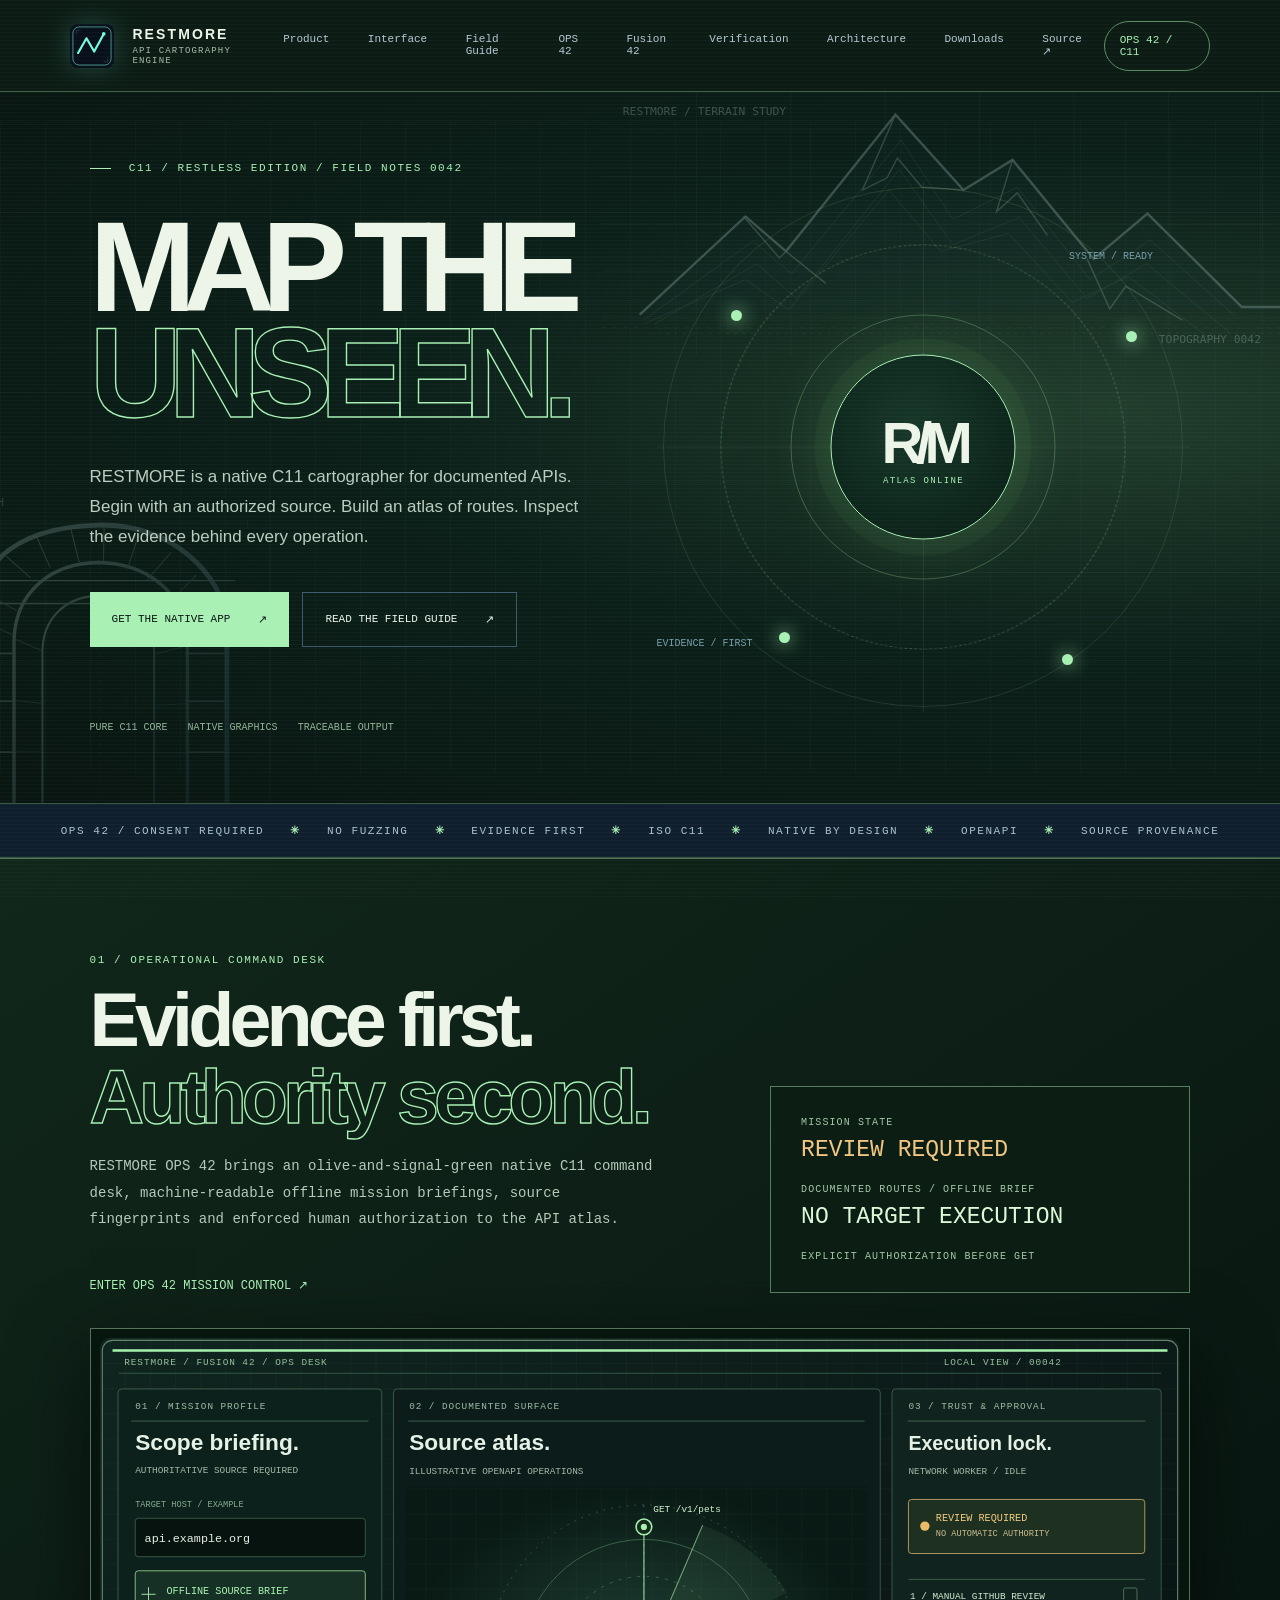
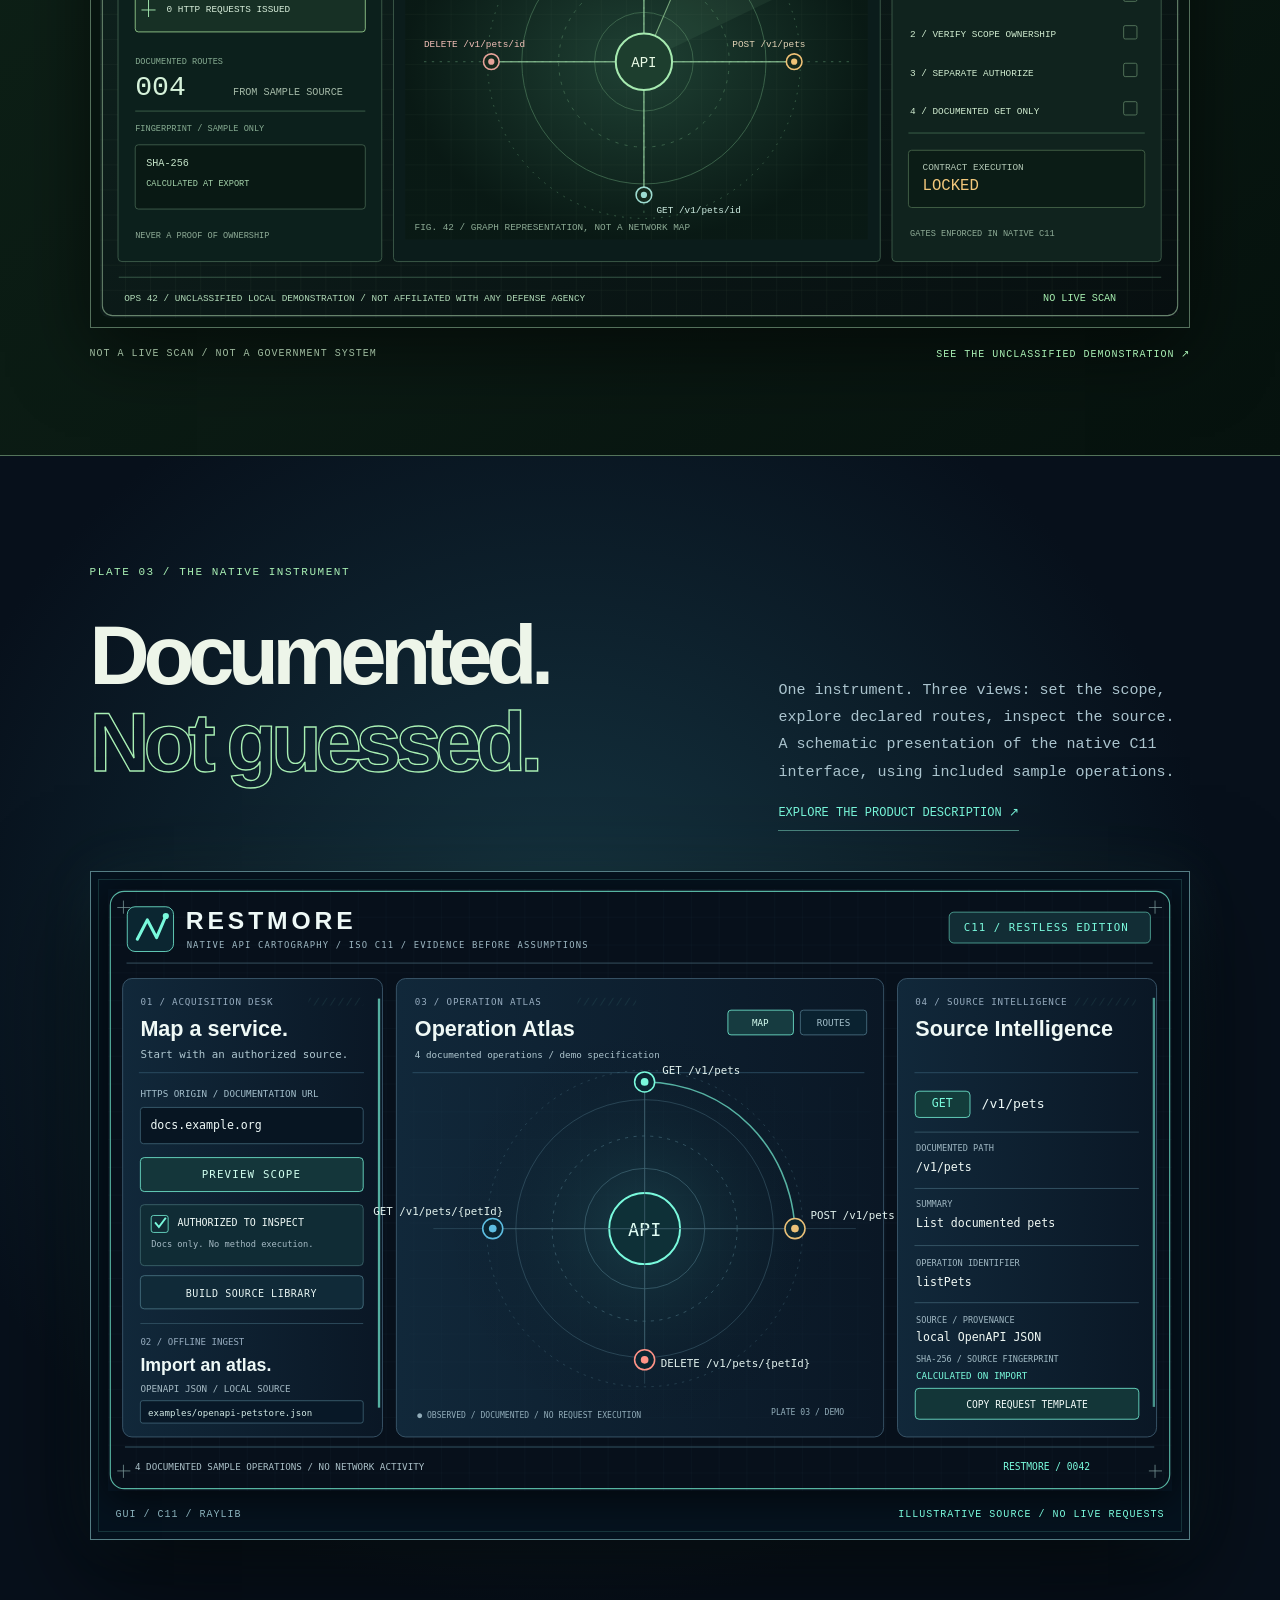
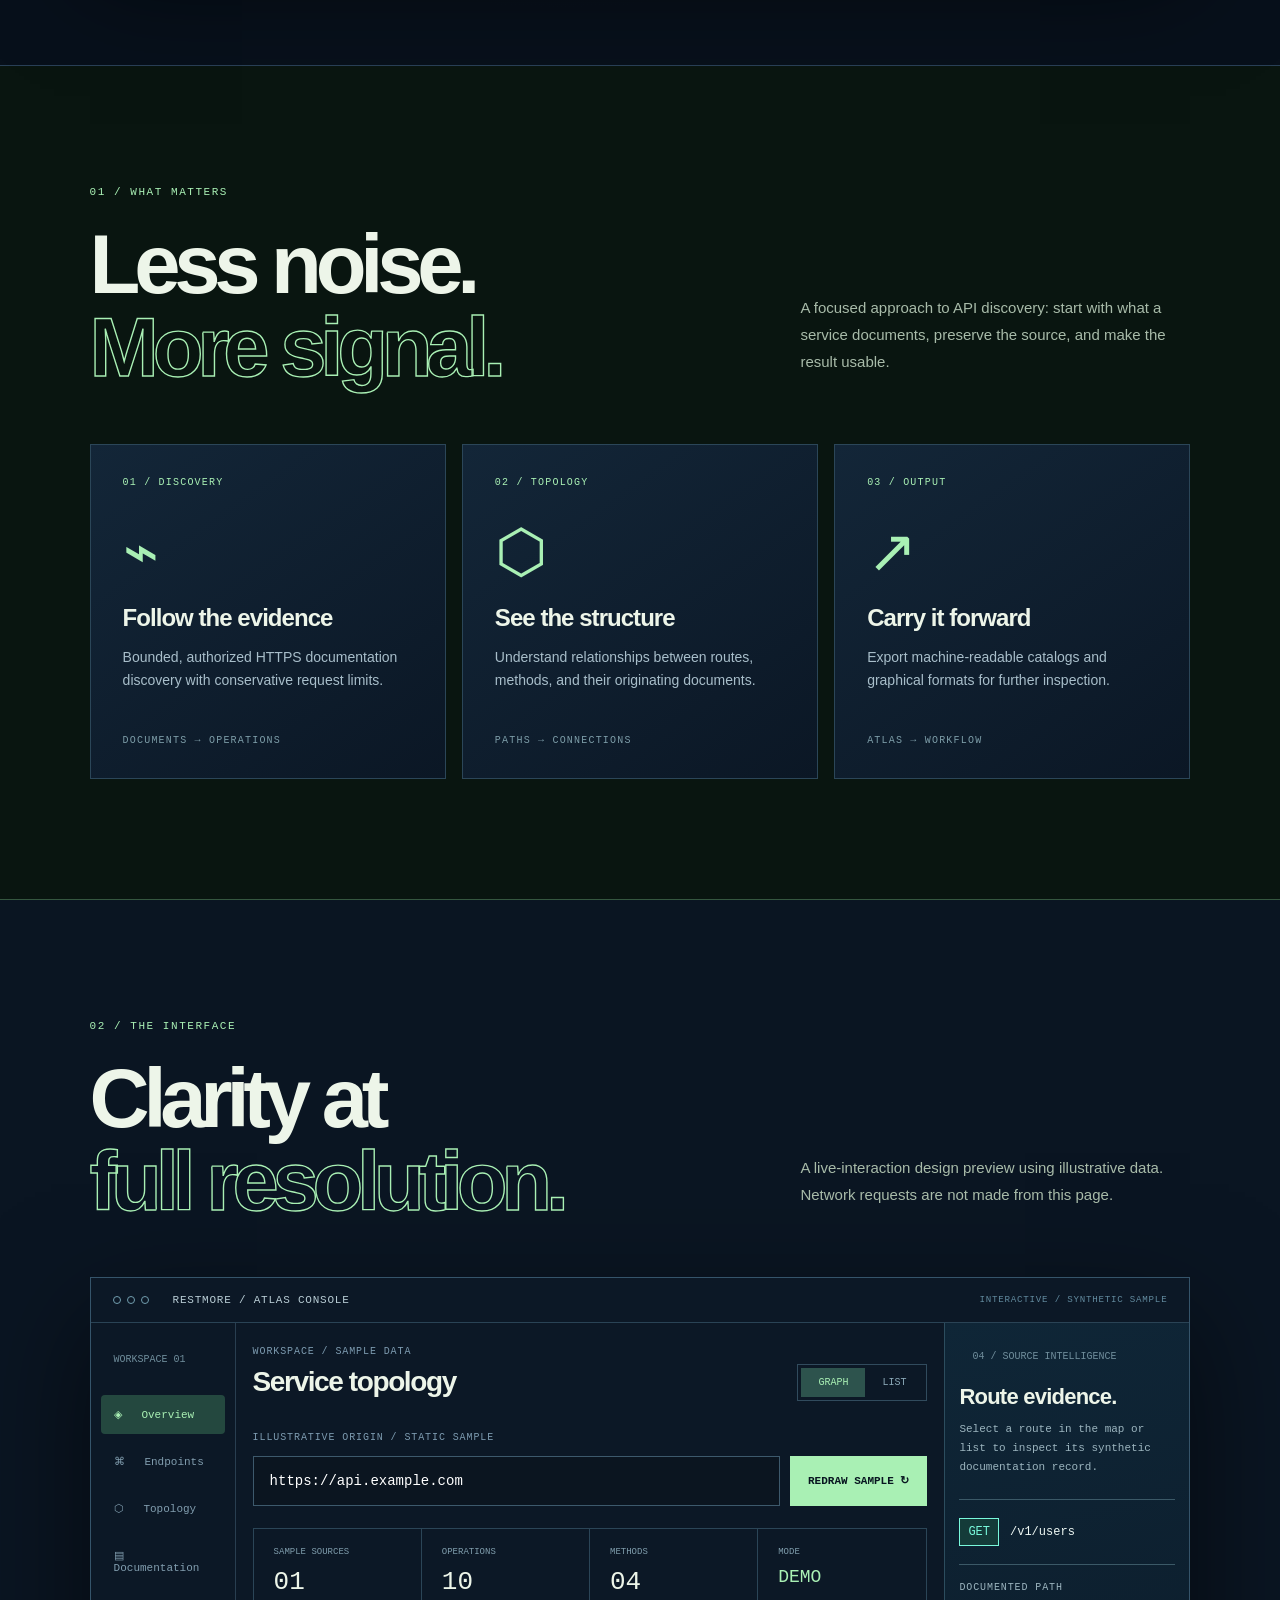
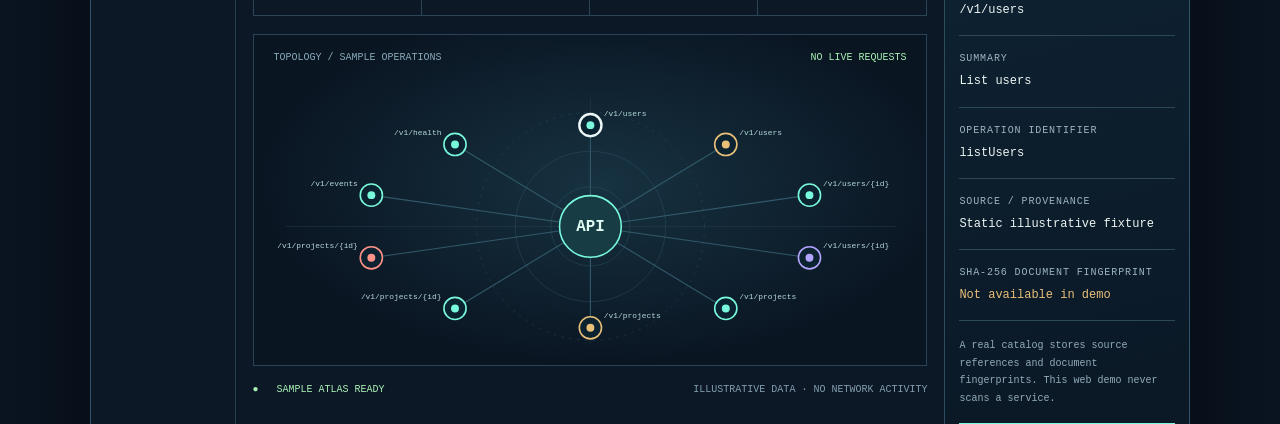
<file: index.html>
<!doctype html>
<html lang="en"><head><meta charset="utf-8">
<meta name="viewport" content="width=device-width,initial-scale=1">
<title>RESTMORE / MAP THE UNSEEN</title>
<meta http-equiv="refresh" content="0;url=./docs/">
<link rel="canonical" href="./docs/">
<style>body{background:#07101b;color:#eef9f7;font:16px system-ui,sans-serif;min-height:90vh;display:grid;place-items:center;text-align:center}a{color:#79f9dc}strong{font-size:clamp(32px,8vw,75px);letter-spacing:-.08em}</style>
</head><body><main><strong>R/M RESTMORE</strong><p>MAP THE UNSEEN.</p><p><a href="./docs/">Enter the API Atlas →</a></p></main></body></html>
</file>
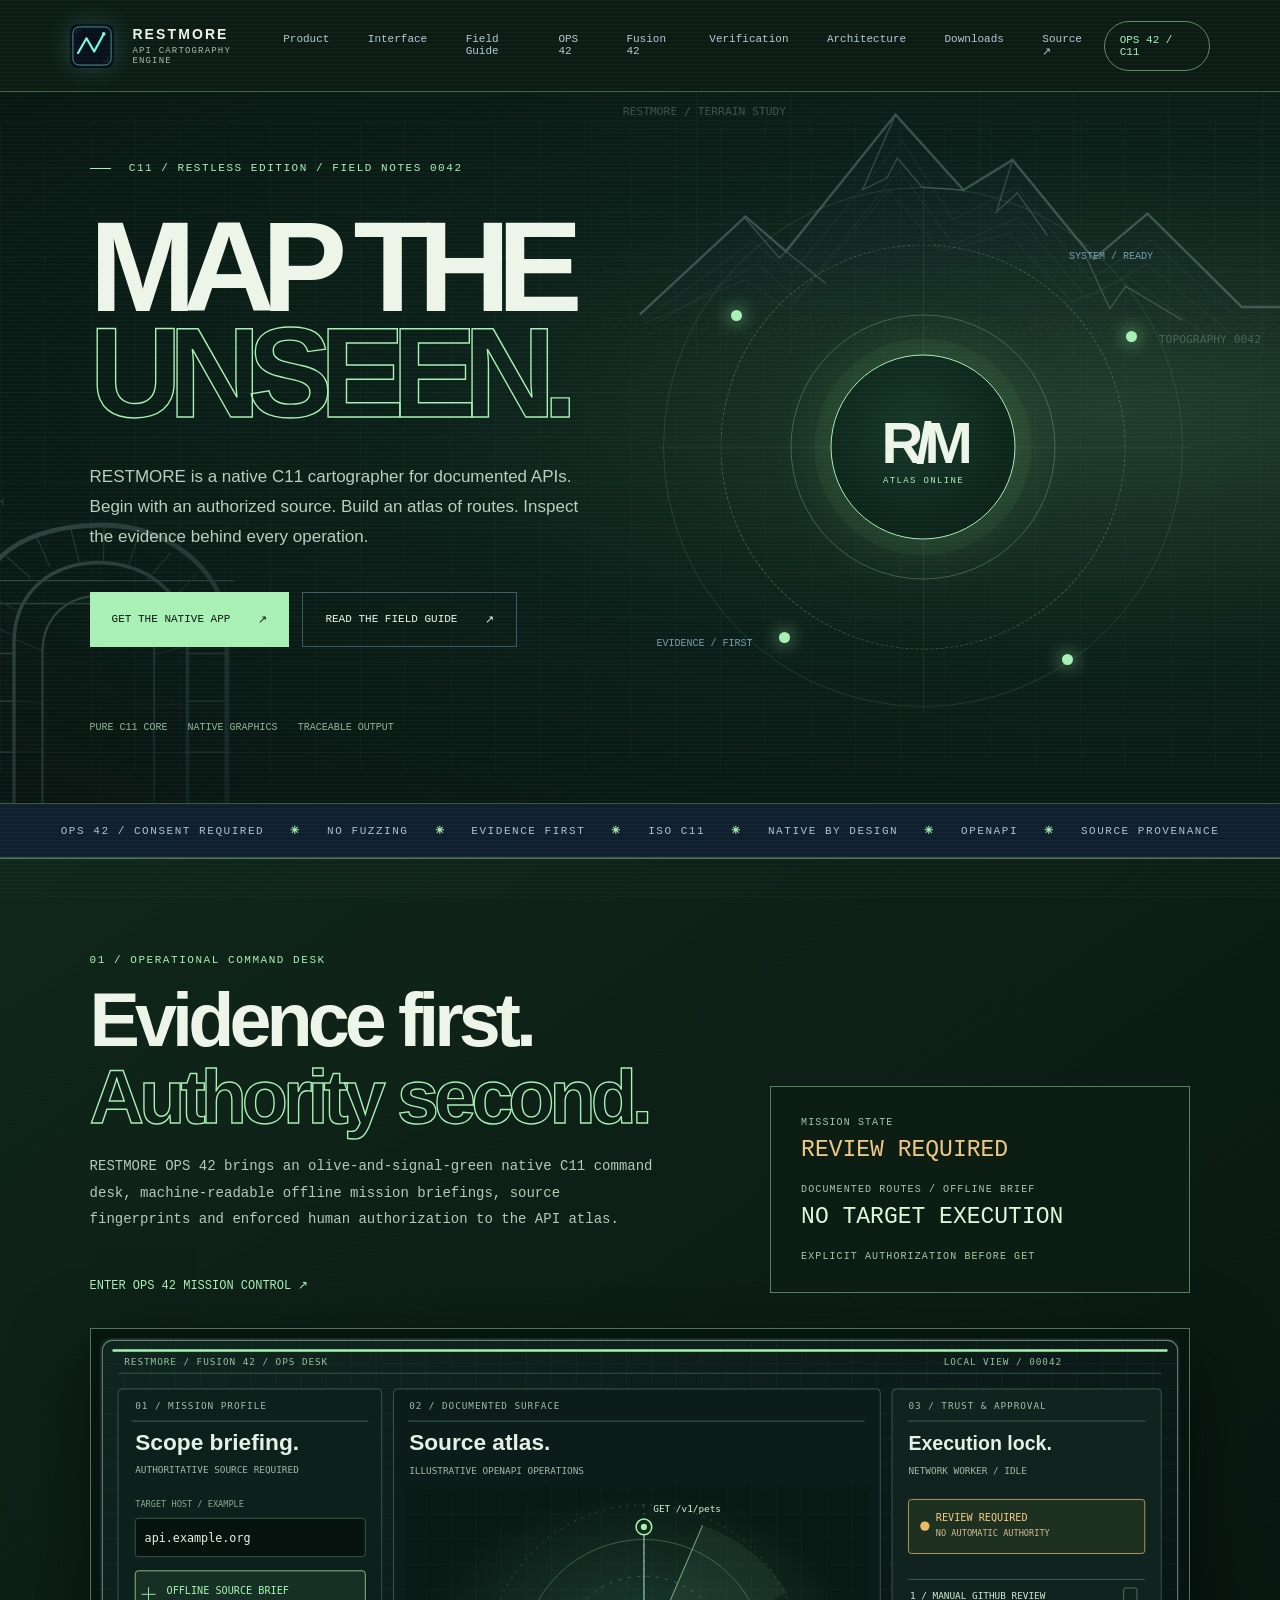
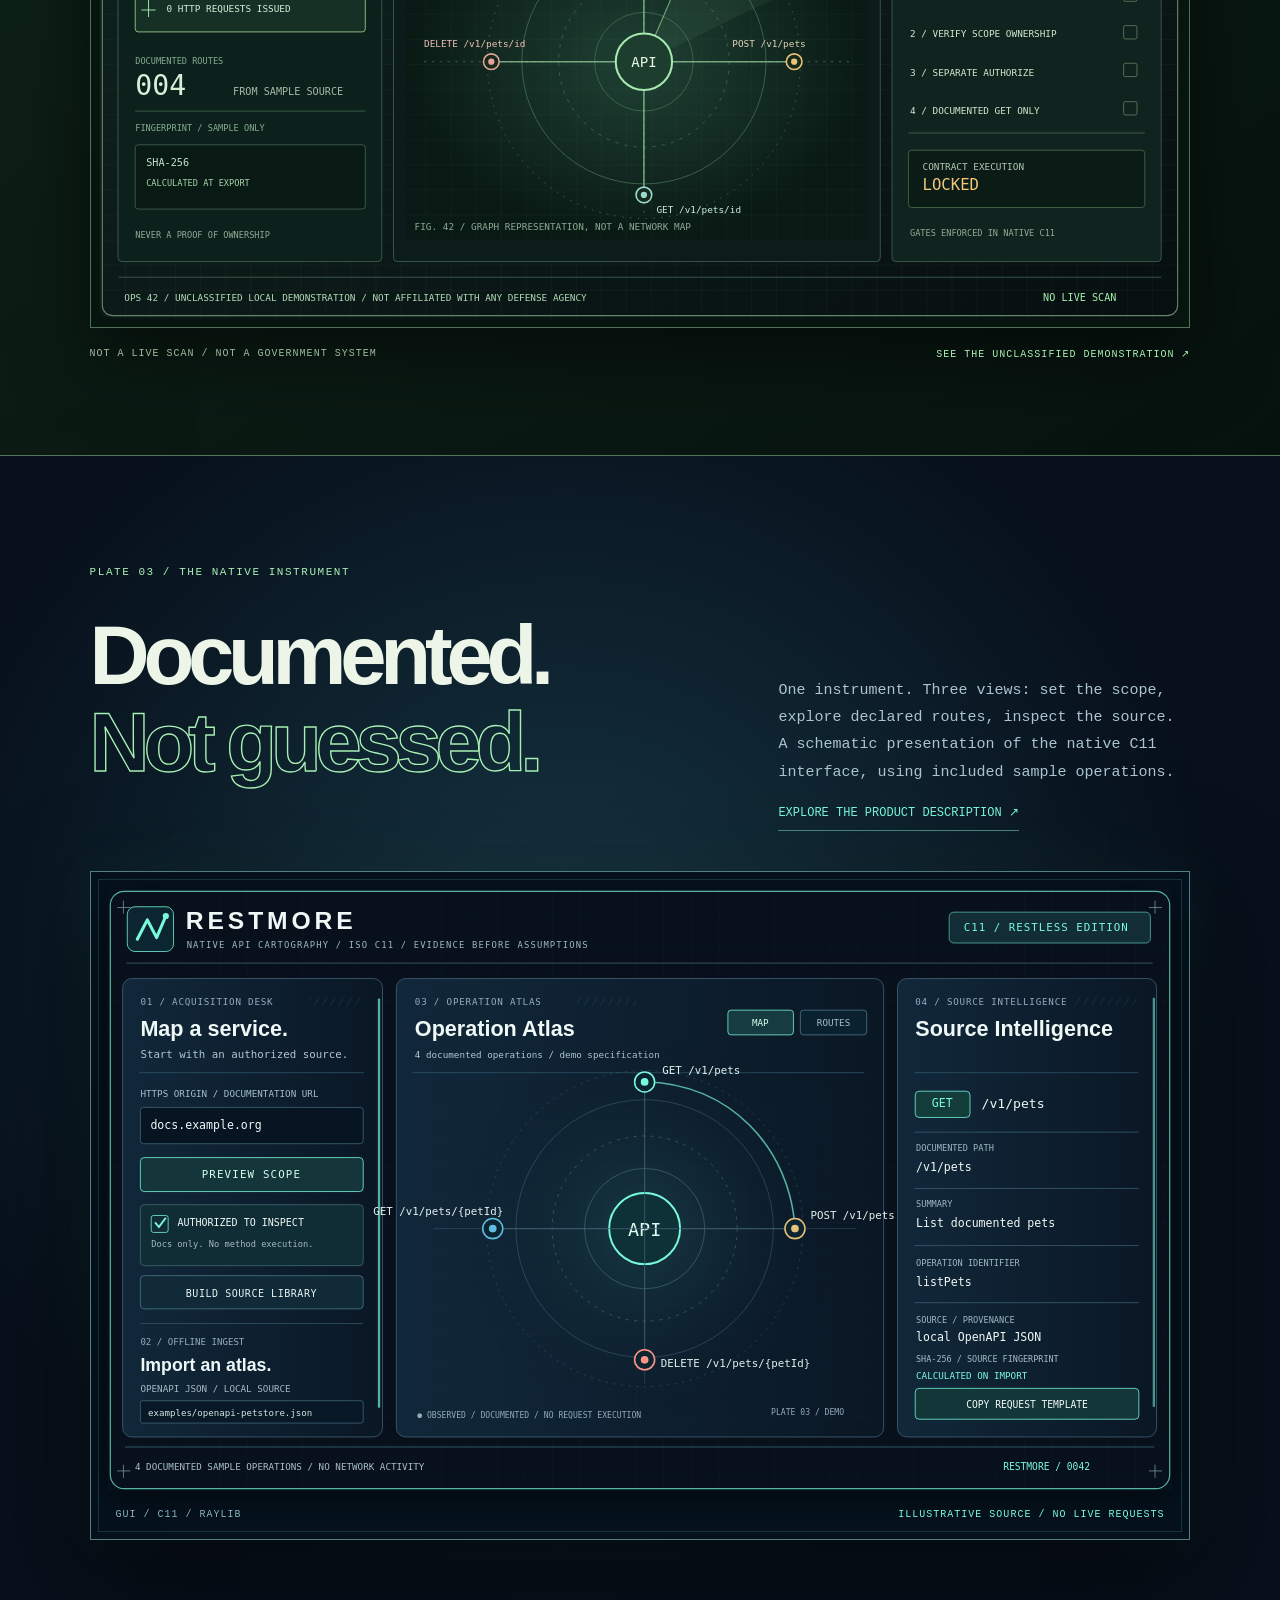
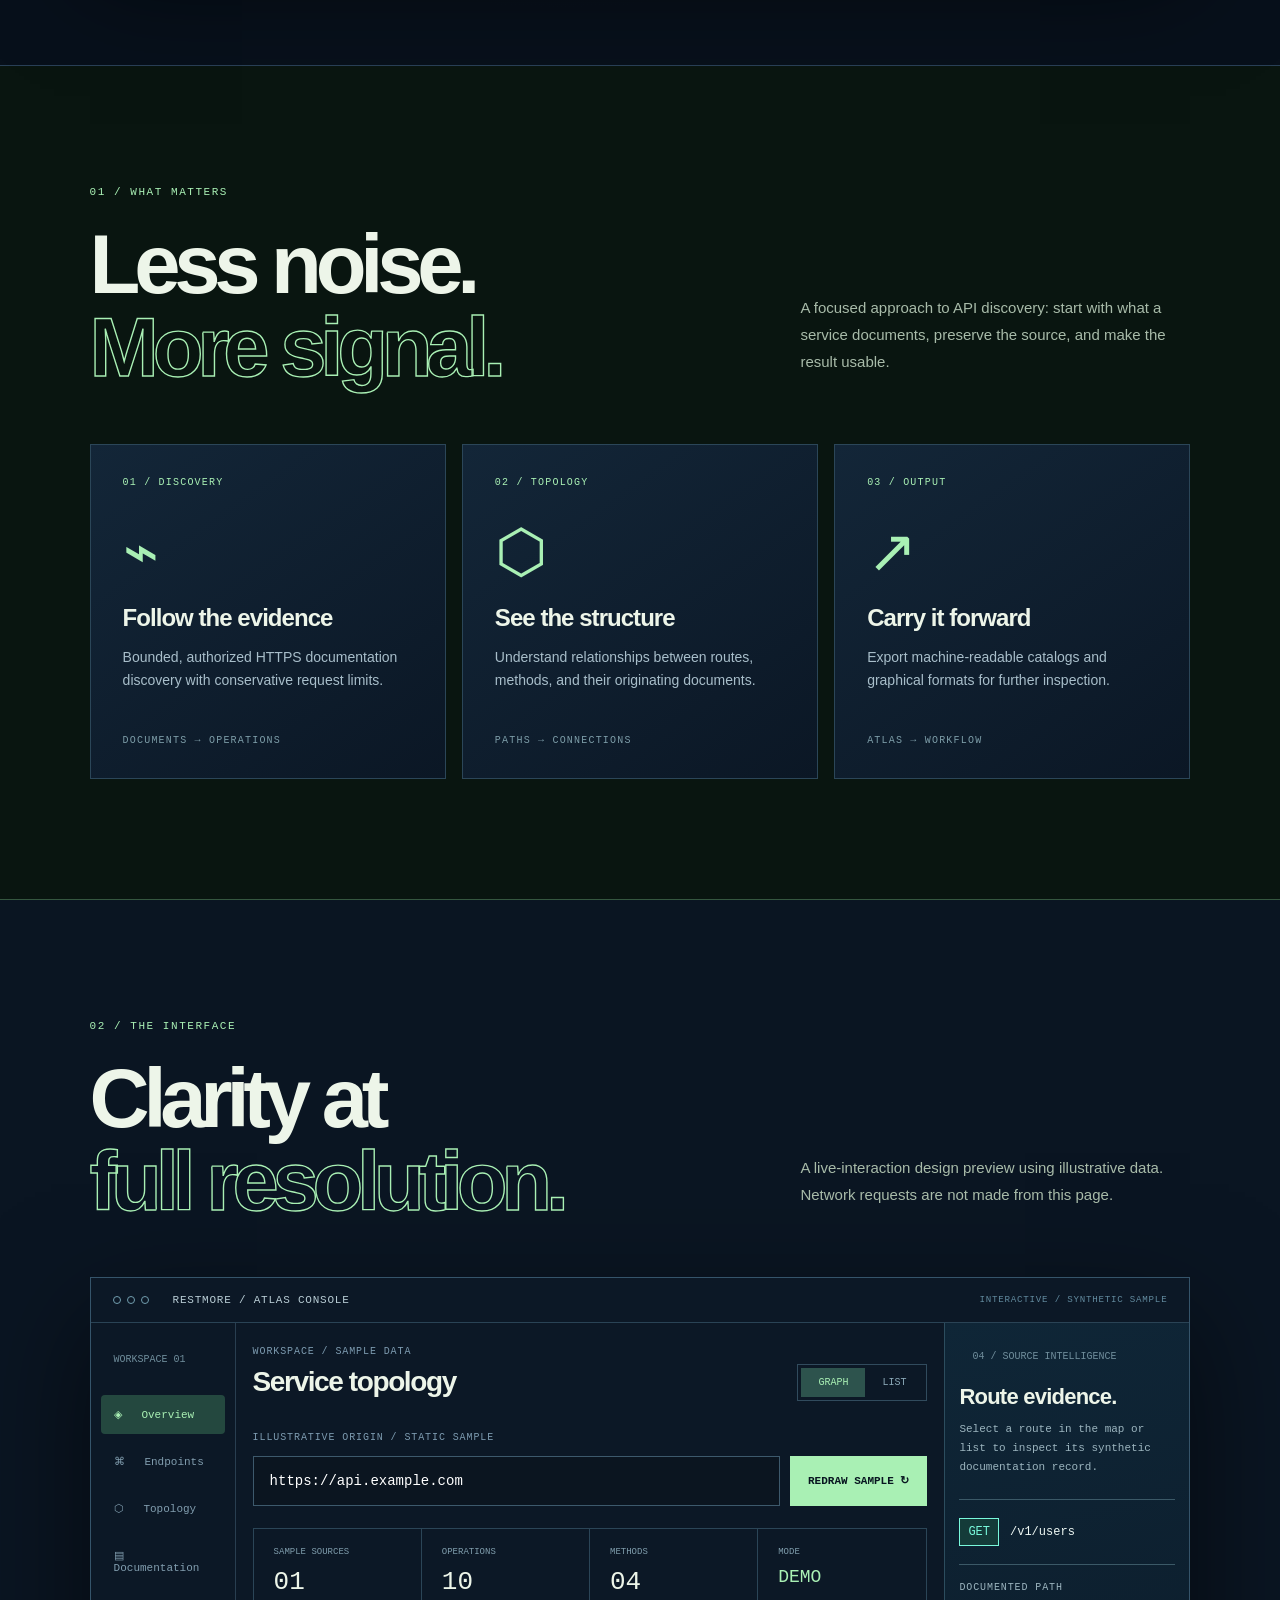
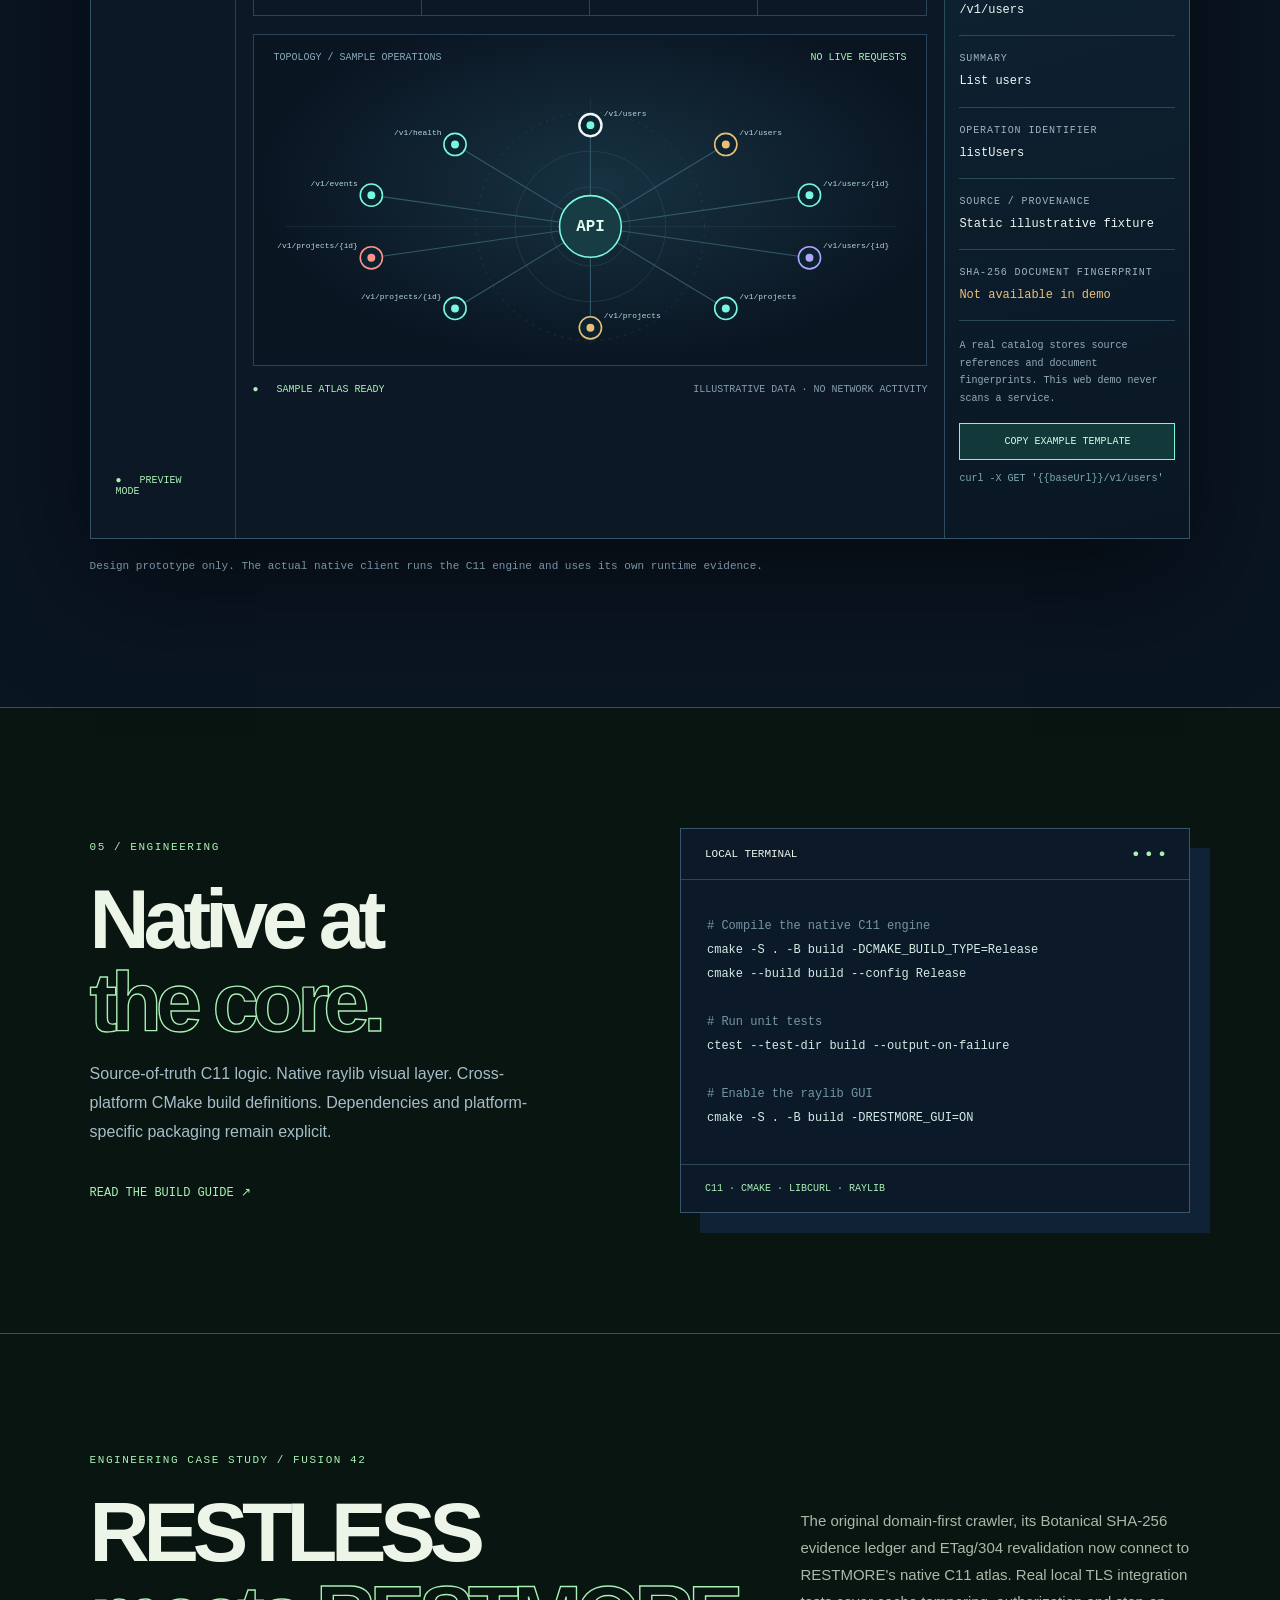
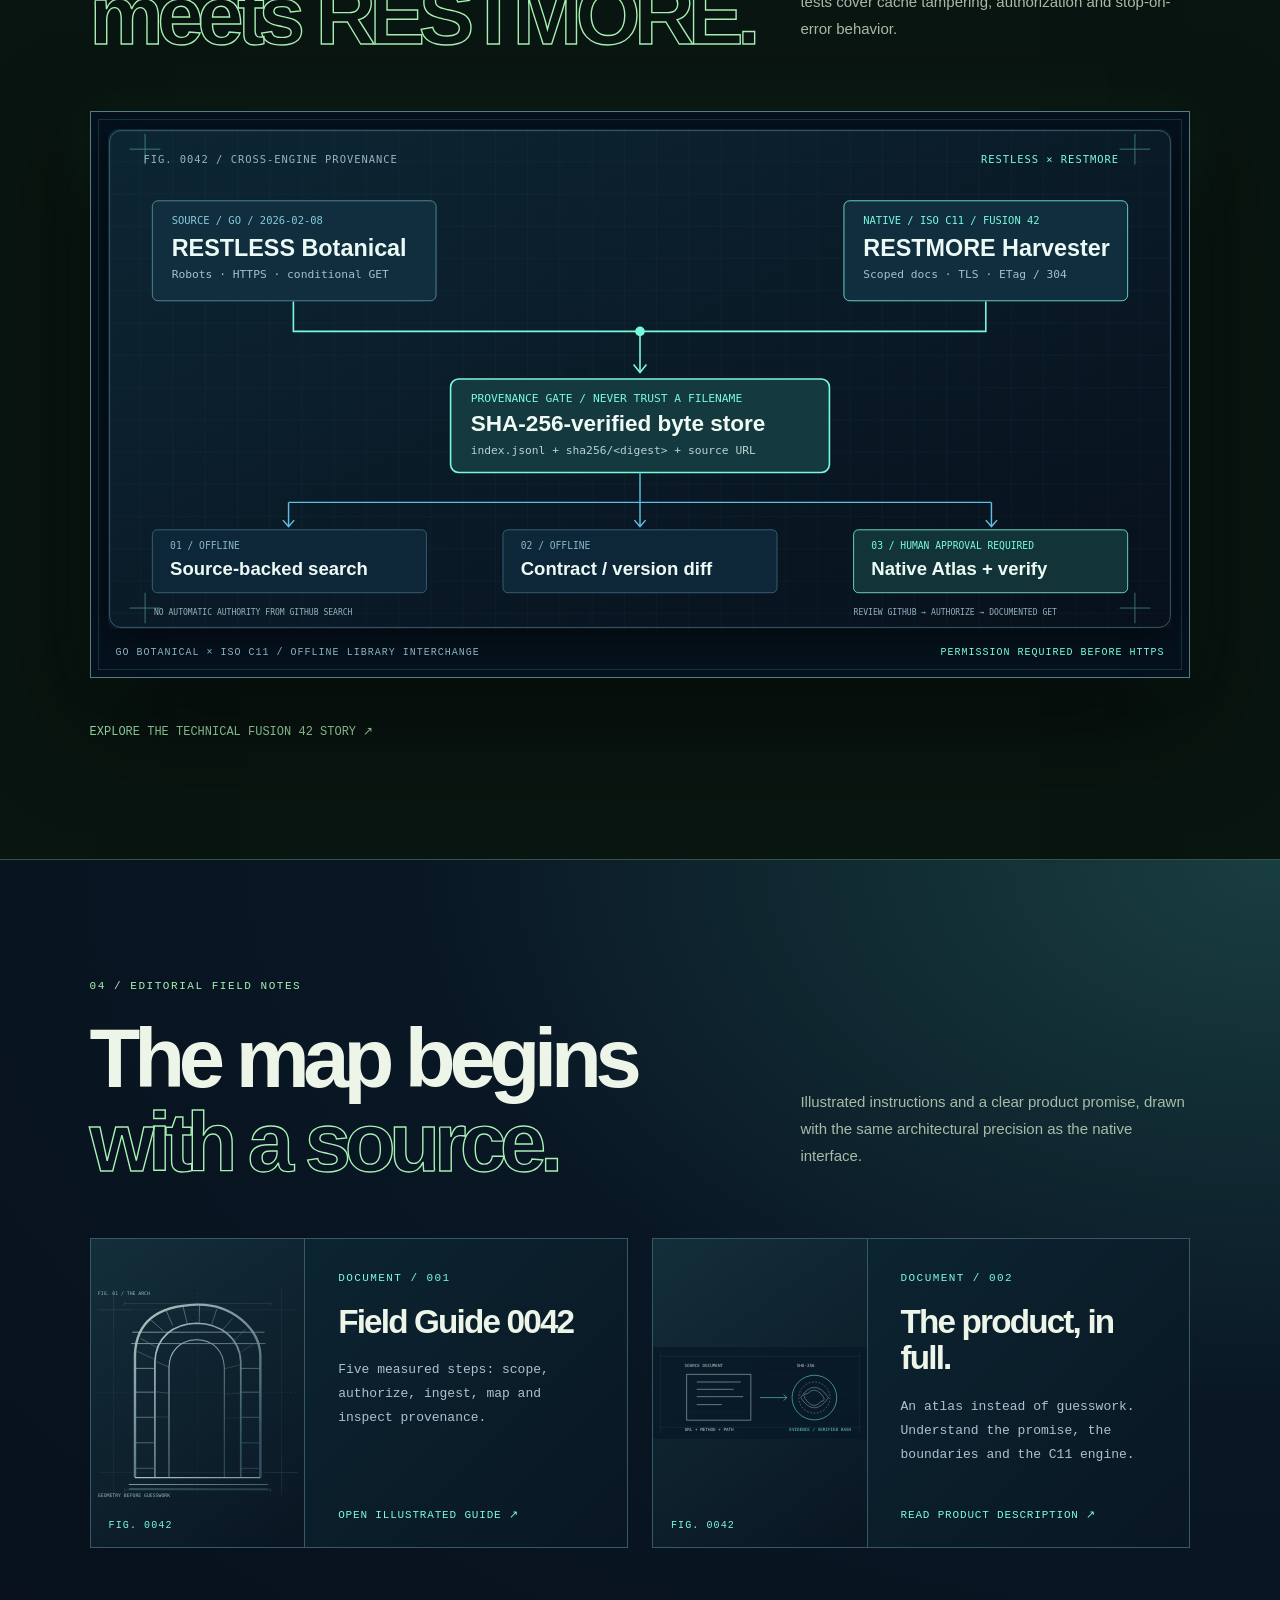
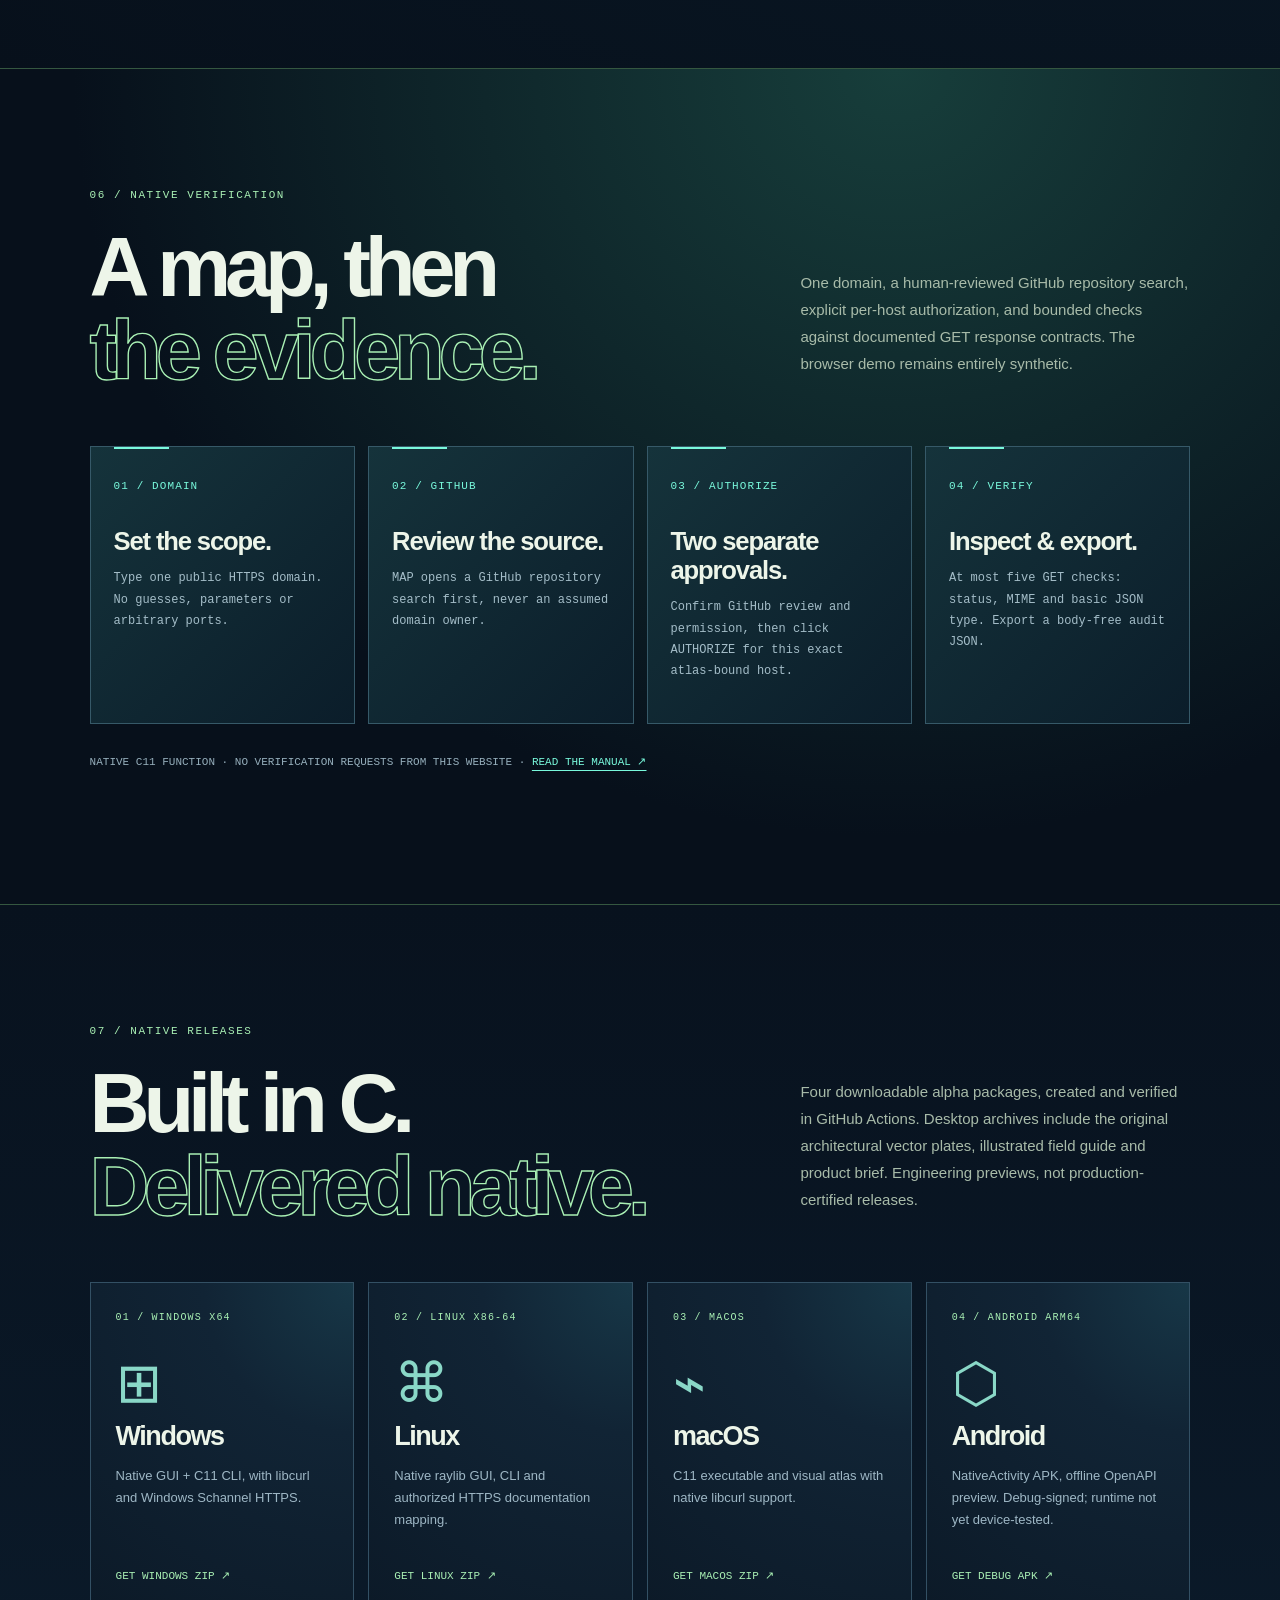
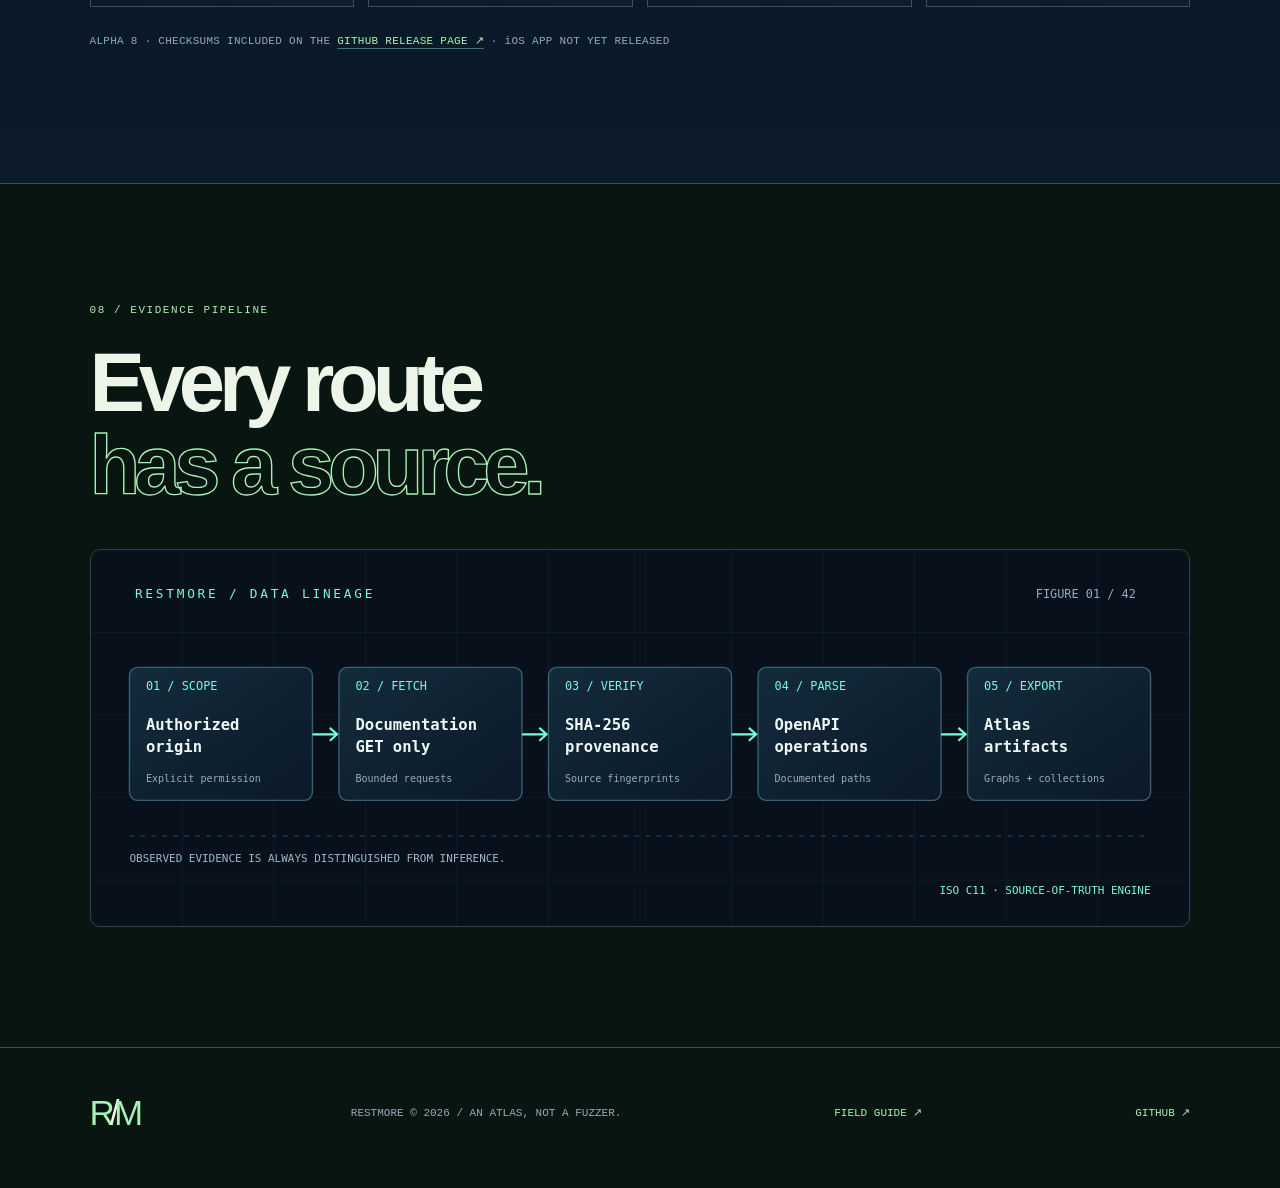
<file: docs/index.html>
<!doctype html>
<html lang="en"><head><meta charset="utf-8"><meta name="viewport" content="width=device-width,initial-scale=1">
<meta name="theme-color" content="#07101b"><meta name="description" content="RESTMORE. Evidence-first, native API cartography in C11.">
<title>RESTMORE / MAP THE UNSEEN.</title><link rel="icon" href="assets/restmore-mark.svg" type="image/svg+xml"><link rel="stylesheet" href="style.css"></head>
<body><header class="header"><a class="brand" href="#"><img class="brand-mark" src="assets/restmore-mark.svg" alt="" width="44" height="44"><span>RESTMORE<small>API CARTOGRAPHY ENGINE</small></span></a><nav><a href="product.html">Product</a><a href="#interface">Interface</a><a href="field-guide.html">Field Guide</a><a href="ops-42.html">OPS 42</a><a href="fusion-42.html">Fusion 42</a><a href="#verification">Verification</a><a href="#architecture">Architecture</a><a href="#downloads">Downloads</a><a href="https://github.com/bspippi1337/restmore">Source ↗</a></nav><span class="version">OPS 42 / C11</span></header>
<main><section class="hero"><img class="hero-engraving" src="assets/engraved-arch.svg" alt="" aria-hidden="true"><img class="hero-terrain" src="assets/mountain-section.svg" alt="" aria-hidden="true"><div class="hero-copy"><div class="eyebrow"><i></i> C11 / RESTLESS EDITION / FIELD NOTES 0042</div><h1>MAP THE<br><em>UNSEEN.</em></h1><p>RESTMORE is a native C11 cartographer for documented APIs. Begin with an authorized source. Build an atlas of routes. Inspect the evidence behind every operation.</p><div class="buttons"><a class="primary" href="#downloads">GET THE NATIVE APP <span>↗</span></a><a class="outline" href="field-guide.html">READ THE FIELD GUIDE <span>↗</span></a></div><div class="hero-meta"><span>PURE C11 CORE</span><span>NATIVE GRAPHICS</span><span>TRACEABLE OUTPUT</span></div></div><div class="orbital" aria-label="Abstract concentric node network"><div class="orbit o1"></div><div class="orbit o2"></div><div class="orbit o3"></div><div class="center"><b>R/M</b><small>ATLAS ONLINE</small></div><span class="node n1"></span><span class="node n2"></span><span class="node n3"></span><span class="node n4"></span><div class="datum d1">SYSTEM / READY</div><div class="datum d2">EVIDENCE / FIRST</div></div></section>
<div class="ribbon">OPS 42 / CONSENT REQUIRED <b>✳</b> NO FUZZING <b>✳</b> EVIDENCE FIRST <b>✳</b> ISO C11 <b>✳</b> NATIVE BY DESIGN <b>✳</b> OPENAPI <b>✳</b> SOURCE PROVENANCE</div>
<section class="ops42-site" aria-labelledby="ops42-title"><div class="ops42-site-intro"><div><div class="eyebrow">01 / OPERATIONAL COMMAND DESK</div><h2 id="ops42-title">Evidence first.<br><em>Authority second.</em></h2><p>RESTMORE OPS 42 brings an olive-and-signal-green native C11 command desk, machine-readable offline mission briefings, source fingerprints and enforced human authorization to the API atlas.</p><a class="text-link" href="ops-42.html">ENTER OPS 42 MISSION CONTROL ↗</a></div><div class="ops42-site-status"><span>MISSION STATE</span><strong>REVIEW REQUIRED</strong><span>DOCUMENTED ROUTES / OFFLINE BRIEF</span><strong>NO TARGET EXECUTION</strong><span>EXPLICIT AUTHORIZATION BEFORE GET</span></div></div><a href="ops-42.html" class="ops42-site-illustration"><img src="assets/ops-42-console.svg" alt="Original illustrative OPS 42 command console with a documented-route atlas, source evidence and locked human authorization." loading="lazy"></a><div class="ops42-site-foot">NOT A LIVE SCAN / NOT A GOVERNMENT SYSTEM <span>SEE THE UNCLASSIFIED DEMONSTRATION ↗</span></div></section><section class="showcase" aria-labelledby="showcase-title">
<div class="showcase-heading"><div class="eyebrow">PLATE 03 / THE NATIVE INSTRUMENT</div><h2 id="showcase-title">Documented.<br><em>Not guessed.</em></h2><p>One instrument. Three views: set the scope, explore declared routes, inspect the source. A schematic presentation of the native C11 interface, using included sample operations.</p><a class="showcase-link" href="product.html">EXPLORE THE PRODUCT DESCRIPTION ↗</a></div>
<div class="showcase-frame"><img src="assets/native-console-plate.svg" alt="RESTMORE native interface illustration: acquisition desk, orbital operation atlas, and source intelligence inspector. Uses illustrative OpenAPI petstore data." loading="eager" decoding="async"><div class="showcase-frame-footer"><span>GUI / C11 / RAYLIB</span><span>ILLUSTRATIVE SOURCE / NO LIVE REQUESTS</span></div></div>
</section><section class="section" id="mission"><div class="section-head"><div><div class="eyebrow">01 / WHAT MATTERS</div><h2>Less noise.<br><em>More signal.</em></h2></div><p>A focused approach to API discovery: start with what a service documents, preserve the source, and make the result usable.</p></div><div class="cards"><article><div class="index">01 / DISCOVERY</div><div class="symbol">⌁</div><h3>Follow the evidence</h3><p>Bounded, authorized HTTPS documentation discovery with conservative request limits.</p><footer>DOCUMENTS → OPERATIONS</footer></article><article><div class="index">02 / TOPOLOGY</div><div class="symbol">⬡</div><h3>See the structure</h3><p>Understand relationships between routes, methods, and their originating documents.</p><footer>PATHS → CONNECTIONS</footer></article><article><div class="index">03 / OUTPUT</div><div class="symbol">↗</div><h3>Carry it forward</h3><p>Export machine-readable catalogs and graphical formats for further inspection.</p><footer>ATLAS → WORKFLOW</footer></article></div></section>
<section class="section interface" id="interface"><div class="section-head"><div><div class="eyebrow">02 / THE INTERFACE</div><h2>Clarity at<br><em>full resolution.</em></h2></div><p>A live-interaction design preview using illustrative data. Network requests are not made from this page.</p></div><div class="app"><div class="app-title"><span><i></i><i></i><i></i></span> RESTMORE / ATLAS CONSOLE <small>INTERACTIVE / SYNTHETIC SAMPLE</small></div><div class="app-inner"><aside><div class="sidebar-label">WORKSPACE 01</div><div class="active">◈ &nbsp; Overview</div><div>⌘ &nbsp; Endpoints</div><div>⬡ &nbsp; Topology</div><div>▤ &nbsp; Documentation</div><div class="sidebar-status">● &nbsp; PREVIEW MODE</div></aside><div class="canvas"><div class="canvas-top"><div><small>WORKSPACE / SAMPLE DATA</small><h3>Service topology</h3></div><div class="switch"><button class="selected" data-mode="graph" type="button" aria-pressed="true">GRAPH</button><button data-mode="list" type="button" aria-pressed="false">LIST</button></div></div><label for="origin">ILLUSTRATIVE ORIGIN / STATIC SAMPLE</label><div class="target"><input id="origin" value="https://api.example.com" aria-label="Illustrative source, not a live target" readonly><button id="render" type="button">REDRAW SAMPLE ↻</button></div><div class="stats"><div><small>SAMPLE SOURCES</small><strong>01</strong></div><div><small>OPERATIONS</small><strong>10</strong></div><div><small>METHODS</small><strong>04</strong></div><div><small>MODE</small><strong class="mint">DEMO</strong></div></div><div class="viz" id="viz"><div class="viz-label">TOPOLOGY / SAMPLE OPERATIONS <span>NO LIVE REQUESTS</span></div><svg id="graph" viewBox="0 0 850 330" role="img" aria-label="Illustrative API topology"><g id="edges"></g><g id="vertices"></g></svg></div><div class="list" id="list" hidden></div><div class="bottom">● &nbsp; SAMPLE ATLAS READY <span>ILLUSTRATIVE DATA · NO NETWORK ACTIVITY</span></div></div>
<section class="web-inspector" aria-label="Illustrative source intelligence"><span class="sidebar-label">04 / SOURCE INTELLIGENCE</span><h3>Route evidence.</h3><p class="inspector-intro">Select a route in the map or list to inspect its synthetic documentation record.</p>
<div class="inspector-method-row"><span id="inspector-method" class="inspector-method" data-method="GET">GET</span><code id="inspector-path">/v1/users</code></div>
<dl><dt>DOCUMENTED PATH</dt><dd id="inspector-path-detail">/v1/users</dd><dt>SUMMARY</dt><dd id="inspector-summary">List users</dd><dt>OPERATION IDENTIFIER</dt><dd id="inspector-id">listUsers</dd><dt>SOURCE / PROVENANCE</dt><dd>Static illustrative fixture</dd><dt>SHA-256 DOCUMENT FINGERPRINT</dt><dd class="inspector-caution">Not available in demo</dd></dl>
<p class="inspector-note">A real catalog stores source references and document fingerprints. This web demo never scans a service.</p>
<button id="copy-template" class="copy-template" type="button">COPY EXAMPLE TEMPLATE</button>
<code id="inspector-template" class="inspector-template">curl -X GET '{{baseUrl}}/v1/users'</code>
<span id="copy-status" class="copy-status" role="status" aria-live="polite"></span>
</section></div></div><p class="disclaimer">Design prototype only. The actual native client runs the C11 engine and uses its own runtime evidence.</p></section>
<section class="section architecture" id="architecture"><div><div class="eyebrow">05 / ENGINEERING</div><h2>Native at<br><em>the core.</em></h2><p>Source-of-truth C11 logic. Native raylib visual layer. Cross-platform CMake build definitions. Dependencies and platform-specific packaging remain explicit.</p><a href="https://github.com/bspippi1337/restmore/blob/main/docs/BUILD.md" class="text-link">READ THE BUILD GUIDE ↗</a></div><div class="terminal"><div class="terminal-title">LOCAL TERMINAL <span>● ● ●</span></div><pre><code><span># Compile the native C11 engine</span>
cmake -S . -B build -DCMAKE_BUILD_TYPE=Release
cmake --build build --config Release

<span># Run unit tests</span>
ctest --test-dir build --output-on-failure

<span># Enable the raylib GUI</span>
cmake -S . -B build -DRESTMORE_GUI=ON</code></pre><div class="terminal-end">C11 · CMAKE · LIBCURL · RAYLIB</div></div></section><section class="section" id="fusion-42" aria-labelledby="fusion-42-title">
<div class="section-head"><div><div class="eyebrow">ENGINEERING CASE STUDY / FUSION 42</div><h2 id="fusion-42-title">RESTLESS<br><em>meets RESTMORE.</em></h2></div><p>The original domain-first crawler, its Botanical SHA-256 evidence ledger and ETag/304 revalidation now connect to RESTMORE's native C11 atlas. Real local TLS integration tests cover cache tampering, authorization and stop-on-error behavior.</p></div>
<div class="showcase-frame"><img src="assets/fusion-42-pipeline.svg" loading="lazy" alt="Architecture diagram of RESTLESS Botanical and RESTMORE C11 sharing SHA-256-verified documentation with controlled contract verification."><div class="showcase-frame-footer"><span>GO BOTANICAL × ISO C11 / OFFLINE LIBRARY INTERCHANGE</span><span>PERMISSION REQUIRED BEFORE HTTPS</span></div></div>
<div style="padding-top:24px"><a class="text-link" href="fusion-42.html">EXPLORE THE TECHNICAL FUSION 42 STORY ↗</a></div>
</section><section class="section field-notes" id="guide"><div class="section-head"><div><div class="eyebrow">04 / EDITORIAL FIELD NOTES</div><h2>The map begins<br><em>with a source.</em></h2></div><p>Illustrated instructions and a clear product promise, drawn with the same architectural precision as the native interface.</p></div><div class="field-notes-grid"><a class="field-note" href="field-guide.html"><div class="field-note-art"><img src="assets/engraved-arch.svg" alt="Graphite-style architectural arch illustration, symbolizing an authorized starting point." loading="lazy"></div><div class="field-note-body"><span>DOCUMENT / 001</span><h3>Field Guide 0042</h3><p>Five measured steps: scope, authorize, ingest, map and inspect provenance.</p><strong>OPEN ILLUSTRATED GUIDE ↗</strong></div></a><a class="field-note" href="product.html"><div class="field-note-art"><img src="assets/evidence-ledger.svg" alt="Original evidence ledger illustration from document to SHA-256 fingerprint." loading="lazy"></div><div class="field-note-body"><span>DOCUMENT / 002</span><h3>The product, in full.</h3><p>An atlas instead of guesswork. Understand the promise, the boundaries and the C11 engine.</p><strong>READ PRODUCT DESCRIPTION ↗</strong></div></a></div></section><section class="section verify-showcase" id="verification"><div class="section-head"><div><div class="eyebrow">06 / NATIVE VERIFICATION</div><h2>A map, then<br><em>the evidence.</em></h2></div><p>One domain, a human-reviewed GitHub repository search, explicit per-host authorization, and bounded checks against documented GET response contracts. The browser demo remains entirely synthetic.</p></div><div class="verify-steps"><article><span>01 / DOMAIN</span><h3>Set the scope.</h3><p>Type one public HTTPS domain. No guesses, parameters or arbitrary ports.</p></article><article><span>02 / GITHUB</span><h3>Review the source.</h3><p>MAP opens a GitHub repository search first, never an assumed domain owner.</p></article><article><span>03 / AUTHORIZE</span><h3>Two separate approvals.</h3><p>Confirm GitHub review and permission, then click AUTHORIZE for this exact atlas-bound host.</p></article><article><span>04 / VERIFY</span><h3>Inspect &amp; export.</h3><p>At most five GET checks: status, MIME and basic JSON type. Export a body-free audit JSON.</p></article></div><p class="verify-note">NATIVE C11 FUNCTION · NO VERIFICATION REQUESTS FROM THIS WEBSITE · <a href="https://github.com/bspippi1337/restmore/blob/main/docs/CONTRACT-VERIFICATION.md">READ THE MANUAL ↗</a></p></section><section class="section download-section" id="downloads">
<div class="section-head"><div><div class="eyebrow">07 / NATIVE RELEASES</div><h2>Built in C.<br><em>Delivered native.</em></h2></div><p>Four downloadable alpha packages, created and verified in GitHub Actions. Desktop archives include the original architectural vector plates, illustrated field guide and product brief. Engineering previews, not production-certified releases.</p></div>
<div class="download-grid">
<a class="download-card" href="https://github.com/bspippi1337/restmore/releases/download/v0.1.0-alpha.8/restmore-v0.1.0-alpha.8-windows-x64-https.zip"><span class="platform">01 / WINDOWS X64</span><span class="platform-mark">⊞</span><strong>Windows</strong><p>Native GUI + C11 CLI, with libcurl and Windows Schannel HTTPS.</p><span class="download-link">GET WINDOWS ZIP ↗</span></a>
<a class="download-card" href="https://github.com/bspippi1337/restmore/releases/download/v0.1.0-alpha.8/restmore-v0.1.0-alpha.8-linux-x86_64.zip"><span class="platform">02 / LINUX X86-64</span><span class="platform-mark">⌘</span><strong>Linux</strong><p>Native raylib GUI, CLI and authorized HTTPS documentation mapping.</p><span class="download-link">GET LINUX ZIP ↗</span></a>
<a class="download-card" href="https://github.com/bspippi1337/restmore/releases/download/v0.1.0-alpha.8/restmore-v0.1.0-alpha.8-macos-native.zip"><span class="platform">03 / MACOS</span><span class="platform-mark">⌁</span><strong>macOS</strong><p>C11 executable and visual atlas with native libcurl support.</p><span class="download-link">GET MACOS ZIP ↗</span></a>
<a class="download-card" href="https://github.com/bspippi1337/restmore/releases/download/v0.1.0-alpha.8/restmore-v0.1.0-alpha.8-android-arm64-debug.apk"><span class="platform">04 / ANDROID ARM64</span><span class="platform-mark">⬡</span><strong>Android</strong><p>NativeActivity APK, offline OpenAPI preview. Debug-signed; runtime not yet device-tested.</p><span class="download-link">GET DEBUG APK ↗</span></a>
</div>
<p class="download-disclaimer">ALPHA 8 · CHECKSUMS INCLUDED ON THE <a href="https://github.com/bspippi1337/restmore/releases/tag/v0.1.0-alpha.8">GITHUB RELEASE PAGE ↗</a> · iOS APP NOT YET RELEASED</p>
</section><section class="section evidence"><div class="eyebrow">08 / EVIDENCE PIPELINE</div><h2>Every route<br><em>has a source.</em></h2><img src="assets/evidence-pipeline.svg" style="display:block;width:100%;margin-top:42px;border:1px solid #294057;border-radius:10px" alt="Five-stage RESTMORE pipeline: authorized scope, bounded documentation fetch, SHA-256 provenance, OpenAPI parsing, atlas exports." loading="lazy"></section></main><footer class="footer"><strong>R<span>/</span>M</strong><span>RESTMORE © 2026 / AN ATLAS, NOT A FUZZER.</span><a href="field-guide.html">FIELD GUIDE ↗</a><a href="https://github.com/bspippi1337/restmore">GITHUB ↗</a></footer><script src="app.js"></script></body></html>
</file>
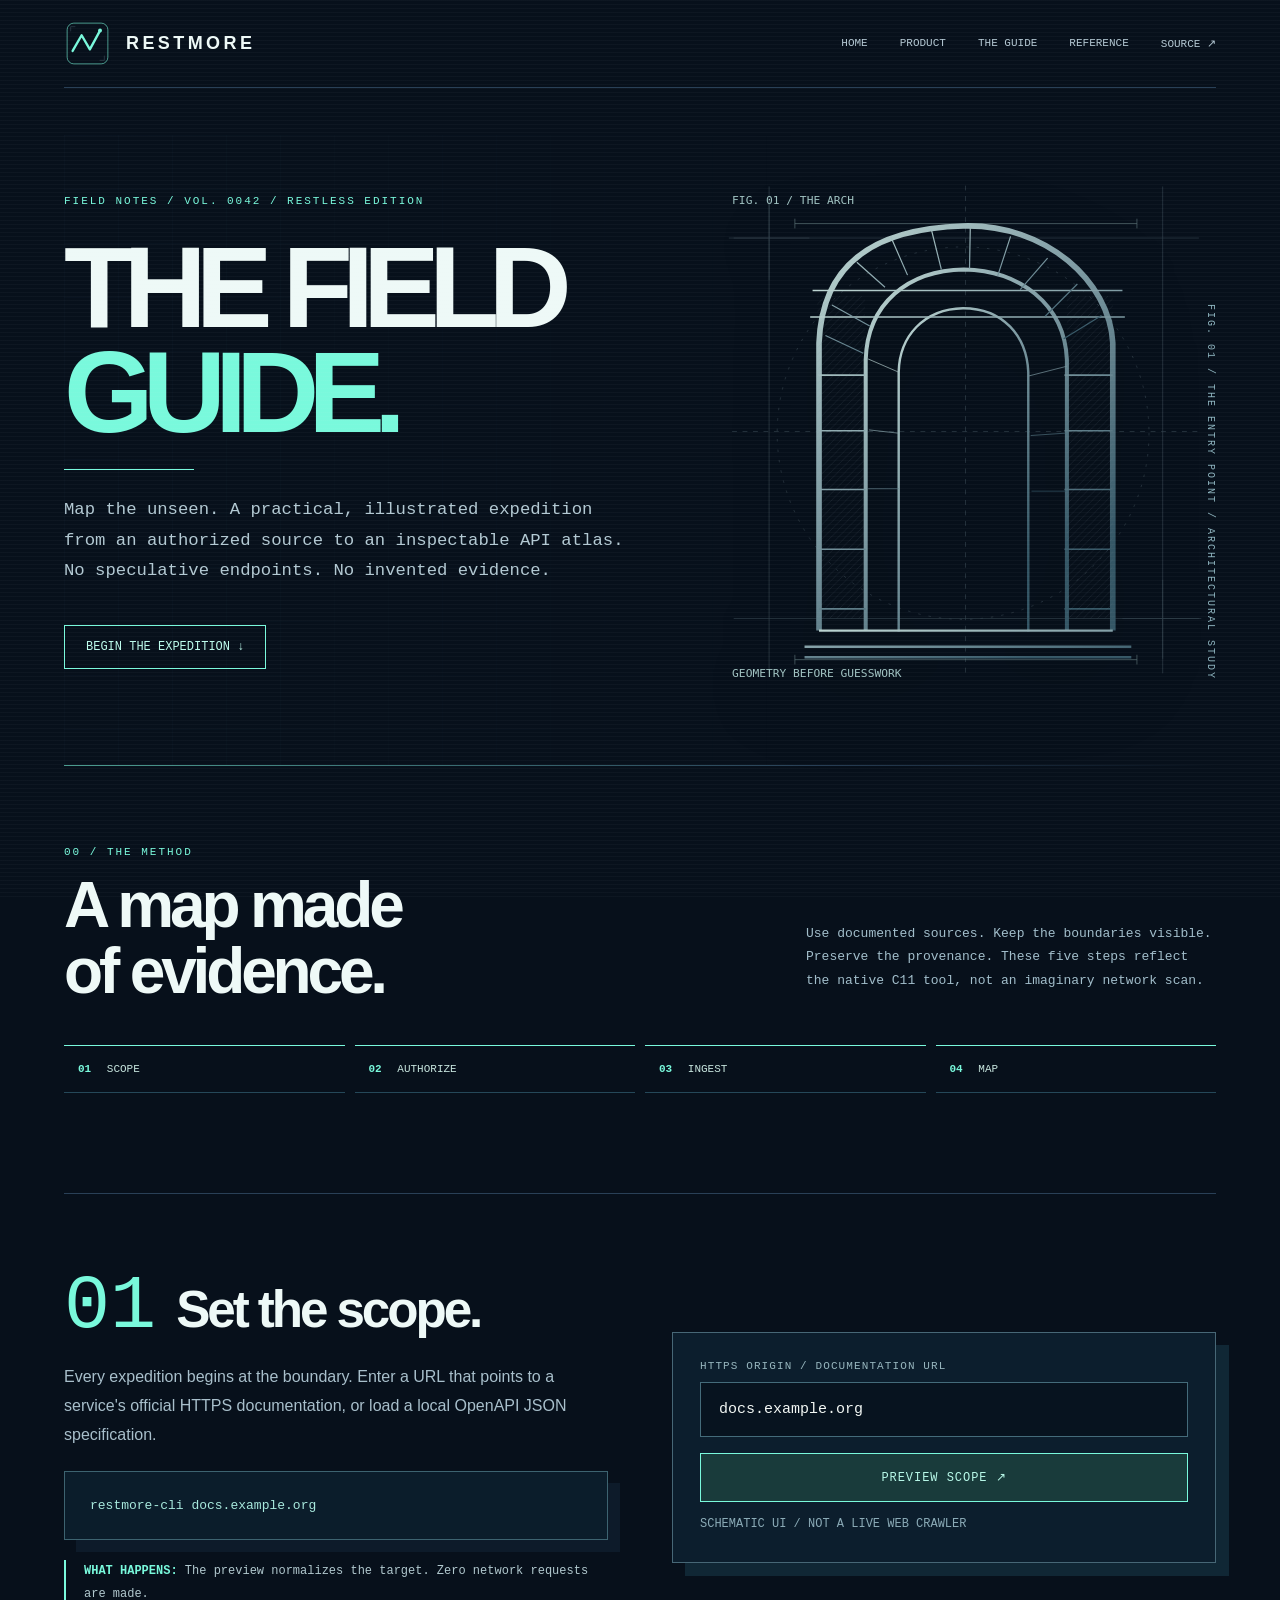
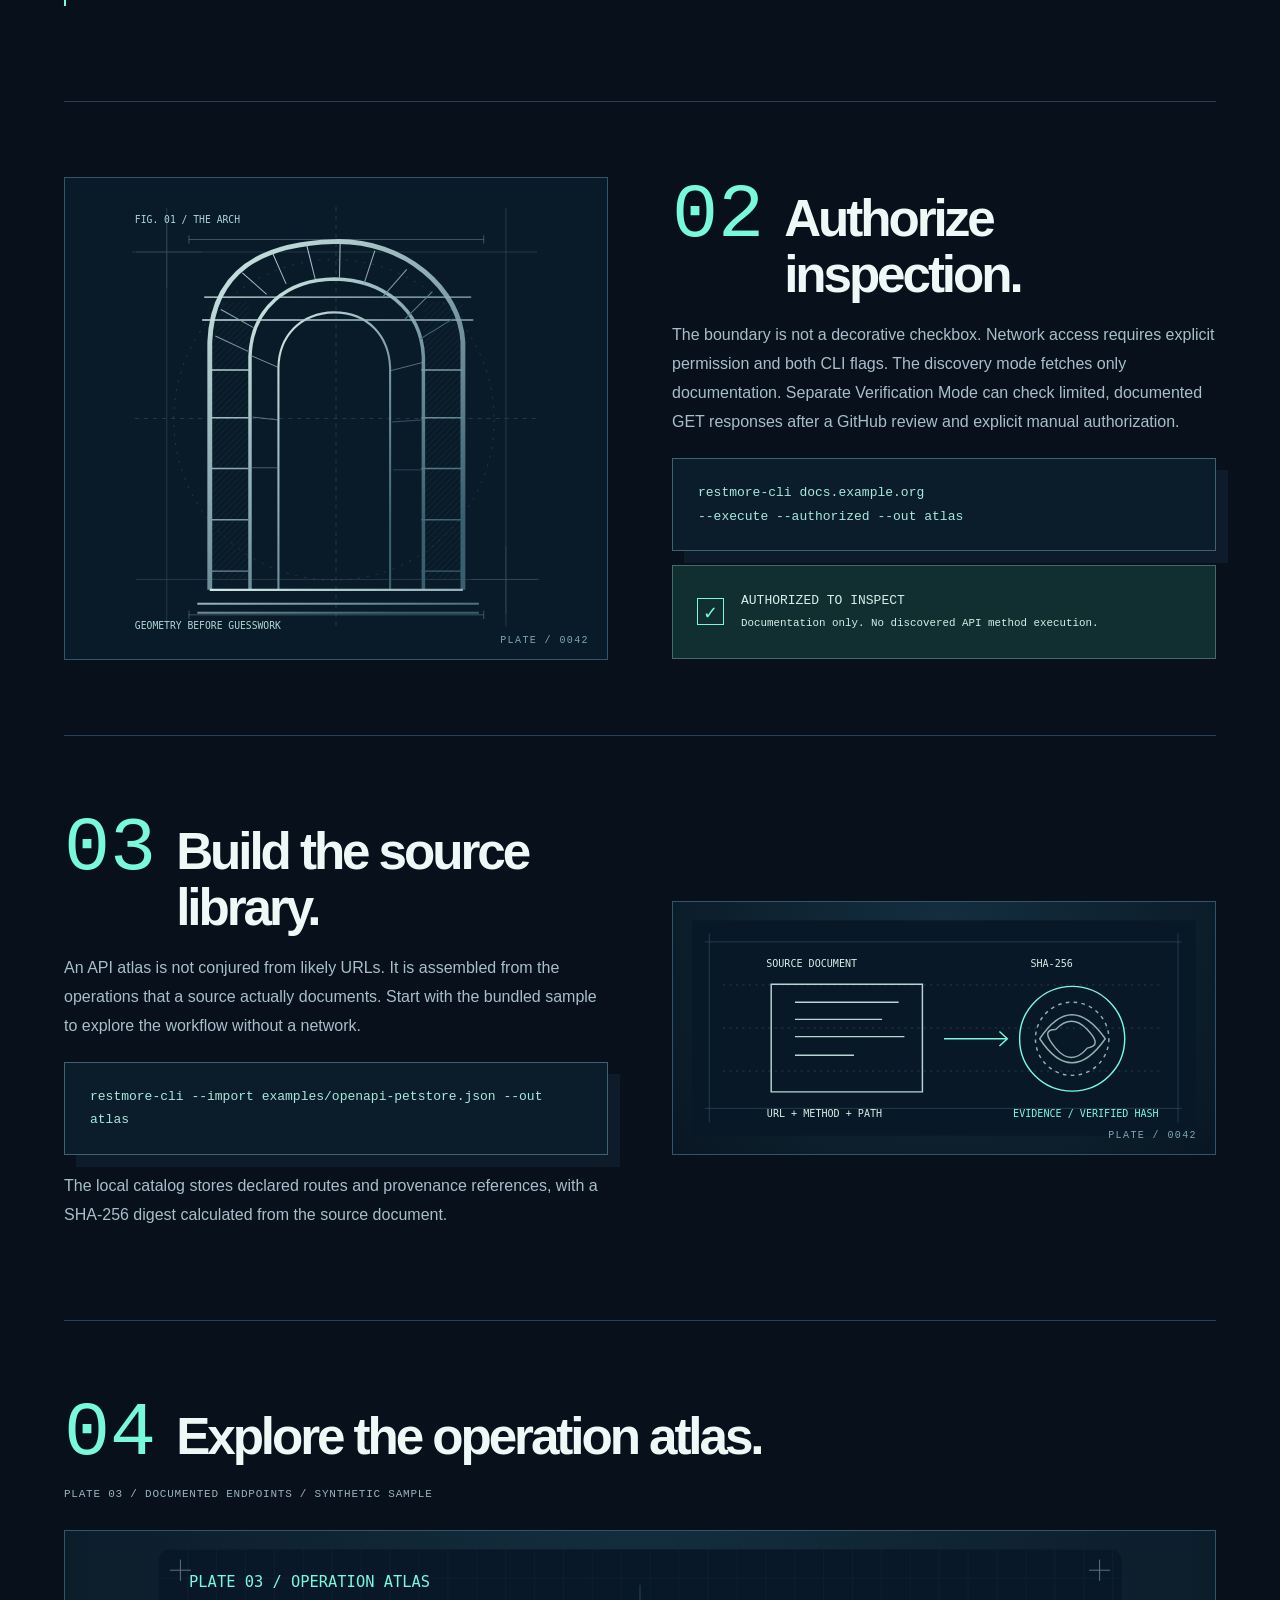
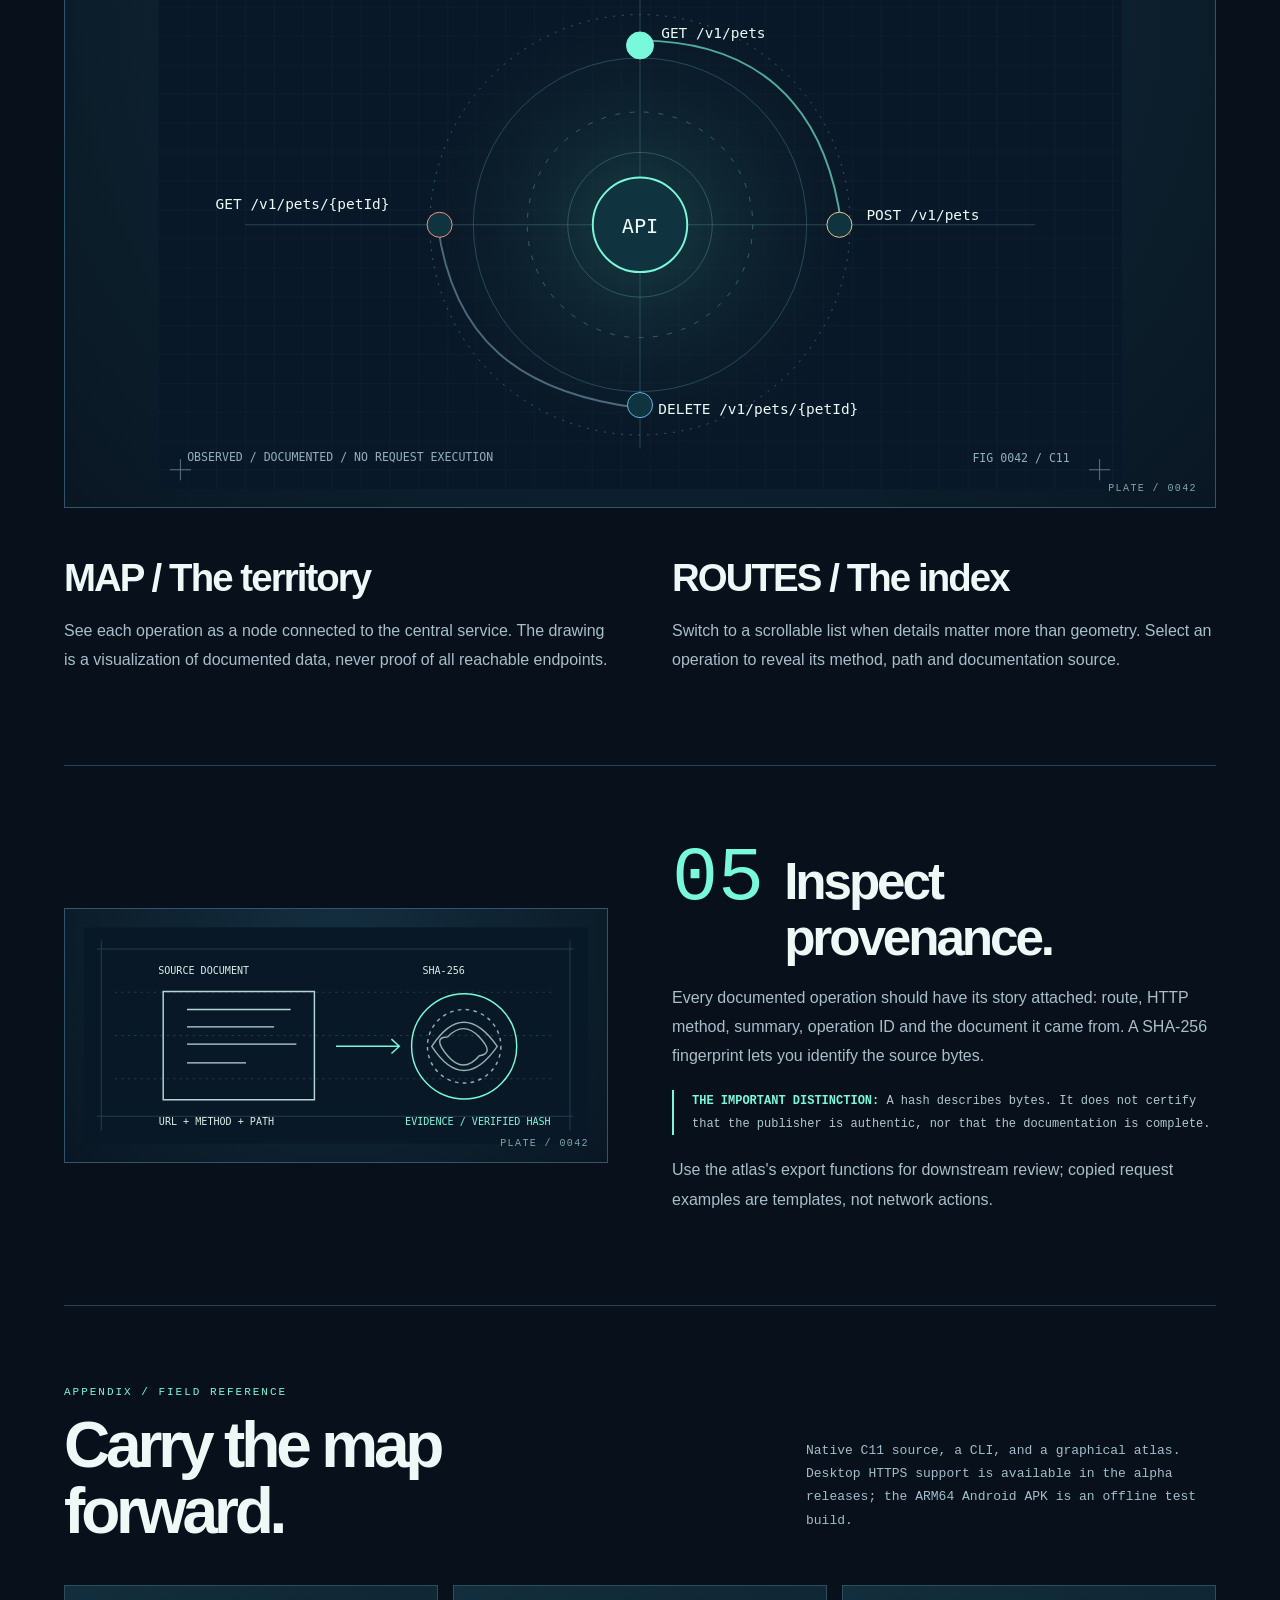
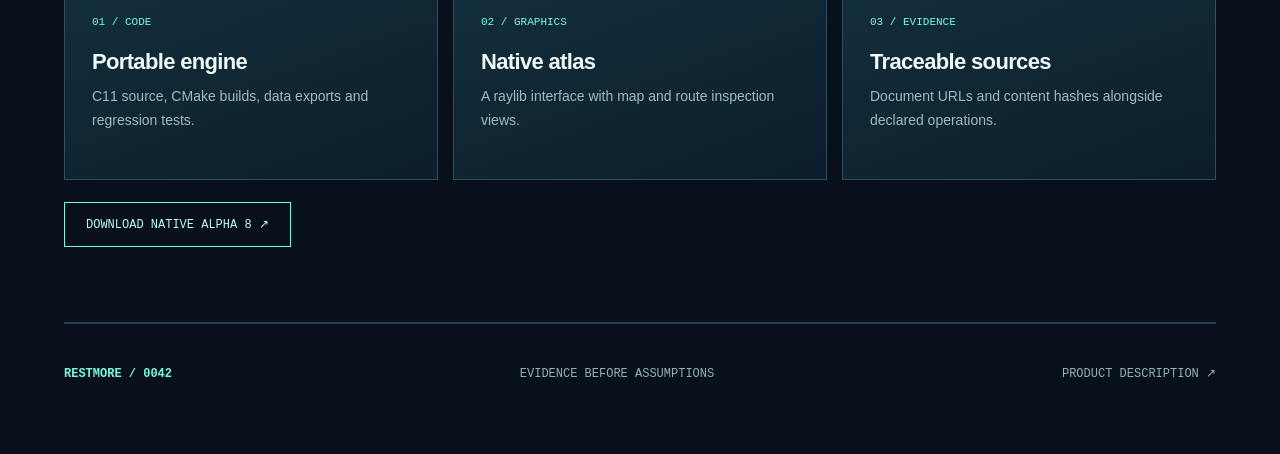
<file: docs/field-guide.html>
<!doctype html>
<html lang="en"><head><meta charset="utf-8"><meta name="viewport" content="width=device-width,initial-scale=1"><meta name="theme-color" content="#07101b"><meta name="description" content="A five-step illustrated RESTMORE field guide. Scope, authorize, import, map, inspect."><title>RESTMORE / Illustrated Field Guide 0042</title><link rel="icon" href="assets/restmore-mark.svg" type="image/svg+xml"><link rel="stylesheet" href="style.css"><link rel="stylesheet" href="editorial.css"></head>
<body class="editorial-page"><div class="editorial-shell"><header class="editorial-header"><a class="editorial-brand" href="./"><img src="assets/restmore-mark.svg" alt="">RESTMORE</a><nav class="editorial-nav" aria-label="Primary"><a href="./">HOME</a><a href="product.html">PRODUCT</a><a href="#guide">THE GUIDE</a><a href="#reference">REFERENCE</a><a href="https://github.com/bspippi1337/restmore">SOURCE ↗</a></nav></header>
<main><div class="editorial-hero"><div><div class="editorial-eyebrow">FIELD NOTES / VOL. 0042 / RESTLESS EDITION</div><h1>THE FIELD<br><em>GUIDE.</em></h1><div class="line"></div><p>Map the unseen. A practical, illustrated expedition from an authorized source to an inspectable API atlas. No speculative endpoints. No invented evidence.</p><a href="#guide" class="editorial-link">BEGIN THE EXPEDITION ↓</a></div><div class="editorial-hero-art"><img src="assets/engraved-arch.svg" alt="Pencil-style elevation study of a classical arch, representing the entrance to a documented API."><span class="vertical-note">FIG. 01 / THE ENTRY POINT / ARCHITECTURAL STUDY</span></div></div>
<div class="editorial-rule"></div>
<section class="editorial-section" id="guide"><div class="editorial-section-header"><div><span class="editorial-eyebrow">00 / THE METHOD</span><h2>A map made<br>of evidence.</h2></div><p>Use documented sources. Keep the boundaries visible. Preserve the provenance. These five steps reflect the native C11 tool, not an imaginary network scan.</p></div><div class="editorial-steps"><span><b>01</b> SCOPE</span><span><b>02</b> AUTHORIZE</span><span><b>03</b> INGEST</span><span><b>04</b> MAP</span></div></section>
<section class="editorial-section" id="scope"><div class="editorial-grid"><div class="editorial-copy"><div class="editorial-step-title"><span class="step-no">01</span><h2>Set the scope.</h2></div><p>Every expedition begins at the boundary. Enter a URL that points to a service's official HTTPS documentation, or load a local OpenAPI JSON specification.</p><div class="editorial-code"><code>restmore-cli docs.example.org</code></div><div class="editorial-note"><b>WHAT HAPPENS:</b> The preview normalizes the target. Zero network requests are made.</div></div><div class="editorial-ui"><label>HTTPS ORIGIN / DOCUMENTATION URL</label><div class="fake-field">docs.example.org</div><div class="fake-button">PREVIEW SCOPE ↗</div><div class="editorial-small">SCHEMATIC UI / NOT A LIVE WEB CRAWLER</div></div></div></section>
<section class="editorial-section" id="authorization"><div class="editorial-grid"><div class="editorial-plate arch"><img src="assets/engraved-arch.svg" alt="Pencil and coordinate illustration of the boundary into a documented territory."></div><div class="editorial-copy"><div class="editorial-step-title"><span class="step-no">02</span><h2>Authorize inspection.</h2></div><p>The boundary is not a decorative checkbox. Network access requires explicit permission and both CLI flags. The discovery mode fetches only documentation. Separate Verification Mode can check limited, documented GET responses after a GitHub review and explicit manual authorization.</p><div class="editorial-code"><code>restmore-cli docs.example.org<br> --execute --authorized --out atlas</code></div><div class="editorial-check"><span class="tick">✓</span><span>AUTHORIZED TO INSPECT<br><small>Documentation only. No discovered API method execution.</small></span></div></div></div></section>
<section class="editorial-section" id="ingest"><div class="editorial-grid"><div class="editorial-copy"><div class="editorial-step-title"><span class="step-no">03</span><h2>Build the source library.</h2></div><p>An API atlas is not conjured from likely URLs. It is assembled from the operations that a source actually documents. Start with the bundled sample to explore the workflow without a network.</p><div class="editorial-code"><code>restmore-cli --import examples/openapi-petstore.json --out atlas</code></div><p>The local catalog stores declared routes and provenance references, with a SHA-256 digest calculated from the source document.</p></div><div class="editorial-plate"><img src="assets/evidence-ledger.svg" alt="Illustrated source-document ledger leading to a SHA-256 fingerprint."></div></div></section>
<section class="editorial-section" id="atlas"><div class="editorial-step-title"><span class="step-no">04</span><h2>Explore the operation atlas.</h2></div><p class="editorial-caption">PLATE 03 / DOCUMENTED ENDPOINTS / SYNTHETIC SAMPLE</p><div class="editorial-plate full"><img src="assets/atlas-plate.svg" alt="Schematic orbital operation atlas containing four documented petstore routes."></div><div class="editorial-grid" style="margin-top:35px"><div class="editorial-copy"><h3>MAP / The territory</h3><p>See each operation as a node connected to the central service. The drawing is a visualization of documented data, never proof of all reachable endpoints.</p></div><div class="editorial-copy"><h3>ROUTES / The index</h3><p>Switch to a scrollable list when details matter more than geometry. Select an operation to reveal its method, path and documentation source.</p></div></div></section>
<section class="editorial-section" id="evidence"><div class="editorial-grid"><div class="editorial-plate"><img src="assets/evidence-ledger.svg" alt="Line-drawn provenance ledger showing a source document connected to its hash."></div><div class="editorial-copy"><div class="editorial-step-title"><span class="step-no">05</span><h2>Inspect provenance.</h2></div><p>Every documented operation should have its story attached: route, HTTP method, summary, operation ID and the document it came from. A SHA-256 fingerprint lets you identify the source bytes.</p><div class="editorial-note"><b>THE IMPORTANT DISTINCTION:</b> A hash describes bytes. It does not certify that the publisher is authentic, nor that the documentation is complete.</div><p>Use the atlas's export functions for downstream review; copied request examples are templates, not network actions.</p></div></div></section>
<section class="editorial-section" id="reference"><div class="editorial-section-header"><div><span class="editorial-eyebrow">APPENDIX / FIELD REFERENCE</span><h2>Carry the map<br>forward.</h2></div><p>Native C11 source, a CLI, and a graphical atlas. Desktop HTTPS support is available in the alpha releases; the ARM64 Android APK is an offline test build.</p></div><div class="editorial-columns"><article class="editorial-feature"><span>01 / CODE</span><h3>Portable engine</h3><p>C11 source, CMake builds, data exports and regression tests.</p></article><article class="editorial-feature"><span>02 / GRAPHICS</span><h3>Native atlas</h3><p>A raylib interface with map and route inspection views.</p></article><article class="editorial-feature"><span>03 / EVIDENCE</span><h3>Traceable sources</h3><p>Document URLs and content hashes alongside declared operations.</p></article></div><a href="https://github.com/bspippi1337/restmore/releases/tag/v0.1.0-alpha.8" class="editorial-link">DOWNLOAD NATIVE ALPHA 8 ↗</a></section></main>
<footer class="editorial-footer"><strong>RESTMORE / 0042</strong><span>EVIDENCE BEFORE ASSUMPTIONS</span><a href="product.html">PRODUCT DESCRIPTION ↗</a></footer></div></body></html>
</file>
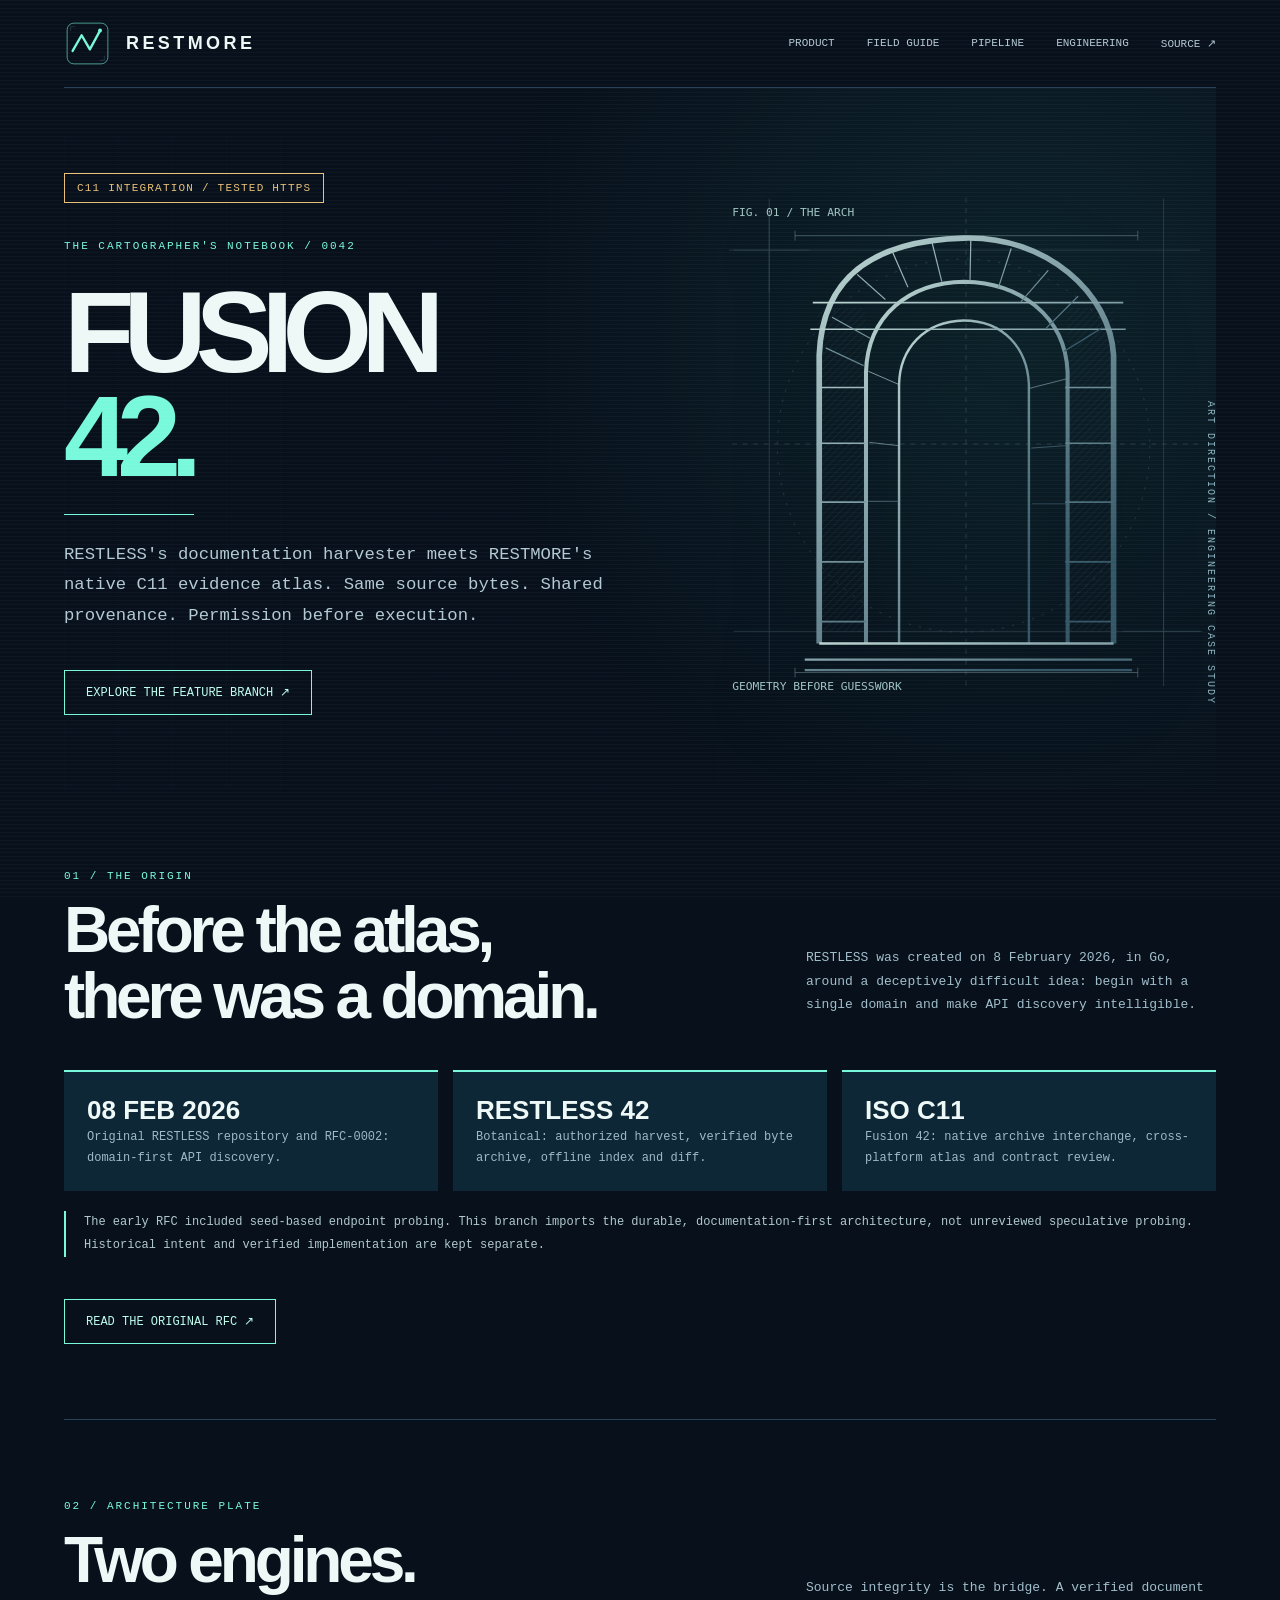
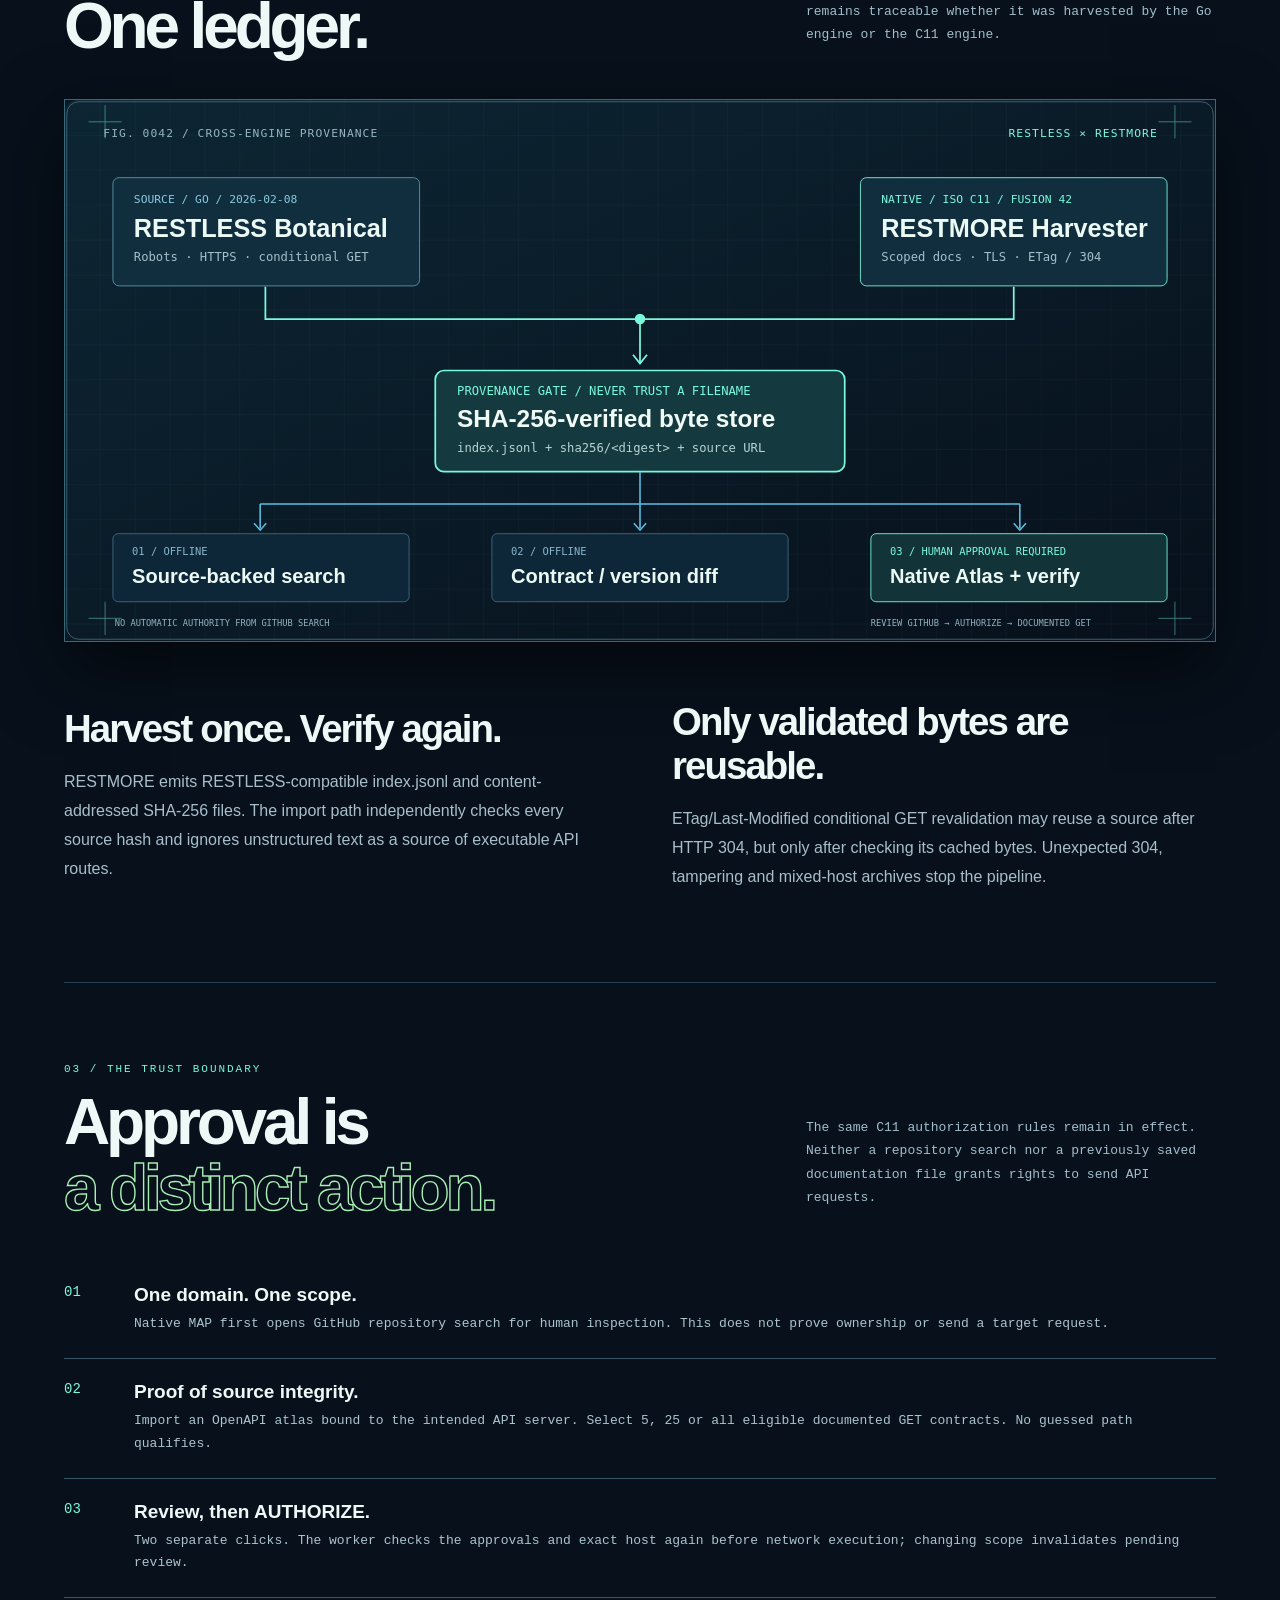
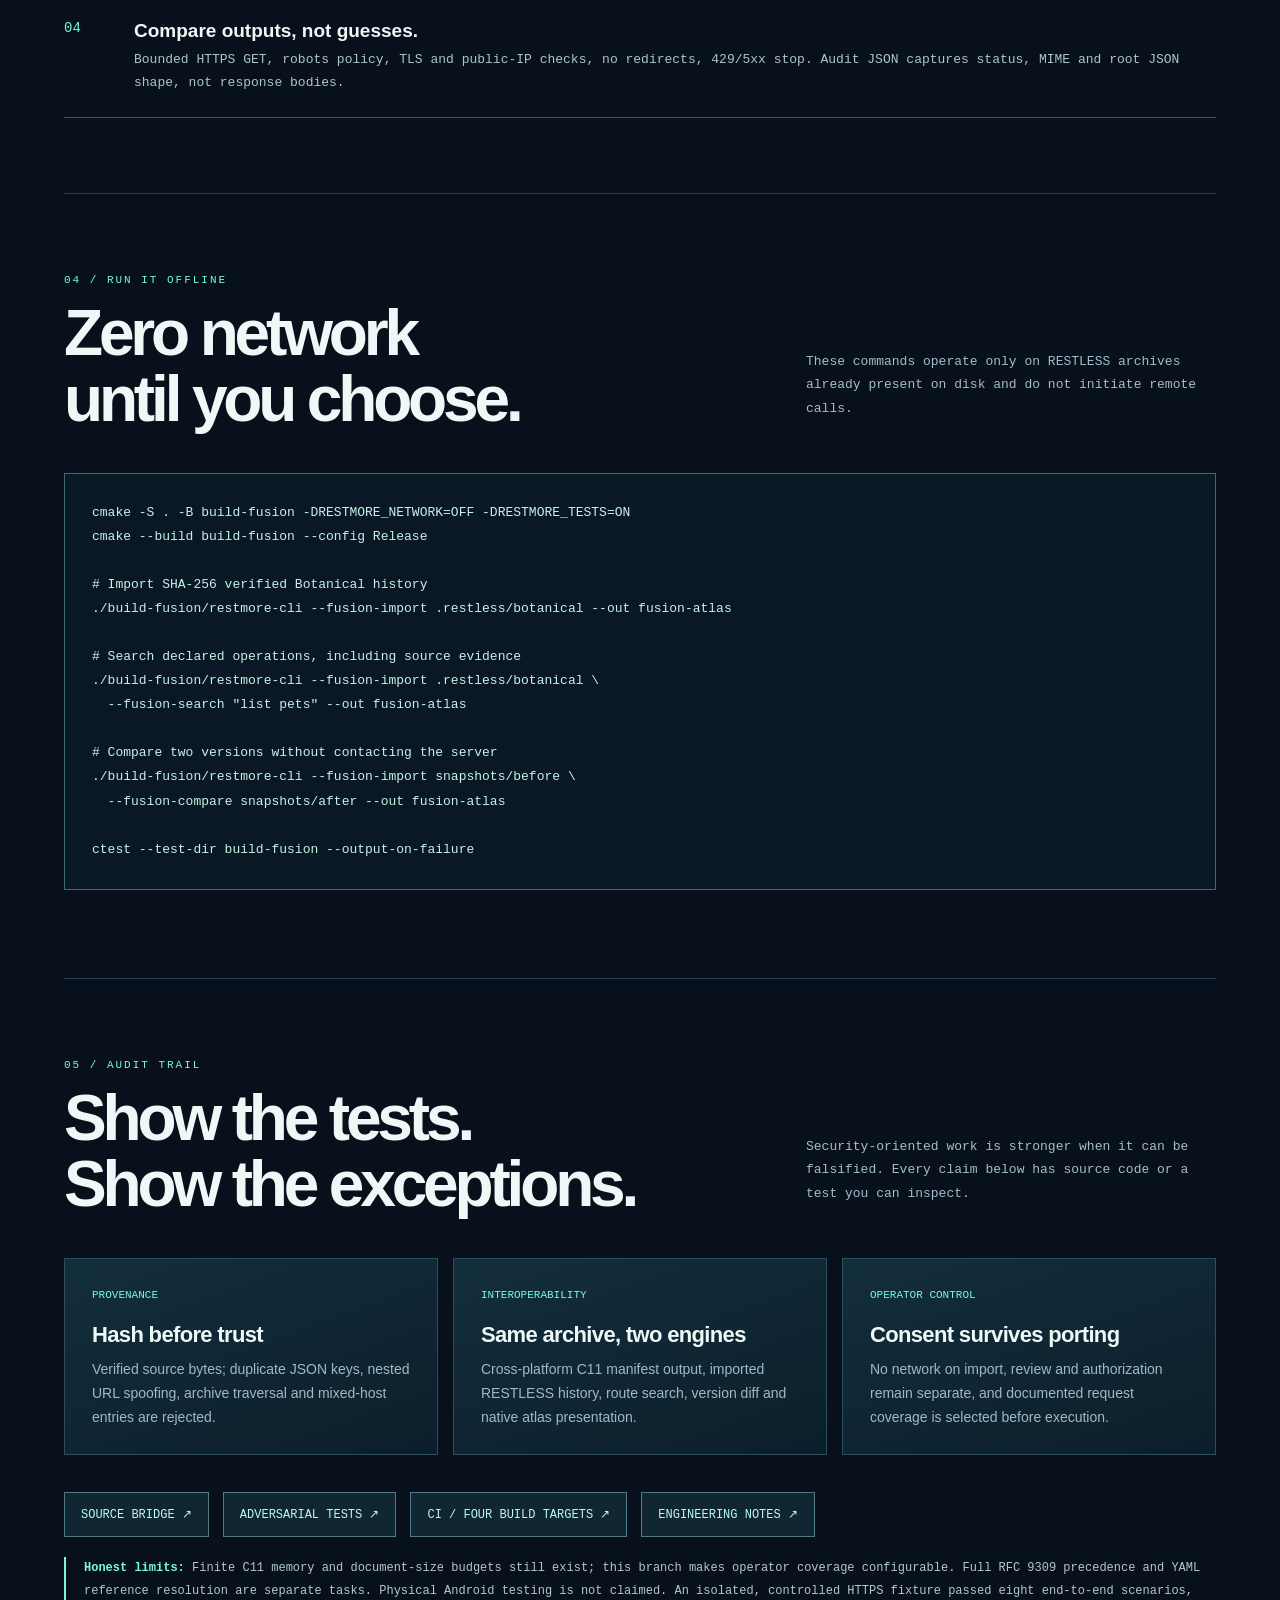
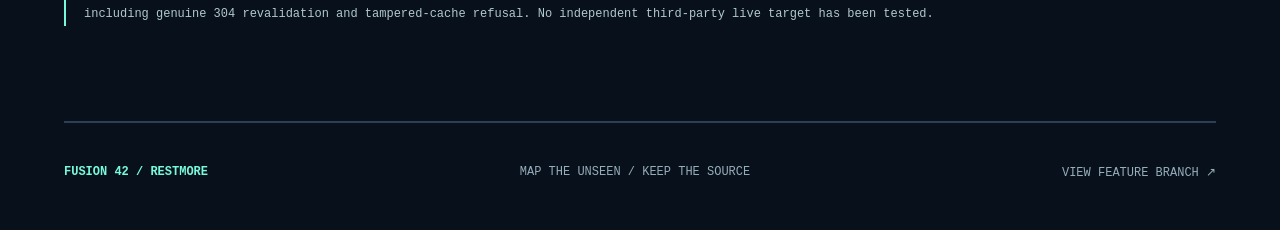
<file: docs/fusion-42.html>
<!doctype html>
<html lang="en"><head><meta charset="utf-8"><meta name="viewport" content="width=device-width,initial-scale=1">
<meta name="theme-color" content="#07101b"><meta name="description" content="RESTLESS × RESTMORE Fusion 42. A source-verified, explicitly authorized API documentation crawler and native C11 atlas integration.">
<title>RESTMORE / Fusion 42 / Engineering Case Study</title>
<link rel="icon" type="image/svg+xml" href="assets/restmore-mark.svg">
<link rel="stylesheet" href="style.css"><link rel="stylesheet" href="editorial.css">
<style>
.fusion-hero{background:radial-gradient(circle at 83% 34%,#17434860,transparent 50%)}
.fusion-big{color:#79f9dc;letter-spacing:-.08em}
.fusion-badge{display:inline-block;border:1px solid #e9c078;color:#e9c078;padding:8px 12px;font:11px monospace;letter-spacing:.11em}
.fusion-plate{display:block;width:100%;border:1px solid #386875;background:#081725;box-shadow:0 28px 70px #0008}
.fusion-decision{display:flex;gap:17px;align-items:start;border-bottom:1px solid #385567;padding:22px 0}
.fusion-decision>span{font:14px monospace;color:#79f9dc;flex:0 0 53px}
.fusion-decision strong{font-size:19px;display:block;margin-bottom:7px}
.fusion-decision p{font:13px/1.75 monospace;color:#acc4ce;margin:0}
.fusion-proof{display:flex;gap:14px;flex-wrap:wrap}
.fusion-proof a{font:12px monospace;display:inline-flex;padding:14px 16px;border:1px solid #507b86;color:#bafbe7;background:#102632}
.fusion-proof a:hover,.fusion-proof a:focus-visible{background:#153f3d;border-color:#79f9dc}
.fusion-program{font:13px/1.85 monospace;white-space:pre-wrap;word-wrap:break-word;background:#091824;color:#c5f3e5;border:1px solid #3a6b75;padding:27px;overflow-x:auto}
.fusion-metric{display:grid;grid-template-columns:repeat(3,1fr);gap:15px}
.fusion-metric>div{border-top:2px solid #79f9dc;background:#0d2736;padding:23px}
.fusion-metric strong{font-size:26px;display:block}
.fusion-metric span{color:#9dbac6;font:12px/1.7 monospace}
@media(max-width:760px){.fusion-metric{grid-template-columns:1fr}.fusion-program{font-size:11px;padding:15px}}
</style></head>
<body class="editorial-page"><div class="editorial-shell">
<header class="editorial-header"><a class="editorial-brand" href="./"><img src="assets/restmore-mark.svg" alt="">RESTMORE</a>
<nav class="editorial-nav" aria-label="Project navigation"><a href="./">PRODUCT</a><a href="field-guide.html">FIELD GUIDE</a><a href="#pipeline">PIPELINE</a><a href="#validation">ENGINEERING</a><a href="https://github.com/bspippi1337/restmore/tree/feature/restless-restmore-fusion-42">SOURCE ↗</a></nav></header>
<main>
<section class="editorial-hero fusion-hero"><div><span class="fusion-badge">C11 INTEGRATION / TESTED HTTPS</span>
<div class="editorial-eyebrow" style="margin-top:35px">THE CARTOGRAPHER'S NOTEBOOK / 0042</div>
<h1>FUSION<br><em>42.</em></h1>
<div class="line"></div>
<p>RESTLESS's documentation harvester meets RESTMORE's native C11 evidence atlas. Same source bytes. Shared provenance. Permission before execution.</p>
<a class="editorial-link" href="https://github.com/bspippi1337/restmore/tree/feature/restless-restmore-fusion-42">EXPLORE THE FEATURE BRANCH ↗</a></div>
<div class="editorial-hero-art"><img src="assets/engraved-arch.svg" alt="Architectural graphite sketch of an arch, illustrating a controlled entrance into documented API territory."><span class="vertical-note">ART DIRECTION / ENGINEERING CASE STUDY</span></div></section>
<section class="editorial-section" id="origin">
<div class="editorial-section-header"><div><span class="editorial-eyebrow">01 / THE ORIGIN</span><h2>Before the atlas,<br>there was a domain.</h2></div><p>RESTLESS was created on 8 February 2026, in Go, around a deceptively difficult idea: begin with a single domain and make API discovery intelligible.</p></div>
<div class="fusion-metric"><div><strong>08 FEB 2026</strong><span>Original RESTLESS repository and RFC-0002: domain-first API discovery.</span></div>
<div><strong>RESTLESS 42</strong><span>Botanical: authorized harvest, verified byte archive, offline index and diff.</span></div>
<div><strong>ISO C11</strong><span>Fusion 42: native archive interchange, cross-platform atlas and contract review.</span></div></div>
<p class="editorial-note">The early RFC included seed-based endpoint probing. This branch imports the durable, documentation-first architecture, not unreviewed speculative probing. Historical intent and verified implementation are kept separate.</p>
<a class="editorial-link" href="https://github.com/bspippi1337/restless/blob/main/legacy/docs/RFC-0002-domain-first-discovery.md">READ THE ORIGINAL RFC ↗</a></section>
<section class="editorial-section" id="pipeline"><div class="editorial-section-header"><div><span class="editorial-eyebrow">02 / ARCHITECTURE PLATE</span><h2>Two engines.<br>One ledger.</h2></div><p>Source integrity is the bridge. A verified document remains traceable whether it was harvested by the Go engine or the C11 engine.</p></div>
<img class="fusion-plate" src="assets/fusion-42-pipeline.svg" alt="RESTLESS Botanical and RESTMORE C11 produce SHA-256 verified source archives, feeding offline search, contract diff and a separately authorized native inspector.">
<div class="editorial-grid" style="margin-top:45px"><div class="editorial-copy"><h3>Harvest once. Verify again.</h3><p>RESTMORE emits RESTLESS-compatible index.jsonl and content-addressed SHA-256 files. The import path independently checks every source hash and ignores unstructured text as a source of executable API routes.</p></div><div class="editorial-copy"><h3>Only validated bytes are reusable.</h3><p>ETag/Last-Modified conditional GET revalidation may reuse a source after HTTP 304, but only after checking its cached bytes. Unexpected 304, tampering and mixed-host archives stop the pipeline.</p></div></div></section>
<section class="editorial-section" id="authorization"><div class="editorial-section-header"><div><span class="editorial-eyebrow">03 / THE TRUST BOUNDARY</span><h2>Approval is<br><em>a distinct action.</em></h2></div><p>The same C11 authorization rules remain in effect. Neither a repository search nor a previously saved documentation file grants rights to send API requests.</p></div>
<div class="fusion-decision"><span>01</span><div><strong>One domain. One scope.</strong><p>Native MAP first opens GitHub repository search for human inspection. This does not prove ownership or send a target request.</p></div></div>
<div class="fusion-decision"><span>02</span><div><strong>Proof of source integrity.</strong><p>Import an OpenAPI atlas bound to the intended API server. Select 5, 25 or all eligible documented GET contracts. No guessed path qualifies.</p></div></div>
<div class="fusion-decision"><span>03</span><div><strong>Review, then AUTHORIZE.</strong><p>Two separate clicks. The worker checks the approvals and exact host again before network execution; changing scope invalidates pending review.</p></div></div>
<div class="fusion-decision"><span>04</span><div><strong>Compare outputs, not guesses.</strong><p>Bounded HTTPS GET, robots policy, TLS and public-IP checks, no redirects, 429/5xx stop. Audit JSON captures status, MIME and root JSON shape, not response bodies.</p></div></div>
</section>
<section class="editorial-section" id="demonstration"><div class="editorial-section-header"><div><span class="editorial-eyebrow">04 / RUN IT OFFLINE</span><h2>Zero network<br>until you choose.</h2></div><p>These commands operate only on RESTLESS archives already present on disk and do not initiate remote calls.</p></div>
<pre class="fusion-program"><code>cmake -S . -B build-fusion -DRESTMORE_NETWORK=OFF -DRESTMORE_TESTS=ON
cmake --build build-fusion --config Release

# Import SHA-256 verified Botanical history
./build-fusion/restmore-cli --fusion-import .restless/botanical --out fusion-atlas

# Search declared operations, including source evidence
./build-fusion/restmore-cli --fusion-import .restless/botanical \
  --fusion-search "list pets" --out fusion-atlas

# Compare two versions without contacting the server
./build-fusion/restmore-cli --fusion-import snapshots/before \
  --fusion-compare snapshots/after --out fusion-atlas

ctest --test-dir build-fusion --output-on-failure</code></pre></section>
<section class="editorial-section" id="validation"><div class="editorial-section-header"><div><span class="editorial-eyebrow">05 / AUDIT TRAIL</span><h2>Show the tests.<br>Show the exceptions.</h2></div><p>Security-oriented work is stronger when it can be falsified. Every claim below has source code or a test you can inspect.</p></div>
<div class="editorial-columns"><article class="editorial-feature"><span>PROVENANCE</span><h3>Hash before trust</h3><p>Verified source bytes; duplicate JSON keys, nested URL spoofing, archive traversal and mixed-host entries are rejected.</p></article>
<article class="editorial-feature"><span>INTEROPERABILITY</span><h3>Same archive, two engines</h3><p>Cross-platform C11 manifest output, imported RESTLESS history, route search, version diff and native atlas presentation.</p></article>
<article class="editorial-feature"><span>OPERATOR CONTROL</span><h3>Consent survives porting</h3><p>No network on import, review and authorization remain separate, and documented request coverage is selected before execution.</p></article></div>
<div class="fusion-proof" style="margin-top:37px"><a href="https://github.com/bspippi1337/restmore/blob/feature/restless-restmore-fusion-42/src/fusion_archive.c">SOURCE BRIDGE ↗</a>
<a href="https://github.com/bspippi1337/restmore/blob/feature/restless-restmore-fusion-42/tests/test_fusion.c">ADVERSARIAL TESTS ↗</a>
<a href="https://github.com/bspippi1337/restmore/actions/workflows/fusion-42.yml">CI / FOUR BUILD TARGETS ↗</a>
<a href="https://github.com/bspippi1337/restmore/blob/feature/restless-restmore-fusion-42/docs/FUSION-42.md">ENGINEERING NOTES ↗</a></div>
<p class="editorial-note"><b>Honest limits:</b> Finite C11 memory and document-size budgets still exist; this branch makes operator coverage configurable. Full RFC 9309 precedence and YAML reference resolution are separate tasks. Physical Android testing is not claimed. An isolated, controlled HTTPS fixture passed eight end-to-end scenarios, including genuine 304 revalidation and tampered-cache refusal. No independent third-party live target has been tested.</p></section></main>
<footer class="editorial-footer"><strong>FUSION 42 / RESTMORE</strong><span>MAP THE UNSEEN / KEEP THE SOURCE</span><a href="https://github.com/bspippi1337/restmore/tree/feature/restless-restmore-fusion-42">VIEW FEATURE BRANCH ↗</a></footer></div></body></html>
</file>
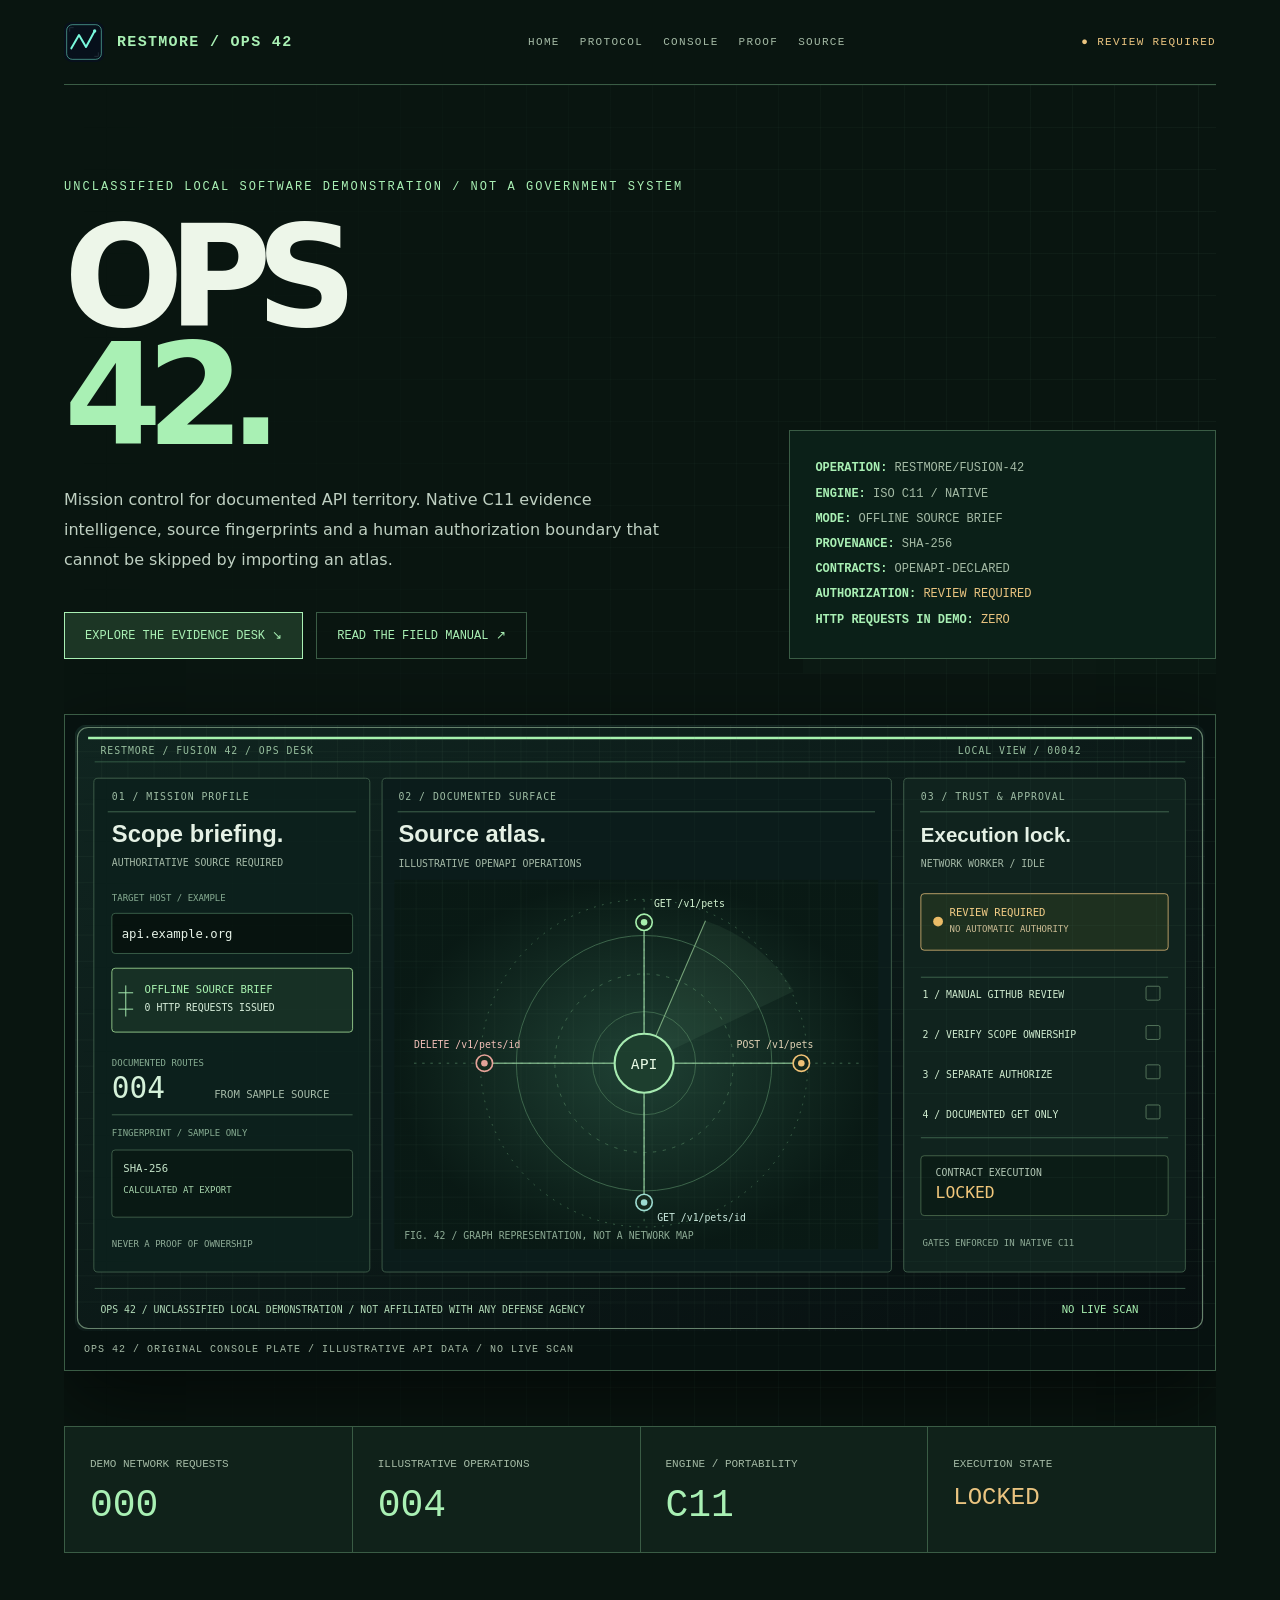
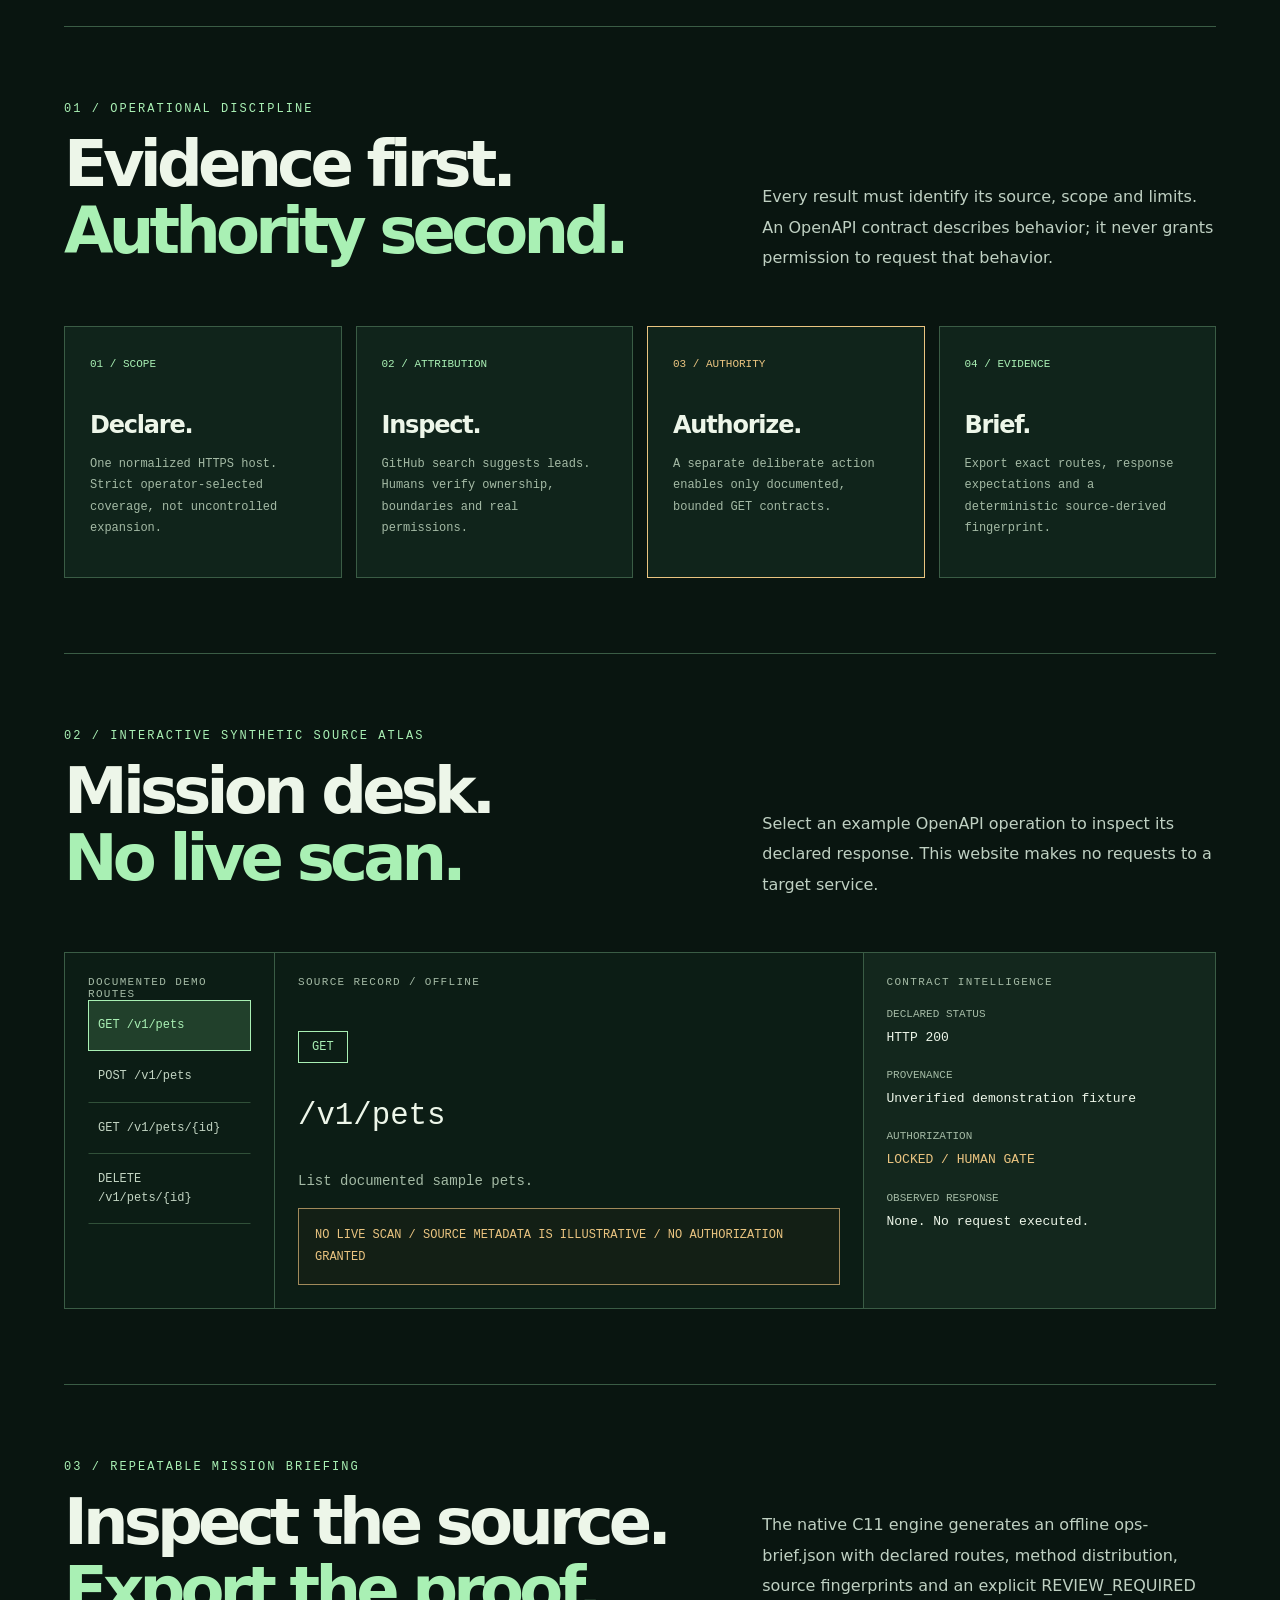
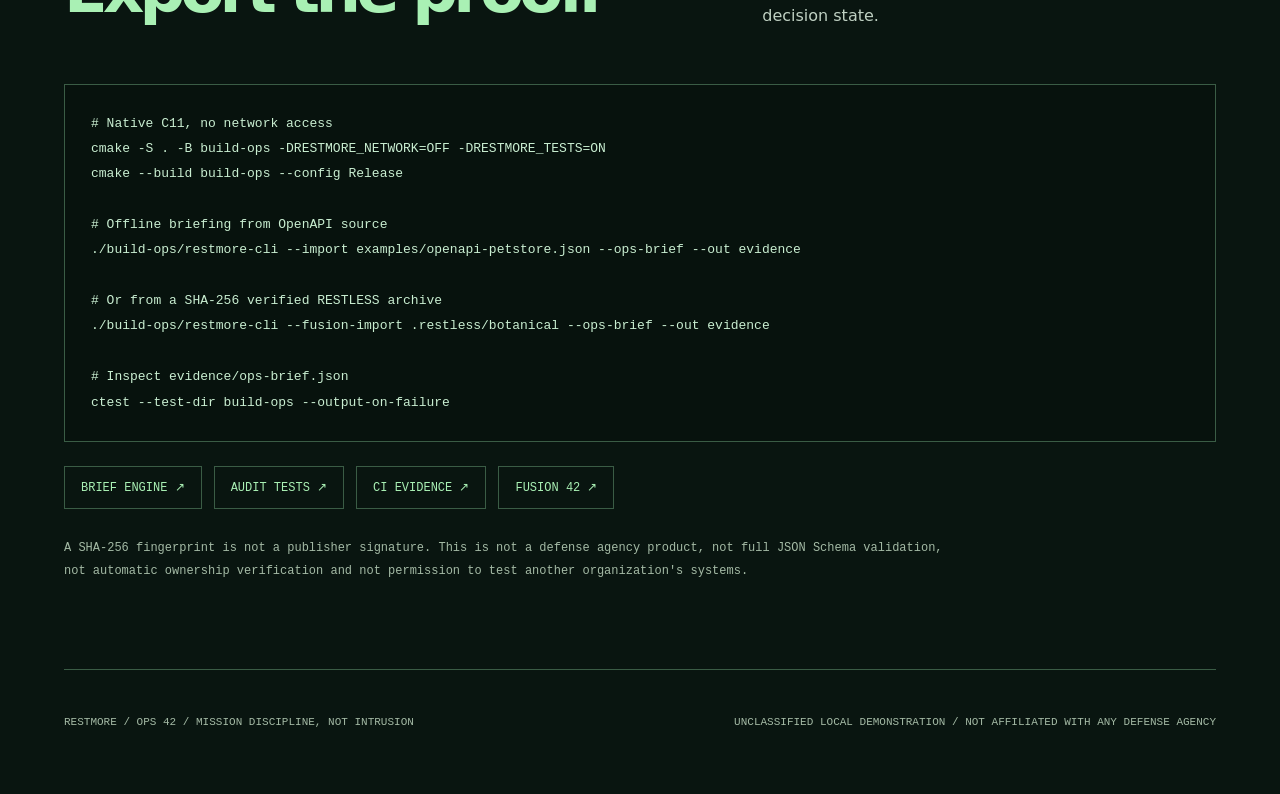
<file: docs/ops-42.html>
<!doctype html><html lang="en"><head><meta charset="utf-8"><meta name="viewport" content="width=device-width,initial-scale=1"><meta name="theme-color" content="#0b1714"><meta name="description" content="RESTMORE OPS 42. A native C11 evidence command desk for authorized API cartography."><title>RESTMORE / OPS 42 / Mission Control</title><link rel="icon" type="image/svg+xml" href="assets/restmore-mark.svg">
<style>
:root{color-scheme:dark;--bg:#091510;--panel:#10241b;--line:#3a5c45;--green:#a9f0b4;--amber:#eac480;--white:#edf6e9;--muted:#a4baa5;--mono:ui-monospace,Consolas,monospace}
*{box-sizing:border-box}html{scroll-behavior:smooth}body{margin:0;background:var(--bg);color:var(--white);font-family:system-ui,-apple-system,Segoe UI,sans-serif}
a{color:inherit;text-decoration:none}a:hover{color:var(--green)}a:focus-visible,button:focus-visible{outline:2px solid var(--green);outline-offset:4px}
.wrap{max-width:1500px;margin:auto;padding:0 clamp(19px,5vw,76px)}
header{display:flex;align-items:center;justify-content:space-between;flex-wrap:wrap;gap:18px;padding:22px 0;border-bottom:1px solid var(--line);font:11px var(--mono);letter-spacing:.12em}
.brand{display:flex;align-items:center;gap:13px;color:var(--green);font-weight:800;font-size:15px}.brand img{width:40px;height:40px}
header nav{display:flex;gap:20px;flex-wrap:wrap;color:var(--muted)}.lock{color:var(--amber)}
.hero{padding:95px 0 55px;position:relative;overflow:hidden}
.hero:before{content:"";position:absolute;inset:0;background:linear-gradient(#466f551b 1px,transparent 1px),linear-gradient(90deg,#466f551b 1px,transparent 1px);background-size:42px 42px;mask-image:linear-gradient(to right,transparent,black);pointer-events:none}
.hero-content{position:relative;display:grid;grid-template-columns:1.1fr .7fr;gap:55px;align-items:end}
.eyebrow{font:12px var(--mono);letter-spacing:.17em;color:var(--green);text-transform:uppercase}
h1{font-size:clamp(80px,11vw,178px);line-height:.84;letter-spacing:-.11em;margin:24px 0 30px}h1 em,h2 em{font-style:normal;color:var(--green)}
h2{font-size:clamp(37px,5vw,68px);line-height:1.05;letter-spacing:-.075em;margin:15px 0 24px}
.hero p,.section-header p{color:#bfd0c2;line-height:1.9;max-width:630px;font-size:16px}
.telemetry{background:#0b2018;border:1px solid var(--line);padding:25px;box-shadow:14px 14px 0 #1a342226;font:12px/2.1 var(--mono);color:var(--muted)}.telemetry b{color:var(--green)}.telemetry .critical{color:var(--amber)}
.button{display:inline-block;border:1px solid var(--green);background:#1c3625;color:var(--green);padding:15px 20px;font:12px var(--mono);margin:20px 13px 0 0}.button:hover{background:#315540;color:#fff}.button.alt{background:transparent;border-color:var(--line)}
.plate{margin:55px 0 0;border:1px solid var(--line);padding:10px;background:#071210;box-shadow:0 30px 80px #0009}.plate img{display:block;width:100%;height:auto}
.plate figcaption{font:10px var(--mono);color:var(--muted);padding:13px 9px 5px;letter-spacing:.1em}
.metrics{display:grid;grid-template-columns:repeat(4,1fr);gap:1px;background:var(--line);border:1px solid var(--line);margin:0 0 73px}
.metrics div{padding:25px;background:#10221a}.metrics span{font:11px/1.5 var(--mono);color:var(--muted)}.metrics strong{display:block;margin-top:12px;font:clamp(22px,3vw,38px) var(--mono);color:var(--green)}
.section{padding:75px 0;border-top:1px solid var(--line)}.section-header{display:grid;grid-template-columns:1fr .7fr;align-items:end;gap:50px;margin-bottom:36px}
.gates{display:grid;grid-template-columns:repeat(4,1fr);gap:14px}
.gates article{border:1px solid var(--line);background:var(--panel);padding:25px;min-height:234px}
.gates article:nth-child(3){border-color:var(--amber)}.gates small{font:11px var(--mono);color:var(--green)}.gates h3{font-size:24px;letter-spacing:-.05em;margin:40px 0 15px}.gates p{font:12px/1.8 var(--mono);color:var(--muted)}
.deck{display:grid;grid-template-columns:210px 1fr minmax(230px,.6fr);border:1px solid var(--line);background:#0c1d15}
.deck>*{padding:23px}.deck nav{border-right:1px solid var(--line)}.deck nav button{width:100%;background:transparent;border:1px solid transparent;border-bottom-color:#315039;color:#c2d4c2;text-align:left;padding:15px 9px;cursor:pointer;font:12px/1.6 var(--mono)}
.deck nav button:hover,.deck nav button[aria-pressed=true]{background:#21402b;border-color:var(--green);color:var(--green)}
.mono{font:11px var(--mono);letter-spacing:.12em;color:var(--muted)}
.route{font:clamp(20px,2.4vw,32px)/1.4 var(--mono);margin:32px 0;overflow-wrap:anywhere}
.method{font:12px var(--mono);color:var(--green);border:1px solid var(--green);padding:8px 13px;display:inline-block}.method[data-method=POST]{color:var(--amber);border-color:var(--amber)}.method[data-method=DELETE]{color:#eaa5a0;border-color:#eaa5a0}
.source{border-left:1px solid var(--line);background:#13271d}.source dt{font:11px var(--mono);color:var(--muted);margin:20px 0 7px}.source dd{font:13px/1.7 var(--mono);margin:0}
.notice{border:1px solid #a18a5b;background:#33291730;color:var(--amber);padding:16px;font:12px/1.8 var(--mono)}
pre{white-space:pre-wrap;overflow-wrap:anywhere;border:1px solid var(--line);background:#07120d;padding:26px;color:#c9eed1;font:13px/1.95 var(--mono)}
.links{display:flex;flex-wrap:wrap;gap:12px;margin-top:24px}.links a{border:1px solid var(--line);padding:13px 16px;color:var(--green);font:12px var(--mono)}
footer{border-top:1px solid var(--line);padding:42px 0 60px;color:var(--muted);font:11px/1.9 var(--mono);display:flex;justify-content:space-between;gap:20px;flex-wrap:wrap}
@media(max-width:1050px){.deck{grid-template-columns:180px 1fr}.source{grid-column:1/-1;border-left:0;border-top:1px solid var(--line)}.gates{grid-template-columns:1fr 1fr}}
@media(max-width:780px){.hero-content,.section-header{grid-template-columns:1fr}.metrics{grid-template-columns:1fr 1fr}.deck{display:block}.deck nav{border-right:0;border-bottom:1px solid var(--line)}.gates article{min-height:180px}}
@media(max-width:490px){h1{font-size:76px}.gates,.metrics{grid-template-columns:1fr}.plate{padding:3px}.deck nav{display:grid;grid-template-columns:1fr 1fr}.deck nav button{font-size:10px}.section{padding:53px 0}}
@media(prefers-reduced-motion:reduce){html{scroll-behavior:auto}}
</style></head><body><div class="wrap">
<header><a class="brand" href="./"><img src="assets/restmore-mark.svg" alt="">RESTMORE / OPS 42</a><nav aria-label="Navigation"><a href="./">HOME</a><a href="#doctrine">PROTOCOL</a><a href="#desk">CONSOLE</a><a href="#evidence">PROOF</a><a href="https://github.com/bspippi1337/restmore">SOURCE</a></nav><span class="lock">● REVIEW REQUIRED</span></header>
<main>
<section class="hero"><div class="hero-content"><div><div class="eyebrow">Unclassified local software demonstration / Not a government system</div><h1>OPS<br><em>42.</em></h1><p>Mission control for documented API territory. Native C11 evidence intelligence, source fingerprints and a human authorization boundary that cannot be skipped by importing an atlas.</p><a class="button" href="#desk">EXPLORE THE EVIDENCE DESK ↘</a><a class="button alt" href="https://github.com/bspippi1337/restmore/blob/main/docs/OPS-42.md">READ THE FIELD MANUAL ↗</a></div>
<aside class="telemetry"><div><b>OPERATION:</b> RESTMORE/FUSION-42</div><div><b>ENGINE:</b> ISO C11 / NATIVE</div><div><b>MODE:</b> OFFLINE SOURCE BRIEF</div><div><b>PROVENANCE:</b> SHA-256</div><div><b>CONTRACTS:</b> OPENAPI-DECLARED</div><div class="critical"><b>AUTHORIZATION:</b> REVIEW REQUIRED</div><div class="critical"><b>HTTP REQUESTS IN DEMO:</b> ZERO</div></aside></div>
<figure class="plate"><img src="assets/ops-42-console.svg" alt="Original tactical-style architectural diagram showing a synthetic API atlas, offline scope intelligence and a locked authorization gate."><figcaption>OPS 42 / ORIGINAL CONSOLE PLATE / ILLUSTRATIVE API DATA / NO LIVE SCAN</figcaption></figure></section>
<div class="metrics"><div><span>DEMO NETWORK REQUESTS</span><strong>000</strong></div><div><span>ILLUSTRATIVE OPERATIONS</span><strong>004</strong></div><div><span>ENGINE / PORTABILITY</span><strong>C11</strong></div><div><span>EXECUTION STATE</span><strong style="color:var(--amber);font-size:24px">LOCKED</strong></div></div>
<section class="section" id="doctrine"><div class="section-header"><div><div class="eyebrow">01 / Operational discipline</div><h2>Evidence first.<br><em>Authority second.</em></h2></div><p>Every result must identify its source, scope and limits. An OpenAPI contract describes behavior; it never grants permission to request that behavior.</p></div><div class="gates">
<article><small>01 / SCOPE</small><h3>Declare.</h3><p>One normalized HTTPS host. Strict operator-selected coverage, not uncontrolled expansion.</p></article>
<article><small>02 / ATTRIBUTION</small><h3>Inspect.</h3><p>GitHub search suggests leads. Humans verify ownership, boundaries and real permissions.</p></article>
<article><small style="color:var(--amber)">03 / AUTHORITY</small><h3>Authorize.</h3><p>A separate deliberate action enables only documented, bounded GET contracts.</p></article>
<article><small>04 / EVIDENCE</small><h3>Brief.</h3><p>Export exact routes, response expectations and a deterministic source-derived fingerprint.</p></article>
</div></section>
<section class="section" id="desk"><div class="section-header"><div><div class="eyebrow">02 / Interactive synthetic source atlas</div><h2>Mission desk.<br><em>No live scan.</em></h2></div><p>Select an example OpenAPI operation to inspect its declared response. This website makes no requests to a target service.</p></div>
<div class="deck"><nav aria-label="Sample documented operations"><div class="mono">DOCUMENTED DEMO ROUTES</div><button type="button" data-index="0" aria-pressed="true">GET /v1/pets</button><button type="button" data-index="1" aria-pressed="false">POST /v1/pets</button><button type="button" data-index="2" aria-pressed="false">GET /v1/pets/{id}</button><button type="button" data-index="3" aria-pressed="false">DELETE /v1/pets/{id}</button></nav>
<div><div class="mono">SOURCE RECORD / OFFLINE</div><div class="route"><span class="method" id="method" data-method="GET">GET</span><p id="path">/v1/pets</p></div><p style="font:14px/1.8 var(--mono);color:var(--muted)" id="summary">List documented sample pets.</p><div class="notice">NO LIVE SCAN / SOURCE METADATA IS ILLUSTRATIVE / NO AUTHORIZATION GRANTED</div></div>
<aside class="source"><div class="mono">CONTRACT INTELLIGENCE</div><dl><dt>DECLARED STATUS</dt><dd id="status">HTTP 200</dd><dt>PROVENANCE</dt><dd>Unverified demonstration fixture</dd><dt>AUTHORIZATION</dt><dd style="color:var(--amber)">LOCKED / HUMAN GATE</dd><dt>OBSERVED RESPONSE</dt><dd>None. No request executed.</dd></dl></aside></div></section>
<section class="section" id="evidence"><div class="section-header"><div><div class="eyebrow">03 / Repeatable mission briefing</div><h2>Inspect the source.<br><em>Export the proof.</em></h2></div><p>The native C11 engine generates an offline ops-brief.json with declared routes, method distribution, source fingerprints and an explicit REVIEW_REQUIRED decision state.</p></div>
<pre><code># Native C11, no network access
cmake -S . -B build-ops -DRESTMORE_NETWORK=OFF -DRESTMORE_TESTS=ON
cmake --build build-ops --config Release

# Offline briefing from OpenAPI source
./build-ops/restmore-cli --import examples/openapi-petstore.json --ops-brief --out evidence

# Or from a SHA-256 verified RESTLESS archive
./build-ops/restmore-cli --fusion-import .restless/botanical --ops-brief --out evidence

# Inspect evidence/ops-brief.json
ctest --test-dir build-ops --output-on-failure</code></pre>
<div class="links"><a href="https://github.com/bspippi1337/restmore/blob/main/src/ops_brief.c">BRIEF ENGINE ↗</a><a href="https://github.com/bspippi1337/restmore/blob/main/tests/test_ops.c">AUDIT TESTS ↗</a><a href="https://github.com/bspippi1337/restmore/actions">CI EVIDENCE ↗</a><a href="fusion-42.html">FUSION 42 ↗</a></div>
<p style="color:var(--muted);font:12px/1.9 var(--mono);max-width:900px;margin-top:28px">A SHA-256 fingerprint is not a publisher signature. This is not a defense agency product, not full JSON Schema validation, not automatic ownership verification and not permission to test another organization's systems.</p>
</section></main>
<footer><span>RESTMORE / OPS 42 / MISSION DISCIPLINE, NOT INTRUSION</span><span>UNCLASSIFIED LOCAL DEMONSTRATION / NOT AFFILIATED WITH ANY DEFENSE AGENCY</span></footer>
</div>
<script>
"use strict";
const demo=[
 {method:"GET",path:"/v1/pets",status:200,summary:"List documented sample pets."},
 {method:"POST",path:"/v1/pets",status:201,summary:"Create a sample pet. Documented here, never executed."},
 {method:"GET",path:"/v1/pets/{id}",status:200,summary:"Read a sample pet. Parameterized route, not eligible for automatic verification."},
 {method:"DELETE",path:"/v1/pets/{id}",status:204,summary:"Delete a sample pet. Displayed as documentation only."}
];
const buttons=[...document.querySelectorAll("button[data-index]")];
for(const button of buttons)button.addEventListener("click",()=>{
 const index=Number(button.dataset.index);
 if(!Number.isInteger(index)||index<0||index>=demo.length)return;
 const op=demo[index];
 const method=document.getElementById("method");
 method.textContent=op.method;method.dataset.method=op.method;
 document.getElementById("path").textContent=op.path;
 document.getElementById("status").textContent="HTTP "+op.status;
 document.getElementById("summary").textContent=op.summary;
 for(const other of buttons)other.setAttribute("aria-pressed",String(other===button));
});
</script></body></html>
</file>
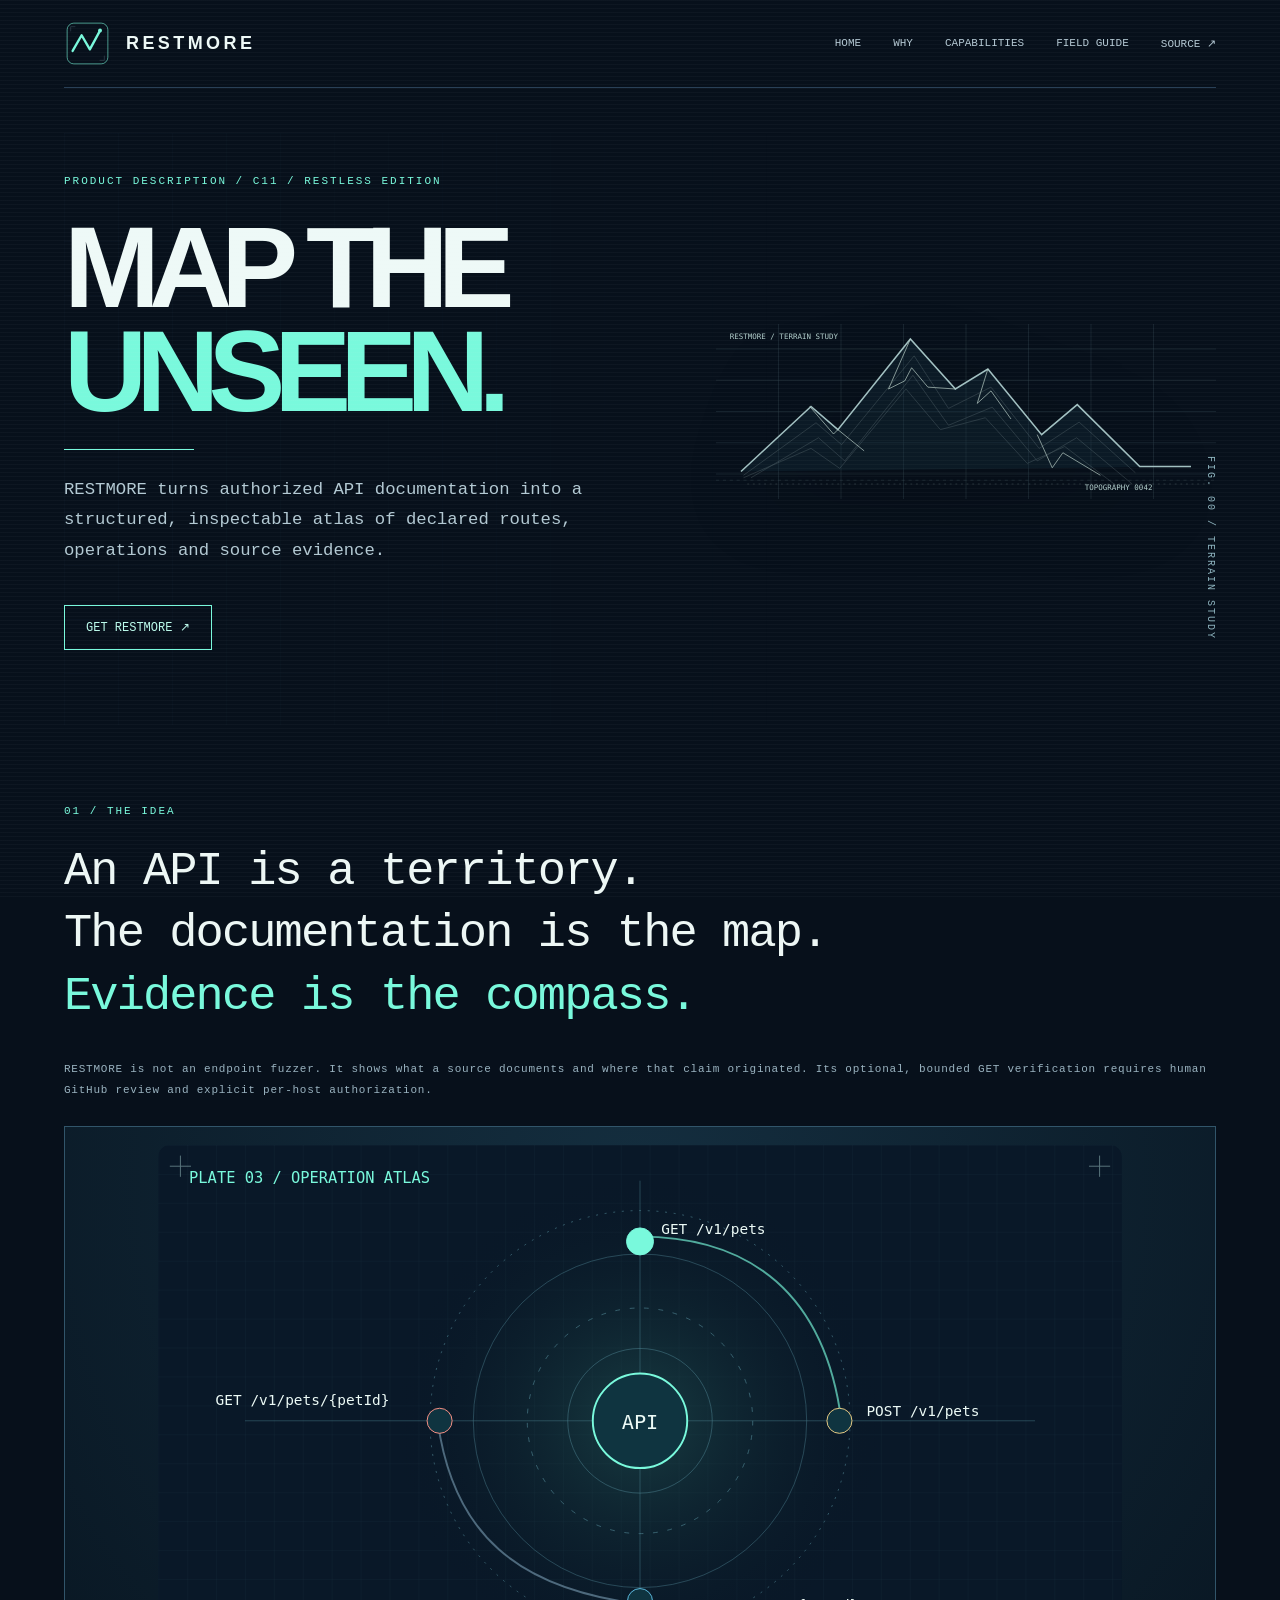
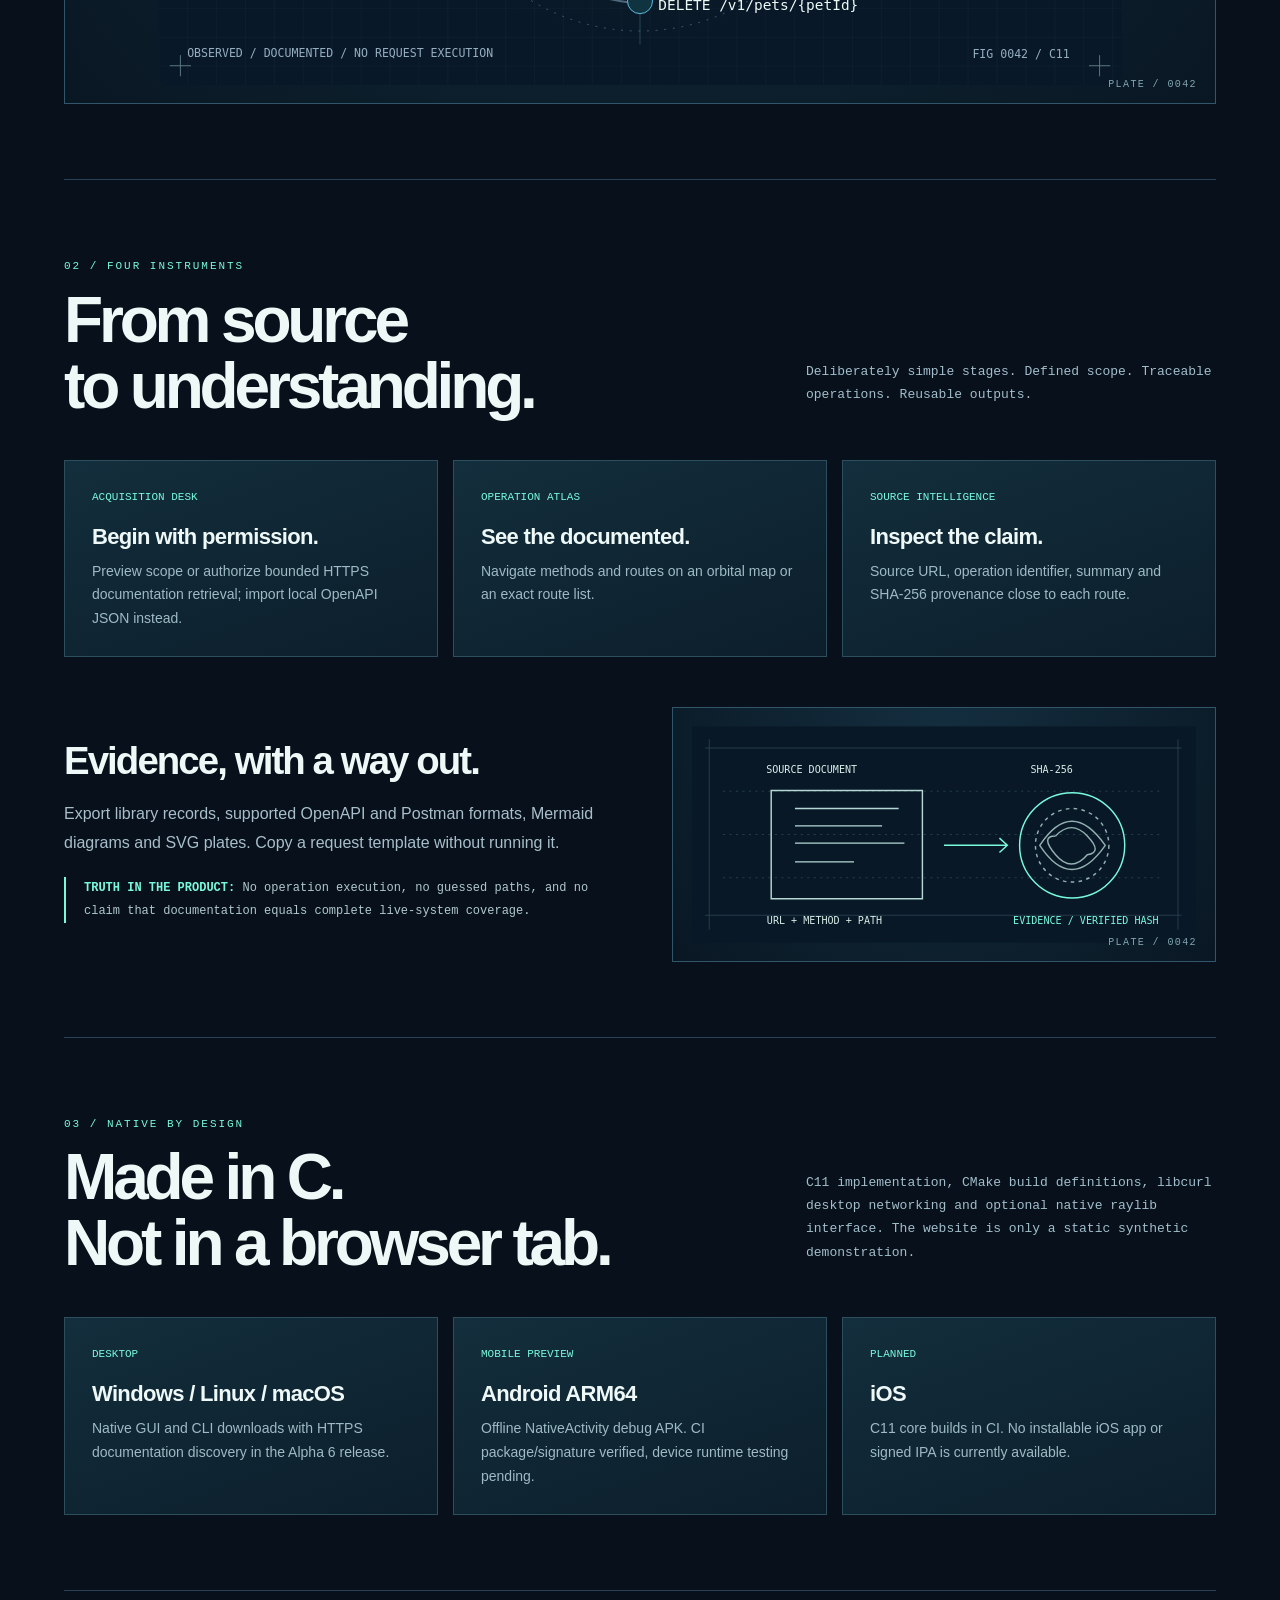
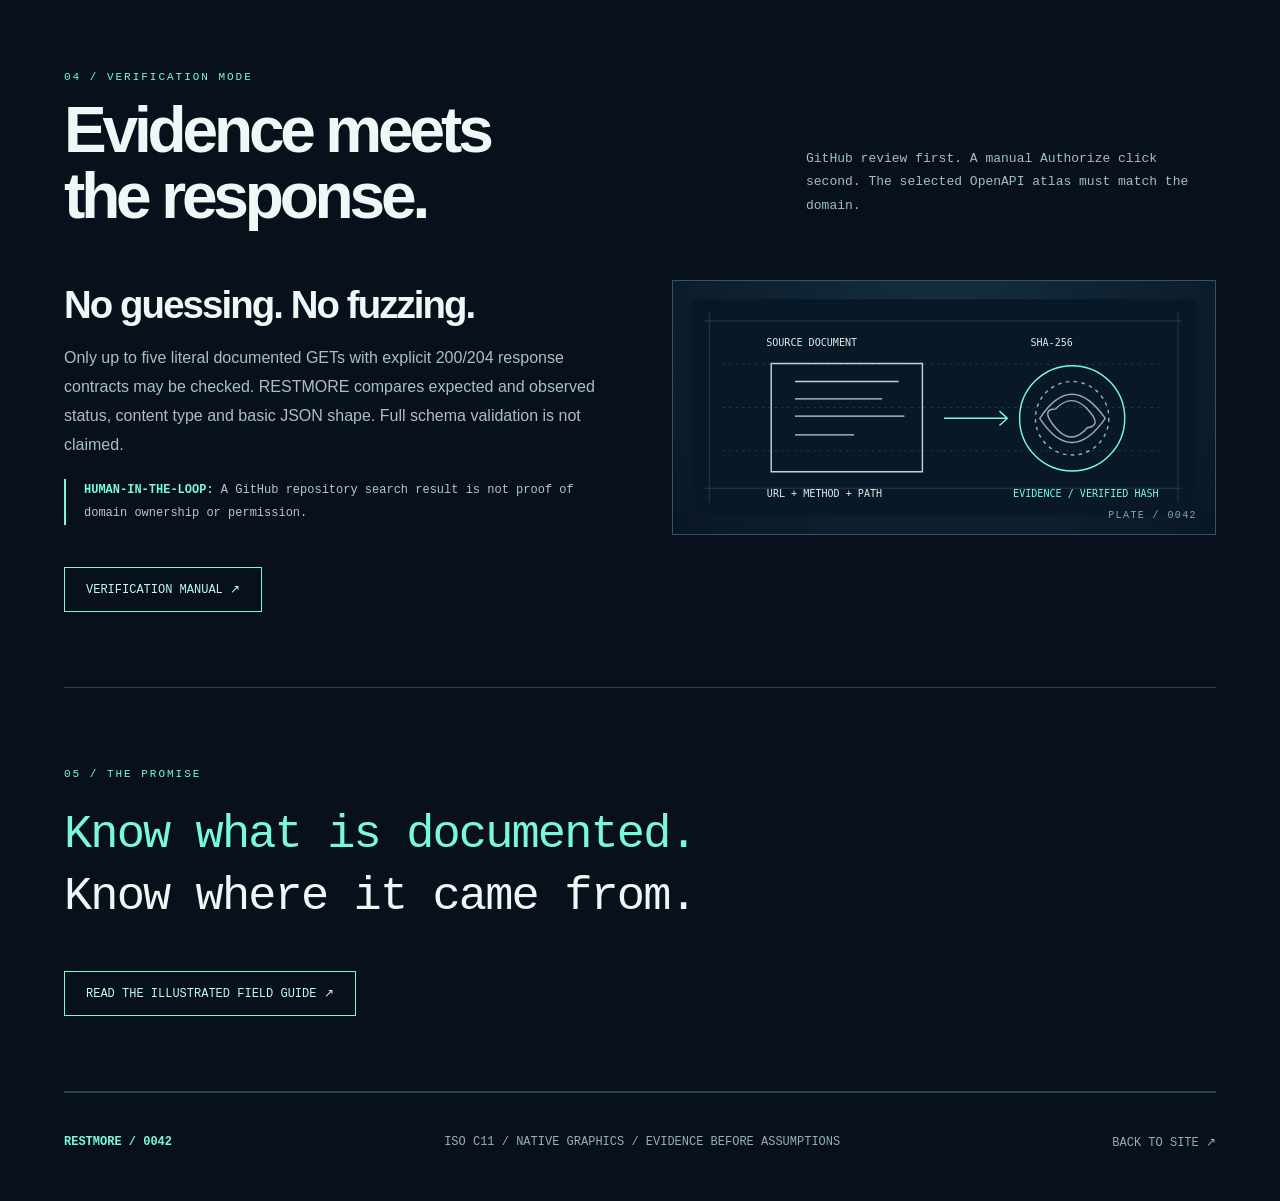
<file: docs/product.html>
<!doctype html><html lang="en"><head><meta charset="utf-8"><meta name="viewport" content="width=device-width,initial-scale=1"><meta name="theme-color" content="#07101b"><meta name="description" content="RESTMORE: native C11 evidence-first API documentation cartography."><title>RESTMORE / The Product</title><link rel="icon" type="image/svg+xml" href="assets/restmore-mark.svg"><link rel="stylesheet" href="style.css"><link rel="stylesheet" href="editorial.css"></head>
<body class="editorial-page"><div class="editorial-shell"><header class="editorial-header"><a class="editorial-brand" href="./"><img src="assets/restmore-mark.svg" alt="">RESTMORE</a><nav class="editorial-nav"><a href="./">HOME</a><a href="#why">WHY</a><a href="#capabilities">CAPABILITIES</a><a href="field-guide.html">FIELD GUIDE</a><a href="https://github.com/bspippi1337/restmore">SOURCE ↗</a></nav></header>
<main><div class="editorial-hero"><div><div class="editorial-eyebrow">PRODUCT DESCRIPTION / C11 / RESTLESS EDITION</div><h1>MAP THE<br><em>UNSEEN.</em></h1><div class="line"></div><p>RESTMORE turns authorized API documentation into a structured, inspectable atlas of declared routes, operations and source evidence.</p><a href="https://github.com/bspippi1337/restmore/releases/tag/v0.1.0-alpha.8" class="editorial-link">GET RESTMORE ↗</a></div><div class="editorial-hero-art"><img src="assets/mountain-section.svg" alt="Architectural contour elevation of an imagined mountain landscape, symbolizing mapped complexity."><span class="vertical-note">FIG. 00 / TERRAIN STUDY</span></div></div>
<section class="editorial-section" id="why"><span class="editorial-eyebrow">01 / THE IDEA</span><p class="editorial-quote">An API is a territory.<br>The documentation is the map.<br><em>Evidence is the compass.</em></p><p class="editorial-caption">RESTMORE is not an endpoint fuzzer. It shows what a source documents and where that claim originated. Its optional, bounded GET verification requires human GitHub review and explicit per-host authorization.</p><div class="editorial-plate full"><img src="assets/atlas-plate.svg" alt="Schematic orbital map of documented API paths."></div></section>
<section class="editorial-section" id="capabilities"><div class="editorial-section-header"><div><span class="editorial-eyebrow">02 / FOUR INSTRUMENTS</span><h2>From source<br>to understanding.</h2></div><p>Deliberately simple stages. Defined scope. Traceable operations. Reusable outputs.</p></div><div class="editorial-columns"><article class="editorial-feature"><span>ACQUISITION DESK</span><h3>Begin with permission.</h3><p>Preview scope or authorize bounded HTTPS documentation retrieval; import local OpenAPI JSON instead.</p></article><article class="editorial-feature"><span>OPERATION ATLAS</span><h3>See the documented.</h3><p>Navigate methods and routes on an orbital map or an exact route list.</p></article><article class="editorial-feature"><span>SOURCE INTELLIGENCE</span><h3>Inspect the claim.</h3><p>Source URL, operation identifier, summary and SHA-256 provenance close to each route.</p></article></div><div class="editorial-grid" style="margin-top:50px"><div class="editorial-copy"><h3>Evidence, with a way out.</h3><p>Export library records, supported OpenAPI and Postman formats, Mermaid diagrams and SVG plates. Copy a request template without running it.</p><div class="editorial-note"><b>TRUTH IN THE PRODUCT:</b> No operation execution, no guessed paths, and no claim that documentation equals complete live-system coverage.</div></div><div class="editorial-plate"><img src="assets/evidence-ledger.svg" alt="Illustrative document provenance ledger."></div></div></section>
<section class="editorial-section"><div class="editorial-section-header"><div><span class="editorial-eyebrow">03 / NATIVE BY DESIGN</span><h2>Made in C.<br>Not in a browser tab.</h2></div><p>C11 implementation, CMake build definitions, libcurl desktop networking and optional native raylib interface. The website is only a static synthetic demonstration.</p></div><div class="editorial-columns"><article class="editorial-feature"><span>DESKTOP</span><h3>Windows / Linux / macOS</h3><p>Native GUI and CLI downloads with HTTPS documentation discovery in the Alpha 6 release.</p></article><article class="editorial-feature"><span>MOBILE PREVIEW</span><h3>Android ARM64</h3><p>Offline NativeActivity debug APK. CI package/signature verified, device runtime testing pending.</p></article><article class="editorial-feature"><span>PLANNED</span><h3>iOS</h3><p>C11 core builds in CI. No installable iOS app or signed IPA is currently available.</p></article></div></section>
<section class="editorial-section" id="verification"><div class="editorial-section-header"><div><span class="editorial-eyebrow">04 / VERIFICATION MODE</span><h2>Evidence meets<br>the response.</h2></div><p>GitHub review first. A manual Authorize click second. The selected OpenAPI atlas must match the domain.</p></div><div class="editorial-grid"><div class="editorial-copy"><h3>No guessing. No fuzzing.</h3><p>Only up to five literal documented GETs with explicit 200/204 response contracts may be checked. RESTMORE compares expected and observed status, content type and basic JSON shape. Full schema validation is not claimed.</p><div class="editorial-note"><b>HUMAN-IN-THE-LOOP:</b> A GitHub repository search result is not proof of domain ownership or permission.</div></div><div class="editorial-plate"><img src="assets/evidence-ledger.svg" alt="Original source provenance ledger illustration."></div></div><a href="https://github.com/bspippi1337/restmore/blob/main/docs/VERIFICATION.md" class="editorial-link">VERIFICATION MANUAL ↗</a></section><section class="editorial-section"><span class="editorial-eyebrow">05 / THE PROMISE</span><p class="editorial-quote"><em>Know what is documented.</em><br>Know where it came from.</p><a href="field-guide.html" class="editorial-link">READ THE ILLUSTRATED FIELD GUIDE ↗</a></section></main><footer class="editorial-footer"><strong>RESTMORE / 0042</strong><span>ISO C11 / NATIVE GRAPHICS / EVIDENCE BEFORE ASSUMPTIONS</span><a href="./">BACK TO SITE ↗</a></footer></div></body></html>
</file>
<file: docs/style.css>
:root{--bg:#07101b;--pane:#0e1b2b;--mint:#79f9dc;--text:#eef9f7;--dim:#96acbf;--line:#294057;--mono:ui-monospace,SFMono-Regular,Consolas,monospace;--sans:Inter,Arial,Helvetica,sans-serif}*{box-sizing:border-box}html{scroll-behavior:smooth}body{margin:0;background:var(--bg);color:var(--text);font-family:var(--sans);overflow-x:hidden}body:before{content:"";position:fixed;inset:0;z-index:20;pointer-events:none;opacity:.06;background-image:repeating-linear-gradient(0deg,transparent 0px,transparent 3px,#fff 4px)}a{color:inherit;text-decoration:none}.header{min-height:92px;display:flex;align-items:center;justify-content:space-between;padding:18px clamp(22px,5.5vw,90px);gap:20px;border-bottom:1px solid var(--line);position:relative;z-index:5}.brand{display:flex;align-items:center;gap:18px;font-weight:800;letter-spacing:.15em;font-size:14px}.brand small{display:block;color:var(--dim);font:9px var(--mono);margin-top:4px;letter-spacing:.13em}.sigil{font-size:31px;letter-spacing:-.16em;color:var(--mint)}.sigil span,.footer strong span{color:var(--text)}nav{display:flex;gap:clamp(16px,3vw,45px)}nav a,.version{font:11px var(--mono);color:#b4c8d3}nav a:hover,.text-link:hover{color:var(--mint)}.version{border:1px solid #3a605d;padding:12px 15px;border-radius:30px;color:var(--mint)}.hero{min-height:710px;display:grid;grid-template-columns:1.03fr .97fr;align-items:center;padding:70px clamp(22px,7vw,125px);overflow:hidden;position:relative;border-bottom:1px solid var(--line)}.hero-copy{position:relative;z-index:2}.eyebrow{color:var(--mint);font:11px var(--mono);letter-spacing:.14em}.eyebrow i{display:inline-block;width:21px;height:1px;background:var(--mint);vertical-align:middle;margin-right:10px}.hero h1{font-size:clamp(73px,10vw,160px);letter-spacing:-.105em;line-height:.83;margin:40px 0 36px;font-weight:800}.hero h1 em,h2 em{font-style:normal;color:transparent;-webkit-text-stroke:1.4px var(--mint)}.hero p{max-width:500px;color:#b7cad8;font-size:17px;line-height:1.75}.buttons{display:flex;gap:13px;flex-wrap:wrap;margin:40px 0 75px}.buttons a{font:11px var(--mono);display:flex;align-items:center;justify-content:space-between;min-width:190px;gap:28px;padding:20px 22px;transition:all .2s}.primary{background:var(--mint);color:var(--bg)}.primary:hover{background:white}.outline{border:1px solid #3b596c}.outline:hover{border-color:var(--mint)}.hero-meta{display:flex;gap:20px;flex-wrap:wrap;color:#849daf;font:10px var(--mono)}.orbital{height:530px;min-width:0;position:relative;background:linear-gradient(transparent calc(50% - 1px),#213a5038 50%,transparent calc(50% + 1px)),linear-gradient(90deg,transparent calc(50% - 1px),#213a5038 50%,transparent calc(50% + 1px))}.orbit{position:absolute;left:50%;top:50%;transform:translate(-50%,-50%);border-radius:50%;border:1px solid #3b75847a}.o1{width:265px;height:265px}.o2{width:405px;height:405px;border-style:dashed;animation:rotate 55s linear infinite}.o3{width:520px;height:520px;opacity:.45}@keyframes rotate{to{transform:translate(-50%,-50%) rotate(360deg)}}.center{width:185px;height:185px;border-radius:50%;border:1px solid var(--mint);box-shadow:0 0 65px #39dbc929,0 0 0 16px #62e8d10b;background:radial-gradient(circle at 45% 30%,#244b54,#0b1d2d 75%);display:grid;align-content:center;justify-items:center;position:absolute;left:50%;top:50%;transform:translate(-50%,-50%);z-index:2}.center b{font-size:58px;letter-spacing:-.13em}.center small{font:9px var(--mono);color:var(--mint);letter-spacing:.15em}.node{position:absolute;width:11px;height:11px;background:var(--mint);border-radius:50%;box-shadow:0 0 18px var(--mint);z-index:3}.n1{left:14%;top:24%}.n2{right:10%;top:28%}.n3{left:23%;bottom:13%}.n4{right:22%;bottom:9%}.datum{position:absolute;font:10px var(--mono);color:#789cac}.d1{top:13%;right:7%}.d2{bottom:12%;left:0}.ribbon{white-space:nowrap;overflow:hidden;background:#101f2d;border-bottom:1px solid var(--line);padding:20px 0;font:11px var(--mono);letter-spacing:.14em;text-align:center;color:#a8c2cf}.ribbon b{color:var(--mint);margin:0 18px}.section{padding:120px clamp(22px,7vw,125px);border-bottom:1px solid var(--line)}.section-head{display:flex;justify-content:space-between;align-items:end;gap:45px;margin-bottom:54px}.section-head>p{max-width:390px;color:var(--dim);font-size:15px;line-height:1.8}h2{font-size:clamp(49px,6.5vw,95px);line-height:1;letter-spacing:-.075em;margin:25px 0 0}.cards{display:grid;grid-template-columns:repeat(3,1fr);gap:16px}.cards article{min-height:335px;border:1px solid #2b4658;background:linear-gradient(145deg,#132638,#0b1725);padding:32px;display:flex;flex-direction:column}.index,.cards footer{font:10px var(--mono);color:var(--mint);letter-spacing:.12em}.symbol{font-size:60px;color:var(--mint);margin:28px 0 18px}.cards h3{font-size:24px;letter-spacing:-.04em;margin:0}.cards p{font-size:14px;line-height:1.7;color:#a8beca}.cards footer{margin-top:auto;padding-top:25px;color:#7d9da8}.interface{background:#0a1522}.app{border:1px solid #35546a;background:#0c1826;box-shadow:0 40px 110px #0008}.app-title{padding:16px 22px;border-bottom:1px solid #2a4355;display:flex;gap:24px;align-items:center;font:11px var(--mono);letter-spacing:.07em;color:#b8ccd4}.app-title>span{display:flex;gap:6px}.app-title i{width:8px;height:8px;border:1px solid #729eaf;border-radius:50%}.app-title small{margin-left:auto;color:#628a9e}.app-inner{display:grid;grid-template-columns:207px 1fr;min-height:610px}.app aside{border-right:1px solid #293e50;padding:30px 16px;display:flex;flex-direction:column;gap:8px}.app aside>div:not(.sidebar-label):not(.sidebar-status){padding:13px;border-radius:4px;font:12px var(--mono);color:#829eaf}.app aside .active{background:#24483f;color:var(--mint)!important}.sidebar-label{font:10px var(--mono);color:#708e9c;padding:5px 13px 22px}.sidebar-status{margin-top:auto;font:10px var(--mono);color:var(--mint);padding:15px}.canvas{padding:26px 30px;min-width:0}.canvas-top{display:flex;justify-content:space-between;align-items:center}.canvas-top small,.canvas label{font:10px var(--mono);color:#7d9bb0;letter-spacing:.09em}.canvas h3{font-size:28px;letter-spacing:-.05em;margin:8px 0 28px}.switch{border:1px solid #314b5d;padding:3px;display:flex}.switch button{background:transparent;border:0;color:#8ba8b7;padding:9px 17px;font:10px var(--mono)}.switch button.selected{background:#2d534d;color:var(--mint)}.target{display:flex;gap:10px;margin:12px 0 22px}.target input{flex:1;min-width:0;background:#0b1520;color:white;border:1px solid #3d596c;padding:16px;font:14px var(--mono);outline:none}.target input:focus{border-color:var(--mint)}.target button{background:var(--mint);border:0;color:#081520;padding:0 18px;font:11px var(--mono);font-weight:700}.stats{display:grid;grid-template-columns:repeat(4,1fr);border:1px solid #2b4557;margin-bottom:18px}.stats>div{padding:18px 20px;border-right:1px solid #2b4557}.stats>div:last-child{border:0}.stats small{display:block;color:#809ead;font:9px var(--mono)}.stats strong{display:block;font:26px var(--mono);margin-top:10px}.stats .mint{color:var(--mint);font-size:18px}.viz{background:radial-gradient(ellipse at 52% 45%,#173241,#0a1522 70%);border:1px solid #294459;min-height:320px}.viz-label{display:flex;justify-content:space-between;color:#88a9b7;font:10px var(--mono);padding:17px 20px}.viz-label span{color:var(--mint)}svg{display:block;width:100%;height:285px}.list{border:1px solid #294459;min-height:320px;padding:20px}.list>div{padding:12px;border-bottom:1px solid #263b4f;font:12px var(--mono);display:flex;gap:18px}.method{min-width:58px;color:var(--mint)}.bottom{display:flex;justify-content:space-between;font:10px var(--mono);color:var(--mint);padding-top:18px}.bottom span{color:#829eaf}.disclaimer{font:11px/1.7 var(--mono);color:#7893a3;margin-top:18px}.architecture{display:grid;grid-template-columns:1fr 1fr;gap:80px;align-items:center}.architecture p{color:#a6bdca;line-height:1.8;max-width:440px}.text-link{display:inline-block;color:var(--mint);margin-top:22px;font:12px var(--mono)}.terminal{background:#0c1928;border:1px solid #38556a;box-shadow:20px 20px 0 #102235}.terminal-title{border-bottom:1px solid #2d4658;padding:19px 24px;font:11px var(--mono)}.terminal-title span{float:right;color:var(--mint)}.terminal pre{overflow:auto;padding:22px 26px;font:12px/2 var(--mono);color:#d2ece6}.terminal pre span{color:#7395a6}.terminal-end{padding:18px 24px;border-top:1px solid #2d4658;font:10px var(--mono);color:var(--mint)}.footer{padding:45px clamp(22px,7vw,125px);display:flex;align-items:center;justify-content:space-between;gap:20px;font:11px var(--mono);color:#94adbb}.footer strong{font:35px var(--sans);letter-spacing:-.15em;color:var(--mint)}.footer a{color:var(--mint)}@media(max-width:1050px){.header nav{display:none}.hero{grid-template-columns:1fr}.orbital{position:absolute;width:550px;right:-230px;opacity:.45}.hero-copy{max-width:650px}.cards{grid-template-columns:1fr}.cards article{min-height:280px}.architecture{grid-template-columns:1fr}.section-head{display:block}.app-inner{grid-template-columns:1fr}.app aside{display:none}}@media(max-width:600px){.hero{min-height:680px;padding-top:90px}.hero h1{font-size:clamp(62px,15vw,96px)}.hero p{font-size:15px}.orbital{right:-330px}.hero-meta{gap:12px}.section{padding-top:80px;padding-bottom:80px}.canvas{padding:16px}.app-title{font-size:9px}.app-title small{display:none}.stats>div{padding:10px}.stats strong{font-size:18px}.stats small{font-size:8px}.target{display:block}.target input{width:100%;margin-bottom:9px}.target button{padding:14px;width:100%}.canvas h3{font-size:23px}.viz-label{font-size:8px;gap:12px}.bottom{display:block}.bottom span{display:block;margin-top:8px}.footer{flex-wrap:wrap}.ribbon{font-size:9px}}@media(prefers-reduced-motion:reduce){*,*:before,*:after{animation:none!important;scroll-behavior:auto!important}}

/* 05 / Native release showroom: high-contrast, responsive, honest status */
.download-section{background:linear-gradient(180deg,#08121e,#0b1b2b)}
.download-grid{display:grid;grid-template-columns:repeat(4,minmax(0,1fr));gap:14px}
.download-card{position:relative;display:flex;flex-direction:column;min-height:325px;padding:29px 25px 24px;border:1px solid #335064;background:radial-gradient(circle at 100% 0%,#173747 0,#112435 36%,#0c1a28 100%);transition:transform .22s ease,border-color .22s ease,box-shadow .22s ease;overflow:hidden}
.download-card:before{content:"";position:absolute;inset:0 auto 0 0;width:3px;background:var(--mint);transform:scaleY(0);transform-origin:bottom;transition:transform .23s ease}
.download-card:hover,.download-card:focus-visible{transform:translateY(-4px);border-color:var(--mint);box-shadow:0 25px 65px #0006;outline:none}
.download-card:hover:before,.download-card:focus-visible:before{transform:scaleY(1)}
.download-card .platform{font:10px var(--mono);color:var(--mint);letter-spacing:.12em}
.download-card .platform-mark{font-size:55px;color:#9ef6e0;opacity:.86;line-height:1.2;margin:27px 0 5px}
.download-card strong{font-size:27px;letter-spacing:-.055em}
.download-card p{font-size:13px;line-height:1.7;color:#9eb7c5;margin-bottom:30px}
.download-card .download-link{font:11px var(--mono);color:var(--mint);margin-top:auto}
.download-disclaimer{color:#91aaba;font:11px/1.9 var(--mono);margin-top:24px;letter-spacing:.025em}
.download-disclaimer a{color:var(--mint);text-decoration:underline;text-decoration-color:#427368;text-underline-offset:4px}
@media(max-width:1140px){.download-grid{grid-template-columns:repeat(2,minmax(0,1fr))}}
@media(max-width:610px){.download-grid{grid-template-columns:1fr}.download-card{min-height:265px}.download-card .platform-mark{margin:15px 0 3px;font-size:45px}}
@media(prefers-reduced-motion:reduce){.download-card{transition:none}.download-card:hover,.download-card:focus-visible{transform:none}}

/* 0042 / The architect's edition: product introduction + field notes */
.header .brand-mark{display:block;width:44px;height:44px;flex:none;filter:drop-shadow(0 0 12px #79f9dc31)}
.hero-engraving{position:absolute;left:-9%;bottom:-17%;width:35%;max-width:430px;opacity:.19;pointer-events:none;filter:contrast(1.15)}
.hero-terrain{position:absolute;top:0;right:-6%;width:59%;opacity:.27;pointer-events:none;filter:drop-shadow(0 0 32px #70d8c513)}
.hero:after{content:"";position:absolute;left:0;top:30px;height:calc(100% - 60px);width:100%;background-image:linear-gradient(#45607513 1px,transparent 1px),linear-gradient(90deg,#45607513 1px,transparent 1px);background-size:45px 45px;z-index:0;pointer-events:none}
.hero .orbital{z-index:1}
.hero .hero-copy{z-index:2}
.showcase{background:radial-gradient(ellipse at 44% 42%,#153542,#07101b 65%);padding:110px clamp(22px,7vw,125px) 125px;border-bottom:1px solid #294057}
.showcase-heading{display:grid;grid-template-columns:minmax(0,1fr) minmax(0,.65fr);align-items:end;gap:34px 55px;margin-bottom:40px}
.showcase-heading .eyebrow{grid-column:1/-1}
.showcase-heading h2{margin:0;line-height:1.05}
.showcase-heading p{font:15px/1.83 var(--mono);color:#abc4ce;max-width:520px;margin:0}
.showcase-link{color:#79f9dc;grid-column:2;justify-self:start;font:12px var(--mono);margin-top:-15px;border-bottom:1px solid #4a877f;padding-bottom:10px}
.showcase-link:hover,.showcase-link:focus-visible{color:#fff;border-color:#79f9dc}
.showcase-frame{position:relative;background:#05121e;border:1px solid #557d84;box-shadow:0 35px 100px #000a,0 0 55px #79f9dc10;padding:17px;overflow:hidden}
.showcase-frame:before{content:"";position:absolute;inset:7px;border:1px solid #79f9dc26;pointer-events:none}
.showcase-frame>img{display:block;width:100%;height:auto;box-shadow:0 8px 35px #0009}
.showcase-frame-footer{display:flex;justify-content:space-between;gap:16px;flex-wrap:wrap;font:10px var(--mono);letter-spacing:.1em;color:#8ab1bb;padding:18px 8px 2px}
.showcase-frame-footer span:last-child{color:#79f9dc}
.field-notes{background:radial-gradient(ellipse at 100% 0,#193e41 0%,#091724 48%,#07101b 100%)}
.field-notes-grid{display:grid;grid-template-columns:repeat(2,minmax(0,1fr));gap:24px}
.field-note{display:grid;grid-template-columns:40% 60%;min-height:310px;border:1px solid #365965;background:linear-gradient(135deg,#0d2835,#091723);transition:border-color .18s ease,transform .18s ease;overflow:hidden}
.field-note:hover,.field-note:focus-visible{border-color:#79f9dc;transform:translateY(-3px);outline:none}
.field-note-art{background:linear-gradient(145deg,#132e3a,#091622);position:relative;overflow:hidden;border-right:1px solid #365965}
.field-note-art:after{content:"FIG. 0042";position:absolute;left:18px;bottom:16px;color:#79f9dc;font:10px var(--mono);letter-spacing:.11em}
.field-note-art img{display:block;width:100%;height:100%;max-height:390px;object-fit:contain;opacity:.82;transition:transform .25s ease}
.field-note:hover img{transform:scale(1.045)}
.field-note-body{padding:33px 33px 26px;display:flex;flex-direction:column}
.field-note-body>span{color:#79f9dc;letter-spacing:.13em;font:11px var(--mono)}
.field-note h3{font-size:clamp(24px,2.6vw,37px);line-height:1.1;letter-spacing:-.055em;margin:20px 0 18px}
.field-note p{font:13px/1.85 var(--mono);color:#aac3ce;margin:0}
.field-note strong{margin-top:auto;padding-top:30px;font:11px var(--mono);color:#79f9dc;letter-spacing:.075em}
.footer{column-gap:28px}
@media(max-width:1150px){.field-notes-grid{grid-template-columns:1fr}.field-note{min-height:265px}.showcase-heading{grid-template-columns:1fr 1fr}}
@media(max-width:780px){.showcase{padding:72px 22px 86px}.showcase-heading{display:block}.showcase-heading h2{margin:18px 0 24px}.showcase-heading p{margin-bottom:20px}.showcase-link{display:inline-block;margin:0 0 24px}.showcase-frame{padding:5px}.showcase-frame-footer{font-size:9px}.field-note{grid-template-columns:35% 65%}.field-note-body{padding:22px}.hero-engraving{opacity:.095;left:-24%;width:70%}.hero-terrain{opacity:.16;width:100%;right:-48%}}
@media(max-width:530px){.field-note{display:flex;flex-direction:column}.field-note-art{height:200px;border-right:0;border-bottom:1px solid #365965}.field-note-art img{max-height:200px}.field-note-body{min-height:240px}.field-note h3{font-size:29px}.showcase-frame-footer{display:block}.showcase-frame-footer span{display:block;margin-bottom:7px}}
@media(prefers-reduced-motion:reduce){.field-note,.field-note img{transition:none!important}.field-note:hover,.field-note:focus-visible{transform:none}.field-note:hover img{transform:none}}

/* Native-aligned three-column interactive atlas with an honest synthetic inspector */
.app-inner{grid-template-columns:175px minmax(0,1fr) minmax(240px,280px)}
.app aside{padding:26px 10px}
.app aside>div:not(.sidebar-label):not(.sidebar-status){font-size:11px}
.app .canvas{padding:22px;min-width:0}
.web-inspector{padding:26px 21px 20px;border-left:1px solid #2c4d5e;background:linear-gradient(165deg,#0f2637,#0a1623);min-width:0}
.web-inspector h3{font-size:22px;line-height:1.1;letter-spacing:-.035em;margin:22px 0 11px}
.web-inspector .inspector-intro{font:11px/1.7 var(--mono);color:#9cb5bf;margin-bottom:23px}
.inspector-method-row{display:flex;flex-wrap:wrap;gap:11px;align-items:center;border-top:1px solid #3b5967;border-bottom:1px solid #3b5967;padding:18px 0}
.inspector-method{color:#79f9dc;background:#143b39;border:1px solid #79f9dc;padding:6px 8px;font:12px var(--mono)}
.inspector-method[data-method=POST]{color:#e9c078;border-color:#e9c078;background:#43372035}
.inspector-method[data-method=DELETE]{color:#ff9387;border-color:#ff9387;background:#43282235}
.inspector-method[data-method=PATCH]{color:#b1a4ff;border-color:#b1a4ff;background:#2d294835}
.inspector-method-row code{font:12px/1.5 var(--mono);color:#edf7f3;overflow-wrap:anywhere}
.web-inspector dl{margin:0}
.web-inspector dt{font:10px var(--mono);letter-spacing:.09em;color:#9cb5bf;margin:17px 0 8px}
.web-inspector dd{font:12px/1.6 var(--mono);color:#edf6f3;margin:0;padding:0 0 15px;border-bottom:1px solid #2d4857;overflow-wrap:anywhere}
.web-inspector dd.inspector-caution{color:#e9c078}
.web-inspector .inspector-note{font:10px/1.75 var(--mono);color:#93adb9;margin:16px 0}
.copy-template{background:#133839;border:1px solid #79f9dc;padding:12px 10px;color:#d5fbec;cursor:pointer;font:10px var(--mono);width:100%}
.copy-template:hover,.copy-template:focus-visible{background:#1b5350;outline:2px solid #79f9dc;outline-offset:2px}
.inspector-template{display:block;overflow-wrap:anywhere;color:#7babb1;font:10px/1.6 var(--mono);margin:11px 0}
.copy-status{display:block;min-height:18px;font:10px var(--mono);color:#79f9dc}
.list .route-item{width:100%;display:flex;gap:15px;text-align:left;align-items:center;background:#102232;color:#d9efe9;border:1px solid #325468;margin:0 0 8px;padding:13px;cursor:pointer;font:12px var(--mono)}
.list .route-item:hover,.list .route-item:focus-visible,.list .route-item[aria-pressed=true]{border-color:#79f9dc;background:#143c3b;outline:none}
.list .route-item .method{min-width:58px}
#vertices g[role=button]{cursor:pointer;outline:none}
#vertices g[role=button]:focus-visible circle.route-node,#vertices g[role=button][data-selected=true] circle.route-node{stroke:#eef9f7;stroke-width:3}
#vertices g[role=button]:focus-visible{filter:drop-shadow(0 0 7px #79f9dc88)}
@media(max-width:1280px){.app-inner{grid-template-columns:145px minmax(0,1fr) 245px}.app .canvas{padding:17px}.web-inspector{padding:22px 14px}}
@media(max-width:1120px){.app-inner{grid-template-columns:minmax(0,1fr) minmax(225px,.45fr)}.app aside{display:none}}
@media(max-width:720px){.app-inner{display:flex;flex-direction:column}.web-inspector{border-left:0;border-top:1px solid #35576a}.web-inspector h3{margin-top:13px}.web-inspector dl{display:grid;grid-template-columns:1fr 1fr;gap:0 12px}.web-inspector .inspector-note{margin-bottom:15px}}

/* Verification Mode: four-stage architectural consent narrative */
.verify-showcase{background:radial-gradient(ellipse at 70% 0,#173e3b,#07101b 65%)}
.verify-steps{display:grid;grid-template-columns:repeat(4,minmax(0,1fr));gap:13px}
.verify-steps article{position:relative;min-height:228px;padding:28px 23px;border:1px solid #365968;background:linear-gradient(135deg,#15333b,#0b1d2a)}
.verify-steps article:before{content:"";position:absolute;top:0;left:23px;width:55px;height:2px;background:#79f9dc}
.verify-steps span{font:11px var(--mono);letter-spacing:.1em;color:#79f9dc}
.verify-steps h3{font-size:clamp(19px,2vw,27px);letter-spacing:-.045em;margin:34px 0 12px}
.verify-steps p{font:12px/1.78 var(--mono);color:#a4bdc8}
.verify-note{font:11px/1.9 var(--mono);color:#96afbc;margin-top:28px}
.verify-note a{color:#79f9dc;text-decoration:underline;text-underline-offset:5px}
@media(max-width:1100px){.verify-steps{grid-template-columns:repeat(2,minmax(0,1fr))}.verify-steps article{min-height:195px}}
@media(max-width:600px){.verify-steps{grid-template-columns:1fr}.verify-steps article{min-height:160px}.verify-steps h3{margin:19px 0 8px}}

/* OPS 42 native-linked field desk: never use color to fake live authority. */
:root{--bg:#091510;--pane:#142920;--mint:#a9f0b4;--dim:#a8bba9;--line:#355740;--text:#edf5e9}
body{background:var(--bg)}.header{background:#0c1c15;border-bottom-color:#406346}
.hero{background:radial-gradient(ellipse at 87% 45%,#213d2c 0%,#0b2019 45%,#091510 100%)}
.hero p{color:#bacdbf}.hero-meta{color:#91b399}
.orbit{border-color:#6d9c6d7a}.center{box-shadow:0 0 70px #91dd8532,0 0 0 16px #91dd850c;background:radial-gradient(circle at 45% 40%,#17382a,#081c14)}
.version{border-color:#5c8d62}.orbital{background-image:linear-gradient(transparent calc(50% - 1px),#59795a32 50%,transparent calc(50% + 1px)),linear-gradient(90deg,transparent calc(50% - 1px),#59795a32 50%,transparent calc(50% + 1px))}
.ops42-site{background:linear-gradient(145deg,#11271b,#06120e);border-top:1px solid #54745b;border-bottom:1px solid #54745b;padding:95px clamp(22px,7vw,125px)}
.ops42-site-intro{display:grid;grid-template-columns:1.2fr .8fr;gap:50px;align-items:end;margin-bottom:35px}
.ops42-site-intro h2{font-size:clamp(42px,5.9vw,78px);line-height:1.03;letter-spacing:-.065em;margin:16px 0}
.ops42-site-intro p{max-width:570px;color:#b5cab9;font:14px/1.9 var(--mono);margin-bottom:23px}
.ops42-site-status{border:1px solid #567e60;padding:30px;background:#0c1d14;display:flex;flex-direction:column;gap:7px}
.ops42-site-status span{color:#a5c7a7;font:10px var(--mono);letter-spacing:.11em}
.ops42-site-status strong{color:#ddf8d7;font:clamp(17px,2vw,23px) var(--mono);margin:2px 0 14px}
.ops42-site-status strong:first-of-type{color:#f2c783}
.ops42-site-illustration{display:block;border:1px solid #54715b;padding:9px;background:#07150f;box-shadow:0 24px 70px #0008;transition:border-color .15s}
.ops42-site-illustration:hover{border-color:var(--mint)}.ops42-site-illustration img{width:100%;display:block;height:auto}
.ops42-site-foot{display:flex;justify-content:space-between;gap:18px;flex-wrap:wrap;margin-top:20px;color:#9eba9e;font:10px var(--mono);letter-spacing:.1em}
.ops42-site-foot span{color:var(--mint)}
@media(max-width:750px){.ops42-site{padding:63px 22px}.ops42-site-intro{grid-template-columns:1fr}.ops42-site-status{padding:22px}}
@media(prefers-reduced-motion:reduce){.ops42-site-illustration{transition:none}}
</file>
<file: docs/editorial.css>
/* RESTMORE / FIELD NOTES. Original editorial system, local resources only. */
.editorial-page{background:#07101b;color:#eef9f7}
.editorial-shell{max-width:1520px;margin:auto;padding:0 clamp(20px,5vw,82px)}
.editorial-header{min-height:88px;display:flex;justify-content:space-between;align-items:center;gap:20px;border-bottom:1px solid #294057}
.editorial-brand{display:flex;align-items:center;gap:15px;letter-spacing:.19em;font-weight:750;font-size:18px}
.editorial-brand img{width:47px;height:47px}
.editorial-nav{display:flex;gap:clamp(14px,3vw,32px);flex-wrap:wrap;font:12px var(--mono);color:#a6c2cc}
.editorial-nav a:hover,.editorial-nav a:focus-visible{color:#79f9dc}
.editorial-page a:focus-visible{outline:2px solid #79f9dc;outline-offset:5px}
.editorial-hero{position:relative;display:grid;grid-template-columns:minmax(0,1.1fr) minmax(240px,.9fr);gap:40px;min-height:560px;align-items:center;padding-block:85px 75px;isolation:isolate}
.editorial-hero::before{content:"";position:absolute;inset:7% 0 0;background-image:linear-gradient(#28445c38 1px,transparent 1px),linear-gradient(90deg,#28445c38 1px,transparent 1px);background-size:54px 54px;mask-image:linear-gradient(to right,#0005,transparent 65%);z-index:-1}
.editorial-eyebrow{font:11px/1.6 var(--mono);letter-spacing:.18em;color:#79f9dc}
.editorial-hero h1{font-size:clamp(65px,9vw,142px);line-height:.91;letter-spacing:-.095em;margin:24px 0 24px;max-width:910px}
.editorial-hero h1 em{color:#79f9dc;font-style:normal}
.editorial-hero p{max-width:560px;color:#b3c9d3;font:clamp(15px,1.35vw,19px)/1.75 var(--mono)}
.editorial-hero .line{height:1px;width:130px;background:#79f9dc;margin:25px 0}
.editorial-hero-art{align-self:stretch;display:flex;align-items:center;justify-content:center;position:relative;min-height:350px}
.editorial-hero-art img{width:100%;height:100%;max-height:550px;object-fit:contain;filter:drop-shadow(0 25px 45px #0008);opacity:.9}
.editorial-hero-art .vertical-note{position:absolute;right:0;bottom:10px;writing-mode:vertical-rl;color:#8eb4bf;letter-spacing:.2em;font:10px var(--mono)}
.editorial-page .editorial-rule{height:1px;background:linear-gradient(90deg,#79f9dc99,#294057 65%,transparent)}
.editorial-section{padding:75px 0;border-bottom:1px solid #294057}
.editorial-section-header{display:flex;justify-content:space-between;align-items:end;gap:25px;margin-bottom:40px}
.editorial-section-header h2{font-size:clamp(34px,5vw,70px);letter-spacing:-.065em;line-height:1.03;margin:12px 0 0}
.editorial-section-header p{font:13px/1.8 var(--mono);color:#a2becb;max-width:410px}
.editorial-section-header .number{color:#79f9dc;font:17px var(--mono);letter-spacing:.13em}
.editorial-grid{display:grid;grid-template-columns:minmax(0,1fr) minmax(0,1fr);gap:clamp(22px,5vw,78px);align-items:center}
.editorial-copy h3{font-size:clamp(28px,3vw,48px);letter-spacing:-.05em;margin:13px 0 15px}
.editorial-copy p{color:#a8bfcb;line-height:1.82;max-width:590px;font-size:16px}
.editorial-copy strong{color:#e5f9f4}
.editorial-caption{font:11px/1.9 var(--mono);color:#9ab3c0;letter-spacing:.07em}
.editorial-code{border:1px solid #3d6370;background:#0b1d2b;padding:22px 25px;overflow:auto;margin:22px 0 14px;box-shadow:12px 12px 0 #0d1b2a}
.editorial-code code{font:13px/1.8 var(--mono);color:#a8e9dd}
.editorial-plate{border:1px solid #31556a;background:radial-gradient(circle at 50% 10%,#142e3f,#091723);padding:18px;position:relative}
.editorial-plate::after{content:"PLATE  /  0042";position:absolute;right:18px;bottom:13px;color:#80a6b0;font:10px var(--mono);letter-spacing:.14em}
.editorial-plate img{width:100%;max-height:440px;object-fit:contain;display:block}
.editorial-plate.arch{background:#091b29}
.editorial-plate.arch img{max-height:445px}
.editorial-plate.full{max-width:1200px;margin:25px auto 0}
.editorial-plate.full img{max-height:540px}
.editorial-ui{background:#0c1e2d;border:1px solid #476776;padding:27px;box-shadow:13px 13px 0 #102735}
.editorial-ui label{display:block;margin:0 0 10px;font:11px var(--mono);color:#97b6be;letter-spacing:.1em}
.editorial-ui .fake-field{border:1px solid #446b7a;padding:18px;color:#f2f7f4;font:15px var(--mono);margin-bottom:16px;background:#07131f}
.editorial-ui .fake-button{display:block;background:#193b3b;border:1px solid #79f9dc;color:#b8f9e9;font:12px var(--mono);letter-spacing:.08em;text-align:center;padding:16px}
.editorial-check{padding:24px;border:1px solid #436b68;background:#112e30;display:flex;gap:17px;align-items:center}
.editorial-check .tick{width:27px;height:27px;border:1px solid #79f9dc;display:grid;place-items:center;color:#79f9dc;flex:none;font-size:18px}
.editorial-check span{font:13px/1.7 var(--mono);color:#d8efe9}
.editorial-small{color:#8babb7;font:12px/1.6 var(--mono);margin-top:13px}
.editorial-quote{font:clamp(23px,3.7vw,47px)/1.33 var(--mono);color:#edf7f5;margin:0;padding:20px 0;max-width:950px;letter-spacing:-.04em}
.editorial-quote em{color:#79f9dc;font-style:normal}
.editorial-columns{display:grid;grid-template-columns:repeat(3,minmax(0,1fr));gap:15px}
.editorial-feature{padding:25px 27px;background:linear-gradient(160deg,#132e3c,#0c1e2b);border:1px solid #2c4e5d;min-height:195px}
.editorial-feature span{color:#79f9dc;font:11px var(--mono)}
.editorial-feature h3{font-size:22px;letter-spacing:-.03em;margin:20px 0 10px}
.editorial-feature p{color:#9ebbc5;line-height:1.7;font-size:14px;margin:0}
.editorial-footer{display:flex;justify-content:space-between;align-items:center;gap:24px;padding:42px 0 60px;color:#96adba;font:12px var(--mono);border-top:1px solid #294057}
.editorial-footer strong{color:#79f9dc}
.editorial-link{display:inline-block;border:1px solid #79f9dc;color:#bdfced;padding:14px 21px;font:12px var(--mono);margin-top:22px}
.editorial-link:hover,.editorial-link:focus-visible{background:#143c40}
.editorial-step-title{display:flex;align-items:baseline;gap:20px}
.editorial-step-title .step-no{color:#79f9dc;font:clamp(45px,6vw,81px)/1 var(--mono)}
.editorial-step-title h2{margin:0;font-size:clamp(29px,4vw,52px);line-height:1.1;letter-spacing:-.06em}
.editorial-note{font:12px/1.9 var(--mono);color:#b1c8ce;border-left:2px solid #79f9dc;padding-left:18px;margin:20px 0}
.editorial-note b{color:#79f9dc}
.editorial-steps{display:grid;grid-template-columns:repeat(4,1fr);gap:10px;margin:25px 0}
.editorial-steps span{padding:17px 14px;border-top:1px solid #79f9dc;border-bottom:1px solid #254859;color:#c8e6df;font:11px var(--mono)}
.editorial-steps b{color:#79f9dc;margin-right:9px}
@media(max-width:900px){.editorial-hero{grid-template-columns:1fr;padding-block:65px}.editorial-hero-art{height:300px}.editorial-grid{grid-template-columns:1fr}.editorial-grid .editorial-plate:first-child{order:1}.editorial-section-header{display:block}.editorial-columns{grid-template-columns:1fr 1fr}.editorial-steps{grid-template-columns:1fr 1fr}}
@media(max-width:560px){.editorial-header{align-items:flex-start;padding-top:18px;flex-wrap:wrap}.editorial-nav{padding-bottom:20px}.editorial-hero{min-height:0}.editorial-hero h1{font-size:clamp(56px,13vw,85px)}.editorial-section{padding:54px 0}.editorial-columns{grid-template-columns:1fr}.editorial-steps{grid-template-columns:1fr 1fr}.editorial-step-title{gap:12px}.editorial-code{padding:14px}.editorial-code code{font-size:11px}.editorial-footer{display:block}.editorial-footer>*{display:block;margin-bottom:10px}}
@media print{.editorial-page{color:#111;background:white}.editorial-hero{min-height:auto}.editorial-section{break-inside:avoid;padding-block:25px}.editorial-plate,.editorial-feature,.editorial-ui{box-shadow:none}.editorial-nav{display:none}}
</file>
